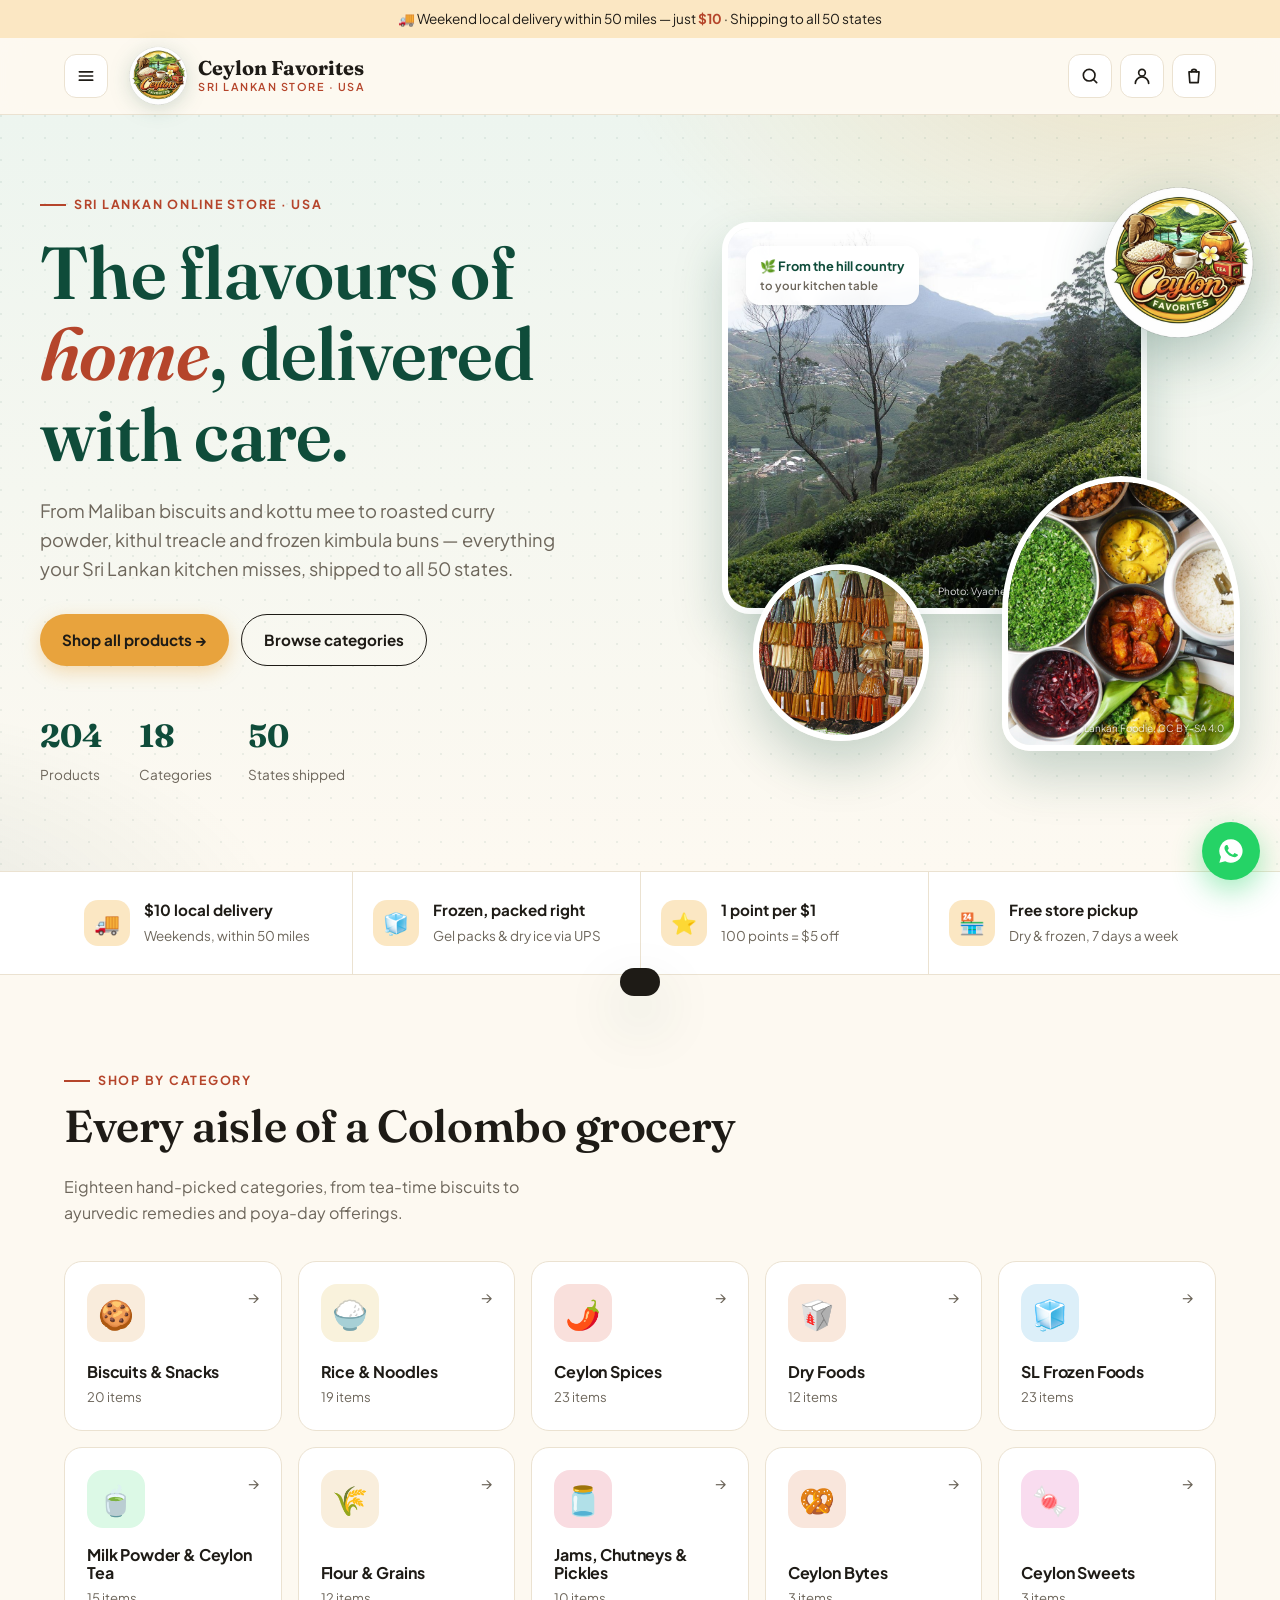
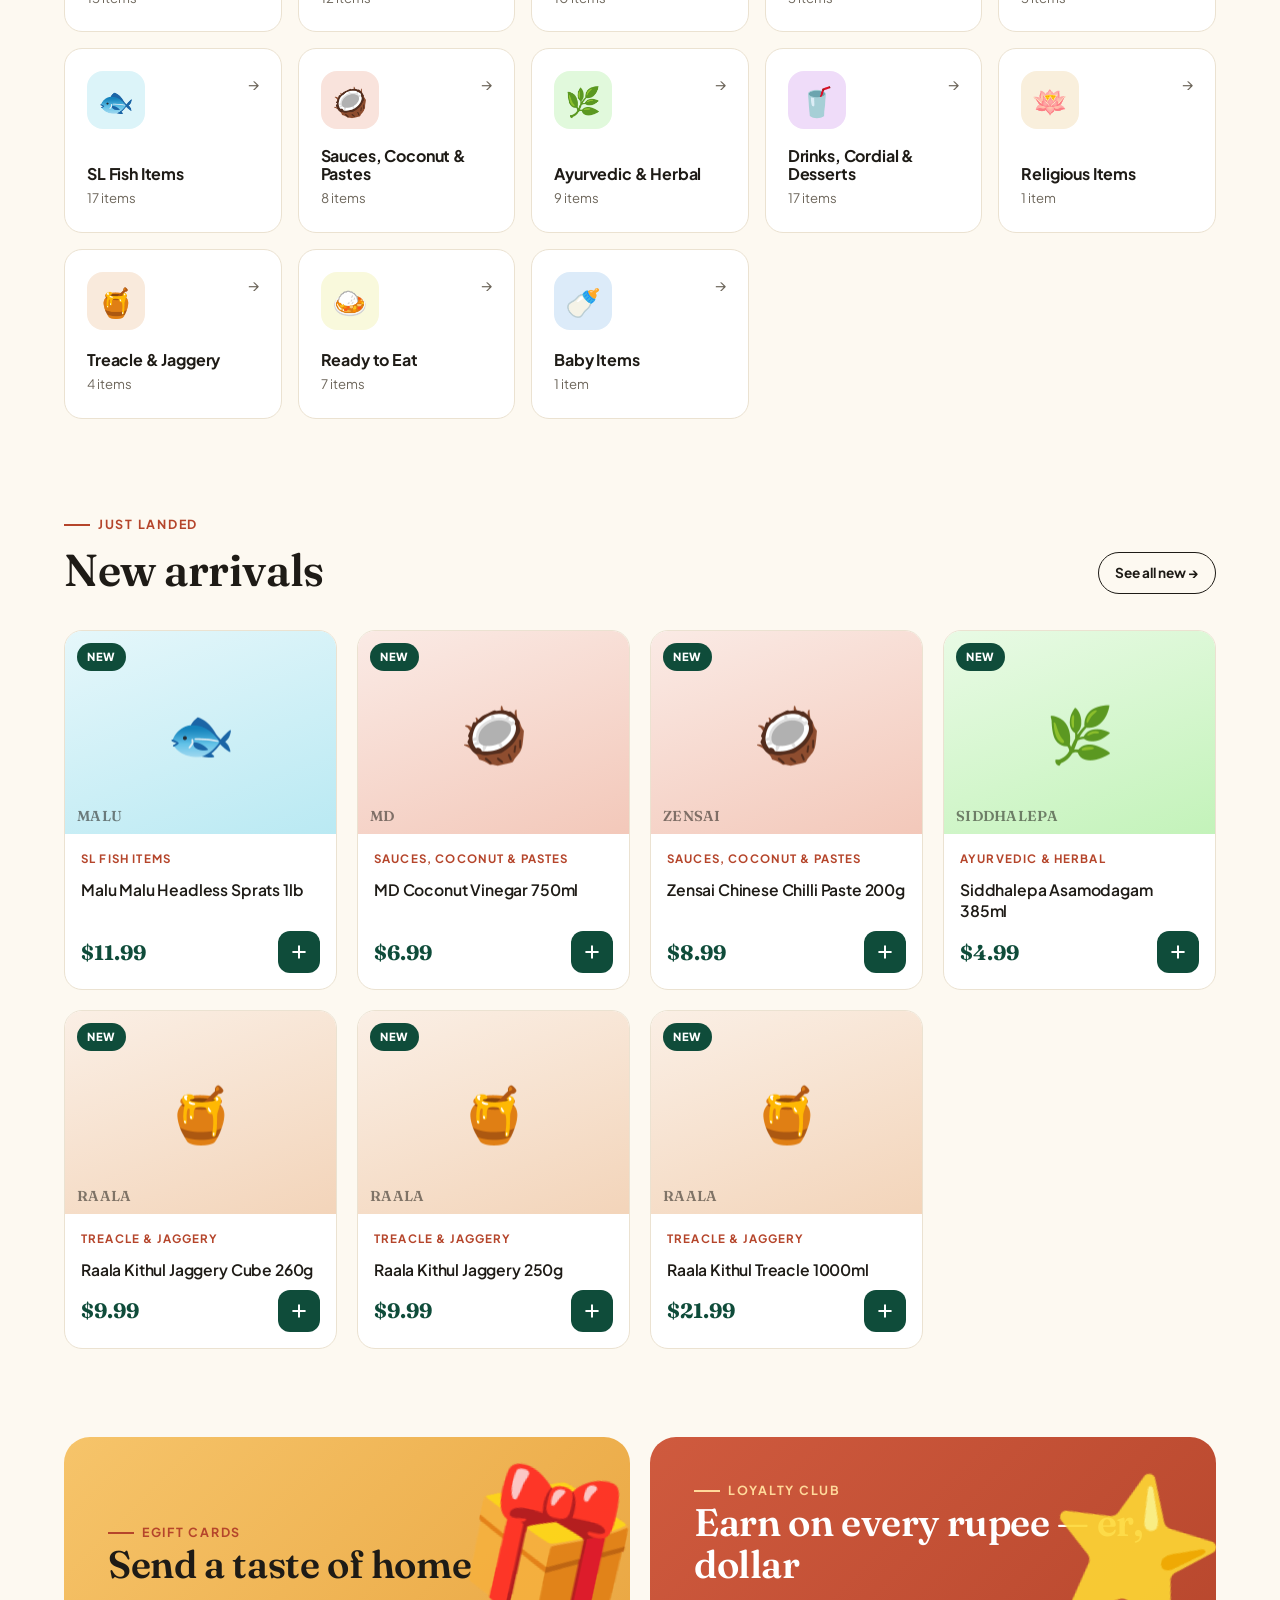
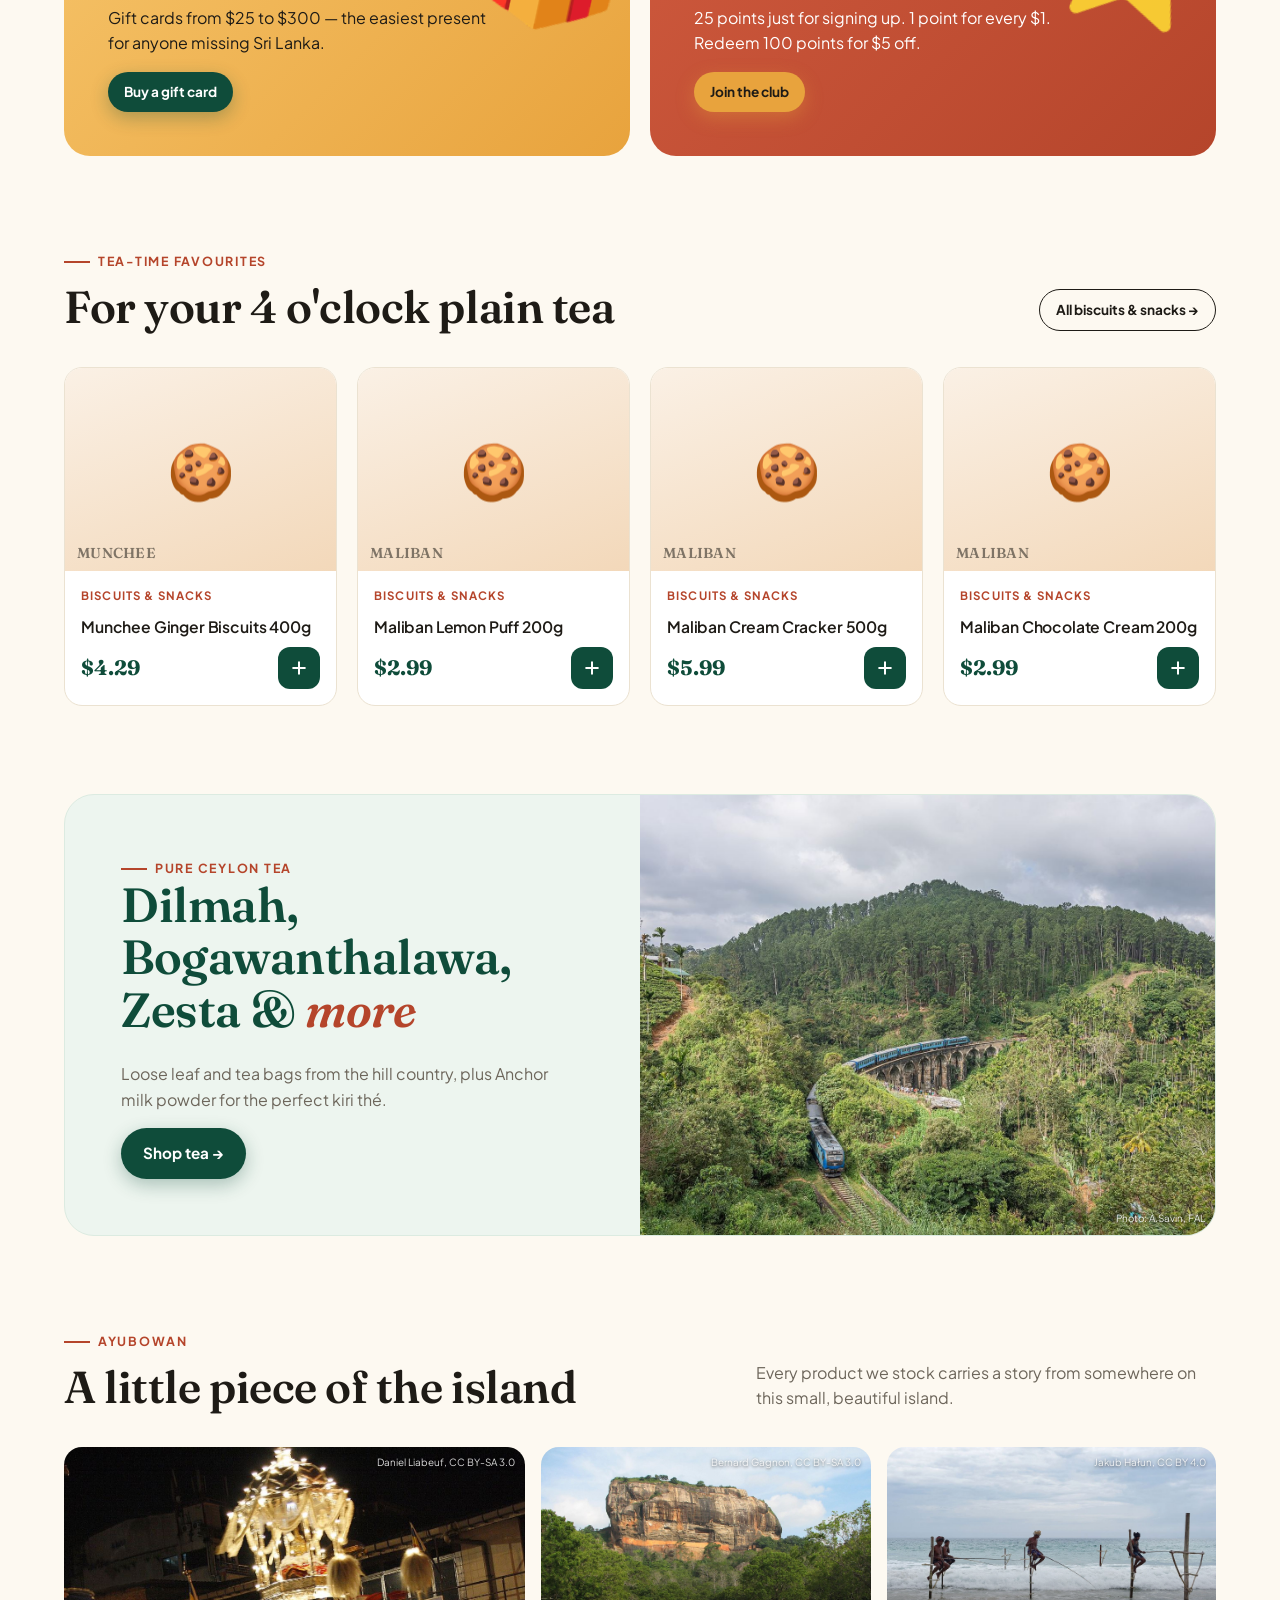
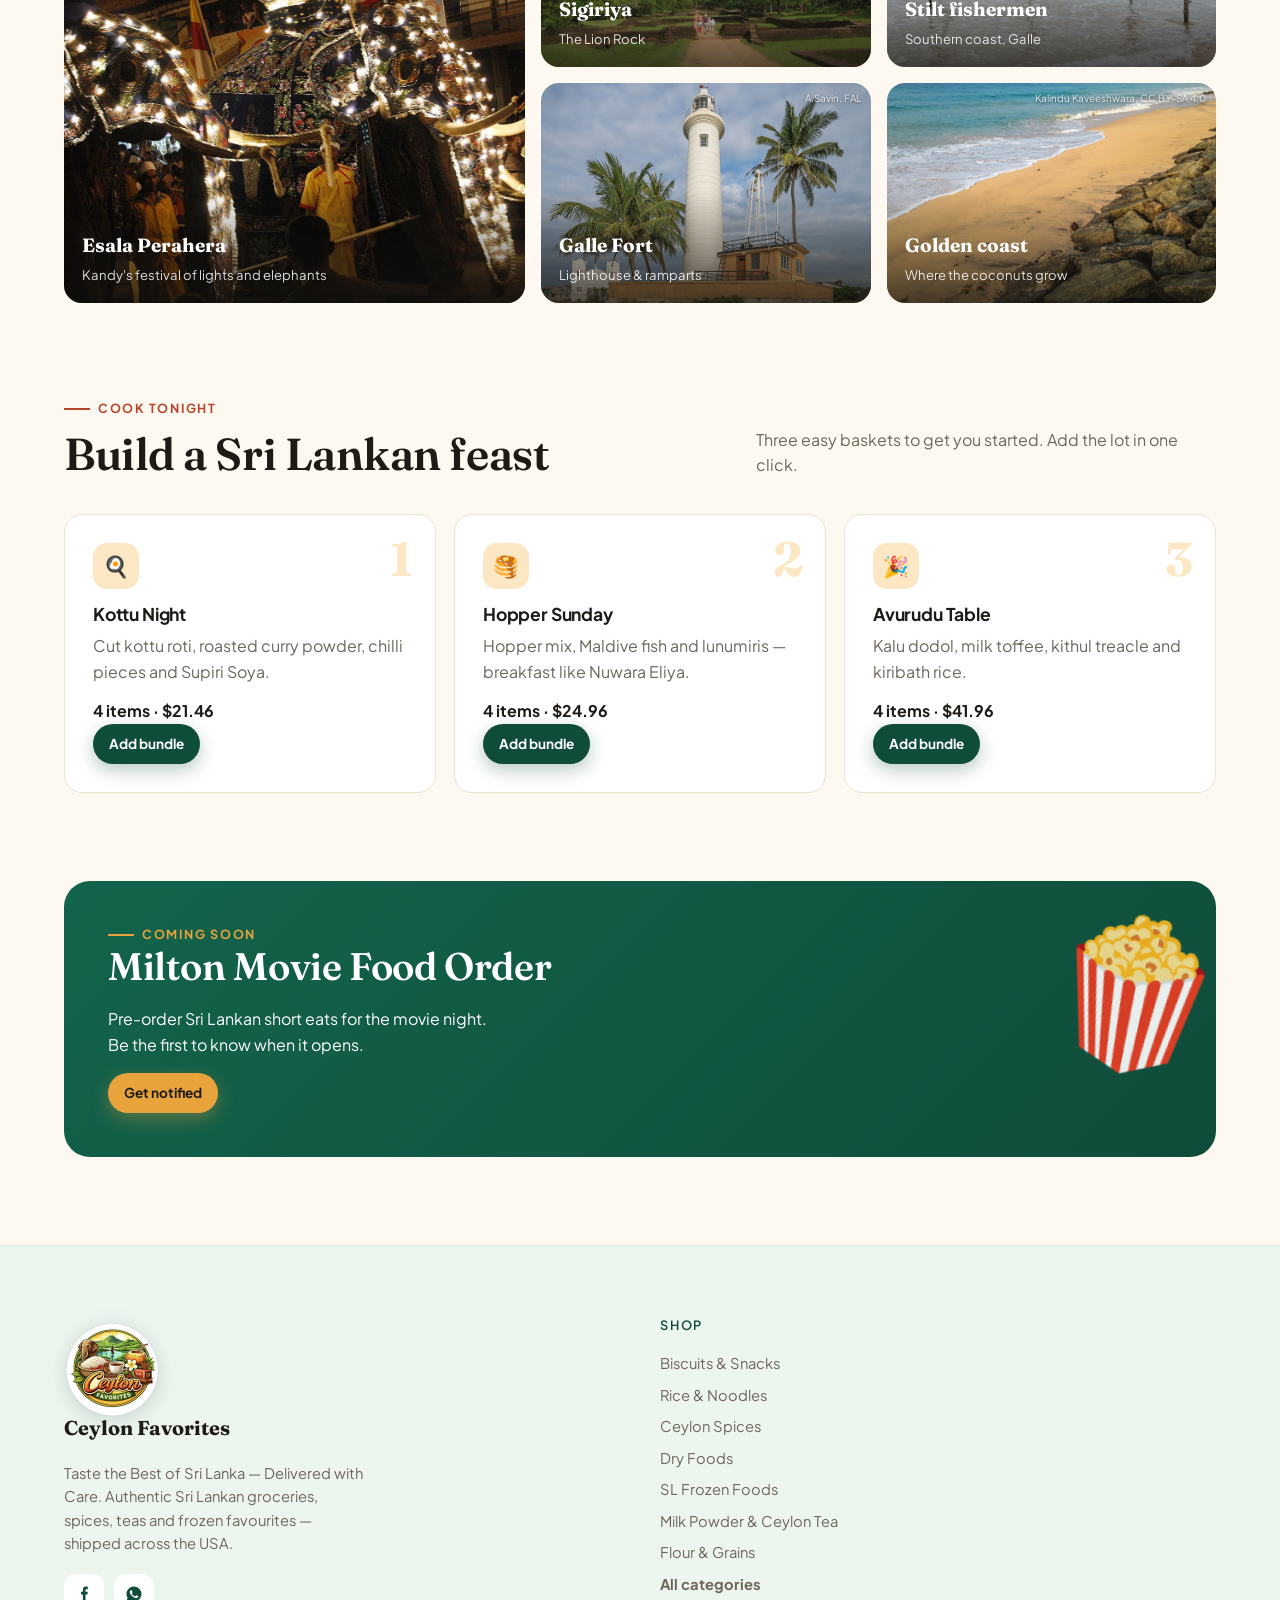
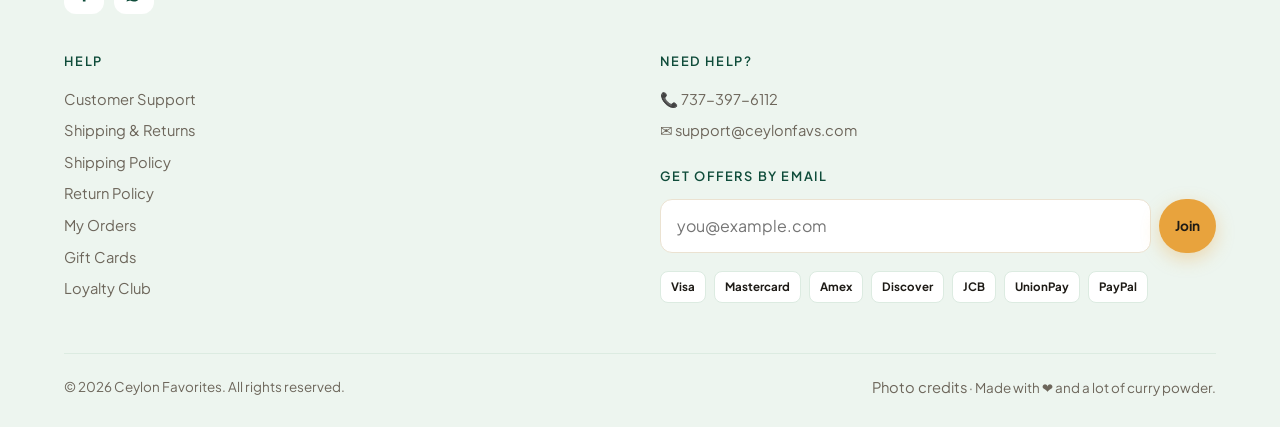
<file: index.html>
<!doctype html>
<html lang="en">
<head>
  <meta charset="utf-8">
  <meta name="viewport" content="width=device-width, initial-scale=1">
  <title>Ceylon Favorites — Sri Lankan Online Store USA</title>
  <meta name="description" content="Authentic Sri Lankan groceries, spices, teas, snacks and frozen foods delivered across the USA.">
  <link rel="preconnect" href="https://fonts.googleapis.com">
  <link rel="preconnect" href="https://fonts.gstatic.com" crossorigin>
  <link href="https://fonts.googleapis.com/css2?family=Fraunces:ital,opsz,wght@0,9..144,500;0,9..144,600;0,9..144,700;1,9..144,600&family=Plus+Jakarta+Sans:wght@400;500;600;700;800&display=swap" rel="stylesheet">
  <link rel="stylesheet" href="assets/css/style.css">
  <link rel="icon" type="image/png" href="assets/img/favicon.png">
  <link rel="apple-touch-icon" href="assets/img/logo-192.png">
</head>
<body data-page="home">

<main>
  <!-- Hero -->
  <section class="hero">
    <div class="wrap hero-grid">
      <div>
        <span class="eyebrow">Sri Lankan Online Store · USA</span>
        <h1>The flavours of <em>home</em>, delivered with care.</h1>
        <p class="lead">From Maliban biscuits and kottu mee to roasted curry powder, kithul treacle and frozen kimbula buns — everything your Sri Lankan kitchen misses, shipped to all 50 states.</p>
        <div class="hero-cta">
          <a class="btn btn-gold" href="category.html">Shop all products →</a>
          <a class="btn btn-ghost" href="#categories">Browse categories</a>
        </div>
        <div class="hero-stats">
          <div><b id="statProducts">180+</b><span>Products</span></div>
          <div><b>18</b><span>Categories</span></div>
          <div><b>50</b><span>States shipped</span></div>
        </div>
      </div>
      <div class="collage">
        <figure class="c1"><img src="assets/img/tea-plantation.jpg" alt="Tea plantations in the hills of Nuwara Eliya, Sri Lanka"><span class="credit">Photo: Vyacheslav Argenberg, CC BY 4.0</span></figure>
        <figure class="c2"><img src="assets/img/rice-and-curry.jpg" alt="Sri Lankan rice and curry with several curries and sambols"><span class="credit">Lankan Foodie, CC BY-SA 4.0</span></figure>
        <figure class="c3"><img src="assets/img/spices.jpg" alt="Spice stall in Kandy market"></figure>
        <img class="hero-badge" src="assets/img/logo.png" alt="Ceylon Favorites logo">
        <div class="tagline">🌿 From the hill country<small>to your kitchen table</small></div>
      </div>
</div>
    </div>
  </section>

  <!-- Perks -->
  <section class="perks">
    <div class="wrap perks-row">
      <div class="perk"><div class="perk-ico">🚚</div><div><b>$10 local delivery</b><span>Weekends, within 50 miles</span></div></div>
      <div class="perk"><div class="perk-ico">🧊</div><div><b>Frozen, packed right</b><span>Gel packs &amp; dry ice via UPS</span></div></div>
      <div class="perk"><div class="perk-ico">⭐</div><div><b>1 point per $1</b><span>100 points = $5 off</span></div></div>
      <div class="perk"><div class="perk-ico">🏪</div><div><b>Free store pickup</b><span>Dry &amp; frozen, 7 days a week</span></div></div>
    </div>
  </section>

  <!-- Categories -->
  <section class="block" id="categories">
    <div class="wrap">
      <div class="section-head">
        <div><span class="eyebrow dark">Shop by category</span><h2>Every aisle of a Colombo grocery</h2></div>
        <p>Eighteen hand-picked categories, from tea-time biscuits to ayurvedic remedies and poya-day offerings.</p>
      </div>
      <div class="cat-grid" id="catGrid"></div>
    </div>
  </section>

  <!-- New arrivals -->
  <section class="block" style="padding-top:0">
    <div class="wrap">
      <div class="section-head">
        <div><span class="eyebrow dark">Just landed</span><h2>New arrivals</h2></div>
        <a class="btn btn-ghost btn-sm" href="category.html?sort=new">See all new →</a>
      </div>
      <div class="prod-grid" id="newGrid"></div>
    </div>
  </section>

  <!-- Promos -->
  <section class="block" style="padding-top:0">
    <div class="wrap split">
      <a class="promo gold reveal" href="gift-card.html">
        <span class="big-emo">🎁</span>
        <span class="eyebrow dark">eGift Cards</span>
        <h3>Send a taste of home</h3>
        <p>Gift cards from $25 to $300 — the easiest present for anyone missing Sri Lanka.</p>
        <span class="btn btn-primary btn-sm" style="align-self:flex-start">Buy a gift card</span>
      </a>
      <a class="promo red reveal" href="loyalty.html">
        <span class="big-emo">⭐</span>
        <span class="eyebrow" style="color:#ffd99a">Loyalty Club</span>
        <h3>Earn on every rupee — er, dollar</h3>
        <p>25 points just for signing up. 1 point for every $1. Redeem 100 points for $5 off.</p>
        <span class="btn btn-gold btn-sm" style="align-self:flex-start">Join the club</span>
      </a>
    </div>
  </section>

  <!-- Tea-time favourites -->
  <section class="block" style="padding-top:0">
    <div class="wrap">
      <div class="section-head">
        <div><span class="eyebrow dark">Tea-time favourites</span><h2>For your 4 o'clock plain tea</h2></div>
        <a class="btn btn-ghost btn-sm" href="category.html?c=biscuits-and-snacks">All biscuits &amp; snacks →</a>
      </div>
      <div class="prod-grid" id="teaGrid"></div>
    </div>
  </section>

  <!-- Tea band -->
  <section class="block" style="padding-top:0">
    <div class="wrap">
      <div class="tea-band reveal">
        <div class="tea-copy">
          <span class="eyebrow">Pure Ceylon Tea</span>
          <h2>Dilmah, Bogawanthalawa, Zesta &amp; <em>more</em></h2>
          <p style="max-width:460px;color:var(--muted)">Loose leaf and tea bags from the hill country, plus Anchor milk powder for the perfect kiri thé.</p>
          <a class="btn btn-primary" href="category.html?c=milk-powder-ceylon-tea">Shop tea →</a>
        </div>
        <div class="tea-photo"><img src="assets/img/nine-arch-bridge.jpg" alt="Train crossing the Nine Arch Bridge near Ella through tea country" loading="lazy"><span class="photo-credit">Photo: A.Savin, FAL</span></div>
      </div>
    </div>
  </section>

  <!-- From the island -->
  <section class="block" style="padding-top:0">
    <div class="wrap">
      <div class="section-head">
        <div><span class="eyebrow dark">Ayubowan</span><h2>A little piece of the island</h2></div>
        <p>Every product we stock carries a story from somewhere on this small, beautiful island.</p>
      </div>
      <div class="island">
        <figure class="reveal"><img src="assets/img/perahera.jpg" alt="Decorated elephants at the Kandy Esala Perahera" loading="lazy"><span class="credit">Daniel Liabeuf, CC BY-SA 3.0</span><figcaption><b>Esala Perahera</b><span>Kandy's festival of lights and elephants</span></figcaption></figure>
        <figure class="reveal"><img src="assets/img/sigiriya.jpg" alt="Sigiriya rock fortress" loading="lazy"><span class="credit">Bernard Gagnon, CC BY-SA 3.0</span><figcaption><b>Sigiriya</b><span>The Lion Rock</span></figcaption></figure>
        <figure class="reveal"><img src="assets/img/stilt-fishing.jpg" alt="Stilt fishermen near Galle" loading="lazy"><span class="credit">Jakub Hałun, CC BY 4.0</span><figcaption><b>Stilt fishermen</b><span>Southern coast, Galle</span></figcaption></figure>
        <figure class="reveal"><img src="assets/img/galle-lighthouse.jpg" alt="Galle Fort lighthouse among coconut palms" loading="lazy"><span class="credit">A.Savin, FAL</span><figcaption><b>Galle Fort</b><span>Lighthouse &amp; ramparts</span></figcaption></figure>
        <figure class="reveal"><img src="assets/img/galle-beach.jpg" alt="Golden sand beach in Galle" loading="lazy"><span class="credit">Kalindu Kaveeshwara, CC BY-SA 4.0</span><figcaption><b>Golden coast</b><span>Where the coconuts grow</span></figcaption></figure>
      </div>
    </div>
  </section>

  <!-- Cook tonight -->
  <section class="block" style="padding-top:0">
    <div class="wrap">
      <div class="section-head">
        <div><span class="eyebrow dark">Cook tonight</span><h2>Build a Sri Lankan feast</h2></div>
        <p>Three easy baskets to get you started. Add the lot in one click.</p>
      </div>
      <div class="steps" id="bundles"></div>
    </div>
  </section>

  <!-- Coming soon -->
  <section class="block" style="padding-top:0">
    <div class="wrap">
      <a class="promo green reveal" href="movie-food-order.html" style="min-height:240px">
        <span class="big-emo">🍿</span>
        <span class="eyebrow">Coming soon</span>
        <h3>Milton Movie Food Order</h3>
        <p>Pre-order Sri Lankan short eats for the movie night. Be the first to know when it opens.</p>
        <span class="btn btn-gold btn-sm" style="align-self:flex-start">Get notified</span>
      </a>
    </div>
  </section>
</main>

<script src="assets/js/data.js"></script>
<script src="assets/js/main.js"></script>
<script>
  (function () {
    const { D, products, productCard, tint, esc, catLink, addToCart, toast, observeReveals, money, byId } = window.CF;
    document.getElementById("statProducts").textContent = products.length;

    document.getElementById("catGrid").innerHTML = D.categories.map((c) => `
      <a class="cat-card reveal" href="${catLink(c)}">
        <span class="arrow">→</span>
        <span class="emo" style="background:${tint(c.hue)}">${c.icon}</span>
        <div><h3>${esc(c.name)}</h3><small>${c.products.length} item${c.products.length > 1 ? "s" : ""}</small></div>
      </a>`).join("");

    document.getElementById("newGrid").innerHTML = products.filter((p) => p.isNew).slice(0, 8).map((p) => productCard(p, true)).join("");

    const tea = ["Maliban Lemon Puff 200g", "Munchee Ginger Biscuits 400g", "Maliban Cream Cracker 500g", "Maliban Chocolate Cream 200g"];
    document.getElementById("teaGrid").innerHTML = products.filter((p) => tea.includes(p.name)).map((p) => productCard(p, true)).join("");

    const find = (n) => products.find((p) => p.name === n);
    const bundles = [
      { icon: "🍳", title: "Kottu Night", text: "Cut kottu roti, roasted curry powder, chilli pieces and Supiri Soya.", items: ["Fab Cut Kottu Roti 1kg", "Wijaya Roasted Curry Powder 250g", "Wijaya Chilli Pieces 250g", "Delmege Supiri Soya 90g Chicken"] },
      { icon: "🥞", title: "Hopper Sunday", text: "Hopper mix, Maldive fish and lunumiris — breakfast like Nuwara Eliya.", items: ["Wijaya Hopper Mixture 400g", "MD Lunumiris 380g", "MD Maldive Fish Chips 200g Packet", "Yara Grated Coconut 400g"] },
      { icon: "🎉", title: "Avurudu Table", text: "Kalu dodol, milk toffee, kithul treacle and kiribath rice.", items: ["Mikee Kalu Dodol 500g", "Mikee Milk Toffee 200g", "AMK Kithul Treacle 725ml", "White Raw Rice (Kiribath) 4lb"] }
    ];
    document.getElementById("bundles").innerHTML = bundles.map((b, i) => {
      const items = b.items.map(find).filter(Boolean);
      const total = items.reduce((s, p) => s + p.price, 0);
      return `<div class="step reveal">
        <div class="perk-ico">${b.icon}</div>
        <h3>${b.title}</h3>
        <p>${b.text}</p>
        <p style="margin-top:14px;color:var(--ink)"><b>${items.length} items · ${money(total)}</b></p>
        <button class="btn btn-primary btn-sm" data-bundle="${i}">Add bundle</button>
      </div>`;
    }).join("");
    document.getElementById("bundles").addEventListener("click", (e) => {
      const b = e.target.closest("[data-bundle]");
      if (!b) return;
      bundles[b.dataset.bundle].items.map(find).filter(Boolean).forEach((p) => addToCart(p.id));
      toast(`🧺 ${bundles[b.dataset.bundle].title} bundle added`);
    });

    observeReveals();
  })();
</script>
</body>
</html>
</file>
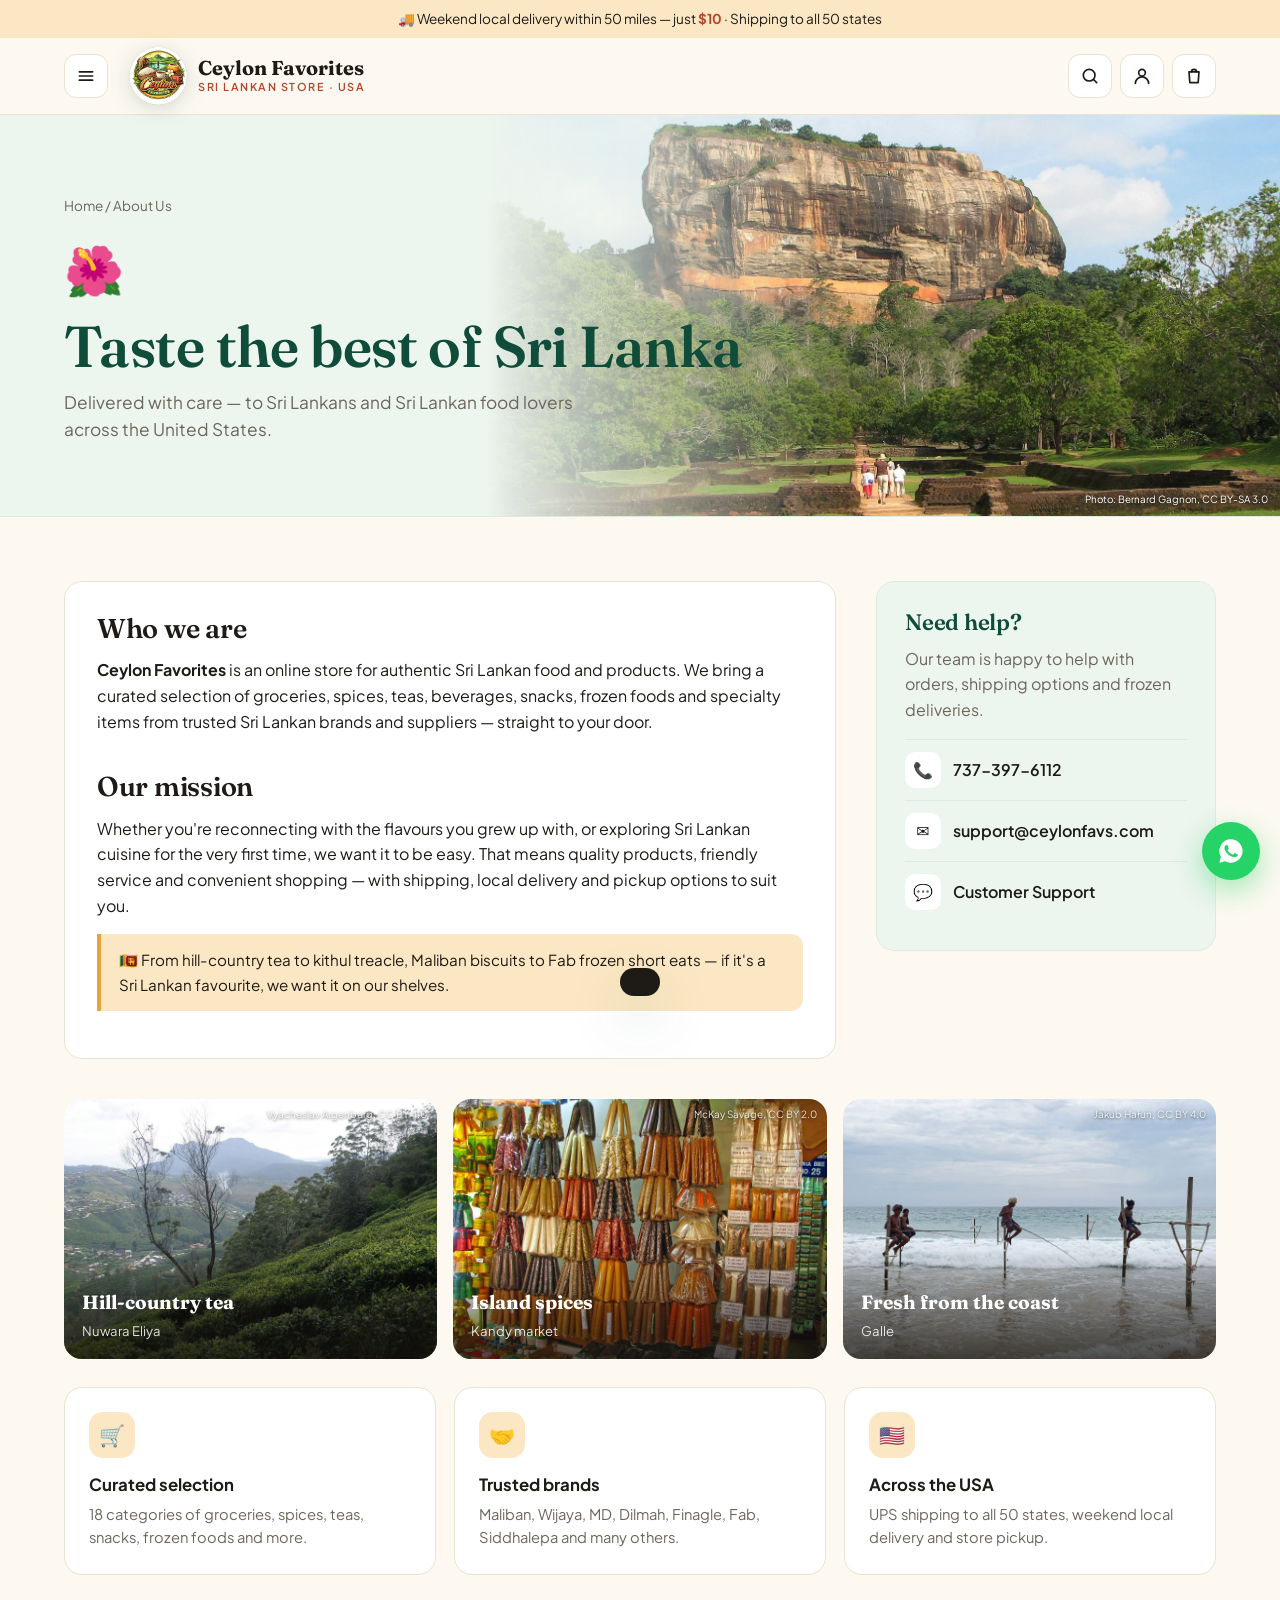
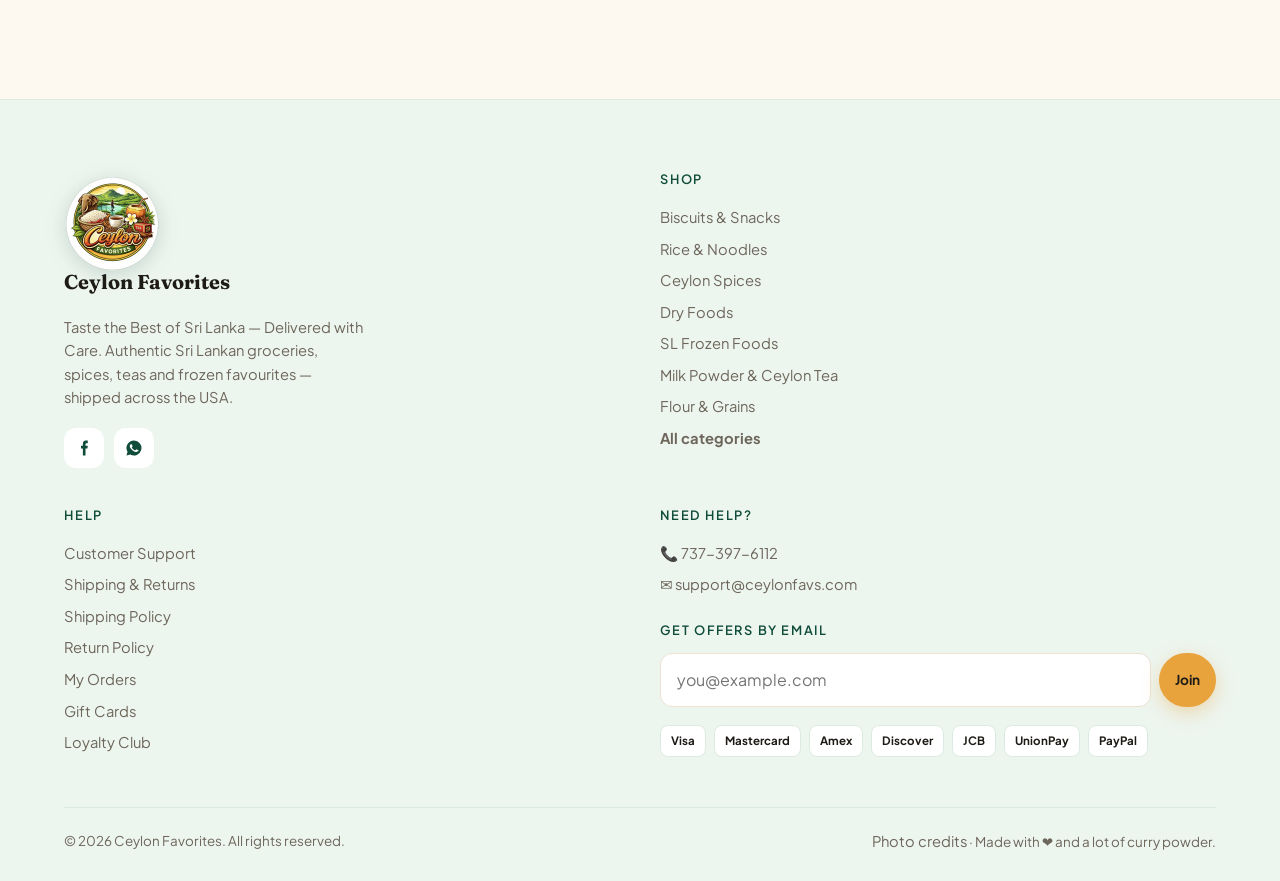
<file: about.html>
<!doctype html>
<html lang="en">
<head>
  <meta charset="utf-8">
  <meta name="viewport" content="width=device-width, initial-scale=1">
  <title>About Us — Ceylon Favorites</title>
  <link rel="preconnect" href="https://fonts.googleapis.com">
  <link rel="preconnect" href="https://fonts.gstatic.com" crossorigin>
  <link href="https://fonts.googleapis.com/css2?family=Fraunces:ital,opsz,wght@0,9..144,500;0,9..144,600;0,9..144,700;1,9..144,600&family=Plus+Jakarta+Sans:wght@400;500;600;700;800&display=swap" rel="stylesheet">
  <link rel="stylesheet" href="assets/css/style.css">
  <link rel="icon" type="image/png" href="assets/img/favicon.png">
  <link rel="apple-touch-icon" href="assets/img/logo-192.png">
</head>
<body data-page="about">
<main>
<section class="page-hero has-photo"><div class="hero-photo" style="background-image:url(assets/img/sigiriya.jpg)"></div><span class="photo-credit" style="color:#fff;font-size:.62rem;text-shadow:0 1px 3px rgba(0,0,0,.6)">Photo: Bernard Gagnon, CC BY-SA 3.0</span><div class="wrap">
  <div class="crumbs"><a href="index.html">Home</a> / About Us</div>
  <div class="hero-emo">🌺</div>
  <h1>Taste the best of Sri Lanka</h1>
  <p>Delivered with care — to Sri Lankans and Sri Lankan food lovers across the United States.</p>
</div></section>
<section class="content"><div class="wrap">
  <div class="content-grid">
    <div>
      <div class="card prose reveal">
        <h2>Who we are</h2>
        <p><b>Ceylon Favorites</b> is an online store for authentic Sri Lankan food and products. We bring a curated selection of groceries, spices, teas, beverages, snacks, frozen foods and specialty items from trusted Sri Lankan brands and suppliers — straight to your door.</p>
        <h2>Our mission</h2>
        <p>Whether you're reconnecting with the flavours you grew up with, or exploring Sri Lankan cuisine for the very first time, we want it to be easy. That means quality products, friendly service and convenient shopping — with shipping, local delivery and pickup options to suit you.</p>
        <p class="note">🇱🇰 From hill-country tea to kithul treacle, Maliban biscuits to Fab frozen short eats — if it's a Sri Lankan favourite, we want it on our shelves.</p>
      </div>
    </div>
    <aside class="aside-card">
  <h3>Need help?</h3>
  <p style="color:rgba(255,255,255,.75)">Our team is happy to help with orders, shipping options and frozen deliveries.</p>
  <a class="line" href="tel:+17373976112"><span class="ico">📞</span>737-397-6112</a>
  <a class="line" href="mailto:support@ceylonfavs.com"><span class="ico">✉️</span>support@ceylonfavs.com</a>
  <a class="line" href="customer-support.html"><span class="ico">💬</span>Customer Support</a>
</aside>
  </div>
  <div class="island trio" style="margin-top:40px">
    <figure class="reveal"><img src="assets/img/tea-plantation.jpg" alt="Tea plantations near Nuwara Eliya" loading="lazy"><span class="credit">Vyacheslav Argenberg, CC BY 4.0</span><figcaption><b>Hill-country tea</b><span>Nuwara Eliya</span></figcaption></figure>
    <figure class="reveal"><img src="assets/img/spices.jpg" alt="Spice shop in Kandy market" loading="lazy"><span class="credit">McKay Savage, CC BY 2.0</span><figcaption><b>Island spices</b><span>Kandy market</span></figcaption></figure>
    <figure class="reveal"><img src="assets/img/stilt-fishing.jpg" alt="Stilt fishermen near Galle" loading="lazy"><span class="credit">Jakub Hałun, CC BY 4.0</span><figcaption><b>Fresh from the coast</b><span>Galle</span></figcaption></figure>
  </div>
  <div class="info-grid" style="margin-top:28px">
    <div class="info reveal"><div class="perk-ico">🛒</div><b>Curated selection</b><p>18 categories of groceries, spices, teas, snacks, frozen foods and more.</p></div>
    <div class="info reveal"><div class="perk-ico">🤝</div><b>Trusted brands</b><p>Maliban, Wijaya, MD, Dilmah, Finagle, Fab, Siddhalepa and many others.</p></div>
    <div class="info reveal"><div class="perk-ico">🇺🇸</div><b>Across the USA</b><p>UPS shipping to all 50 states, weekend local delivery and store pickup.</p></div>
  </div>
</div></section>
</main>
<script src="assets/js/data.js"></script>
<script src="assets/js/main.js"></script>

</body>
</html>
</file>
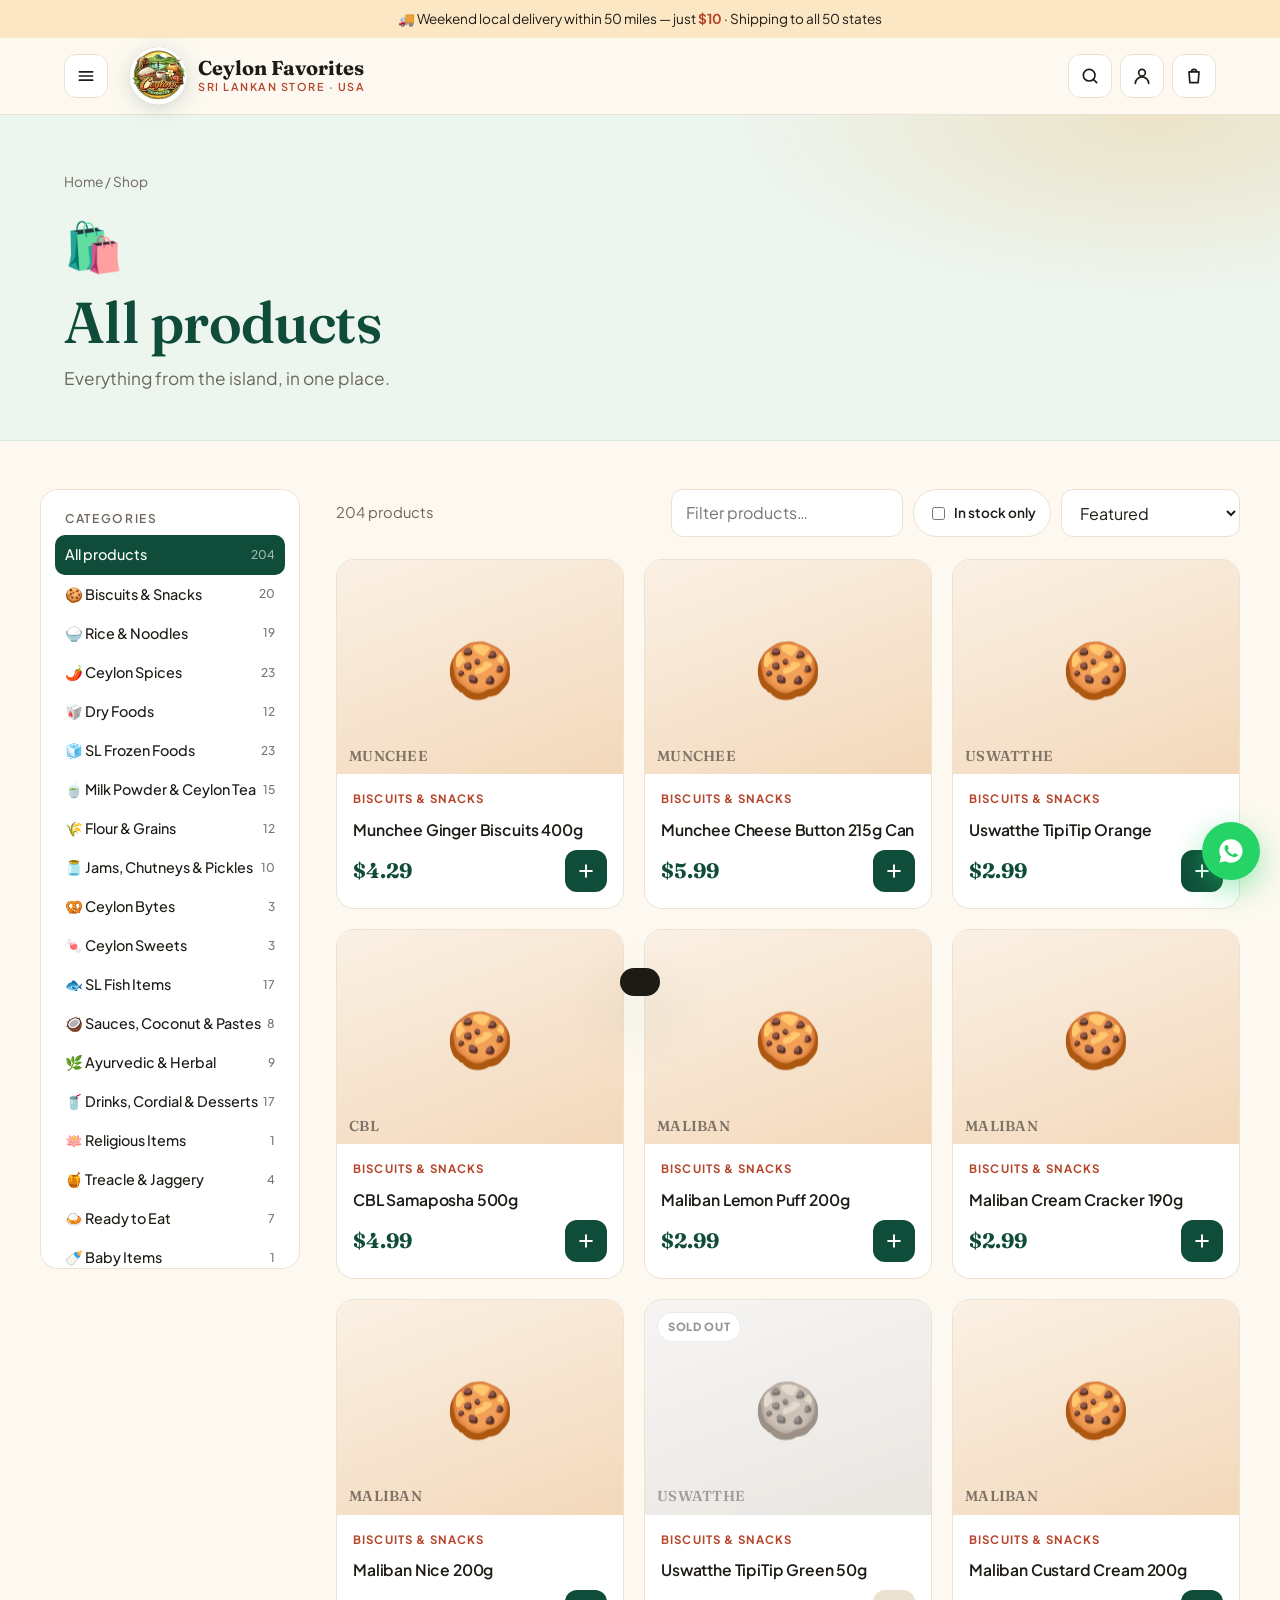
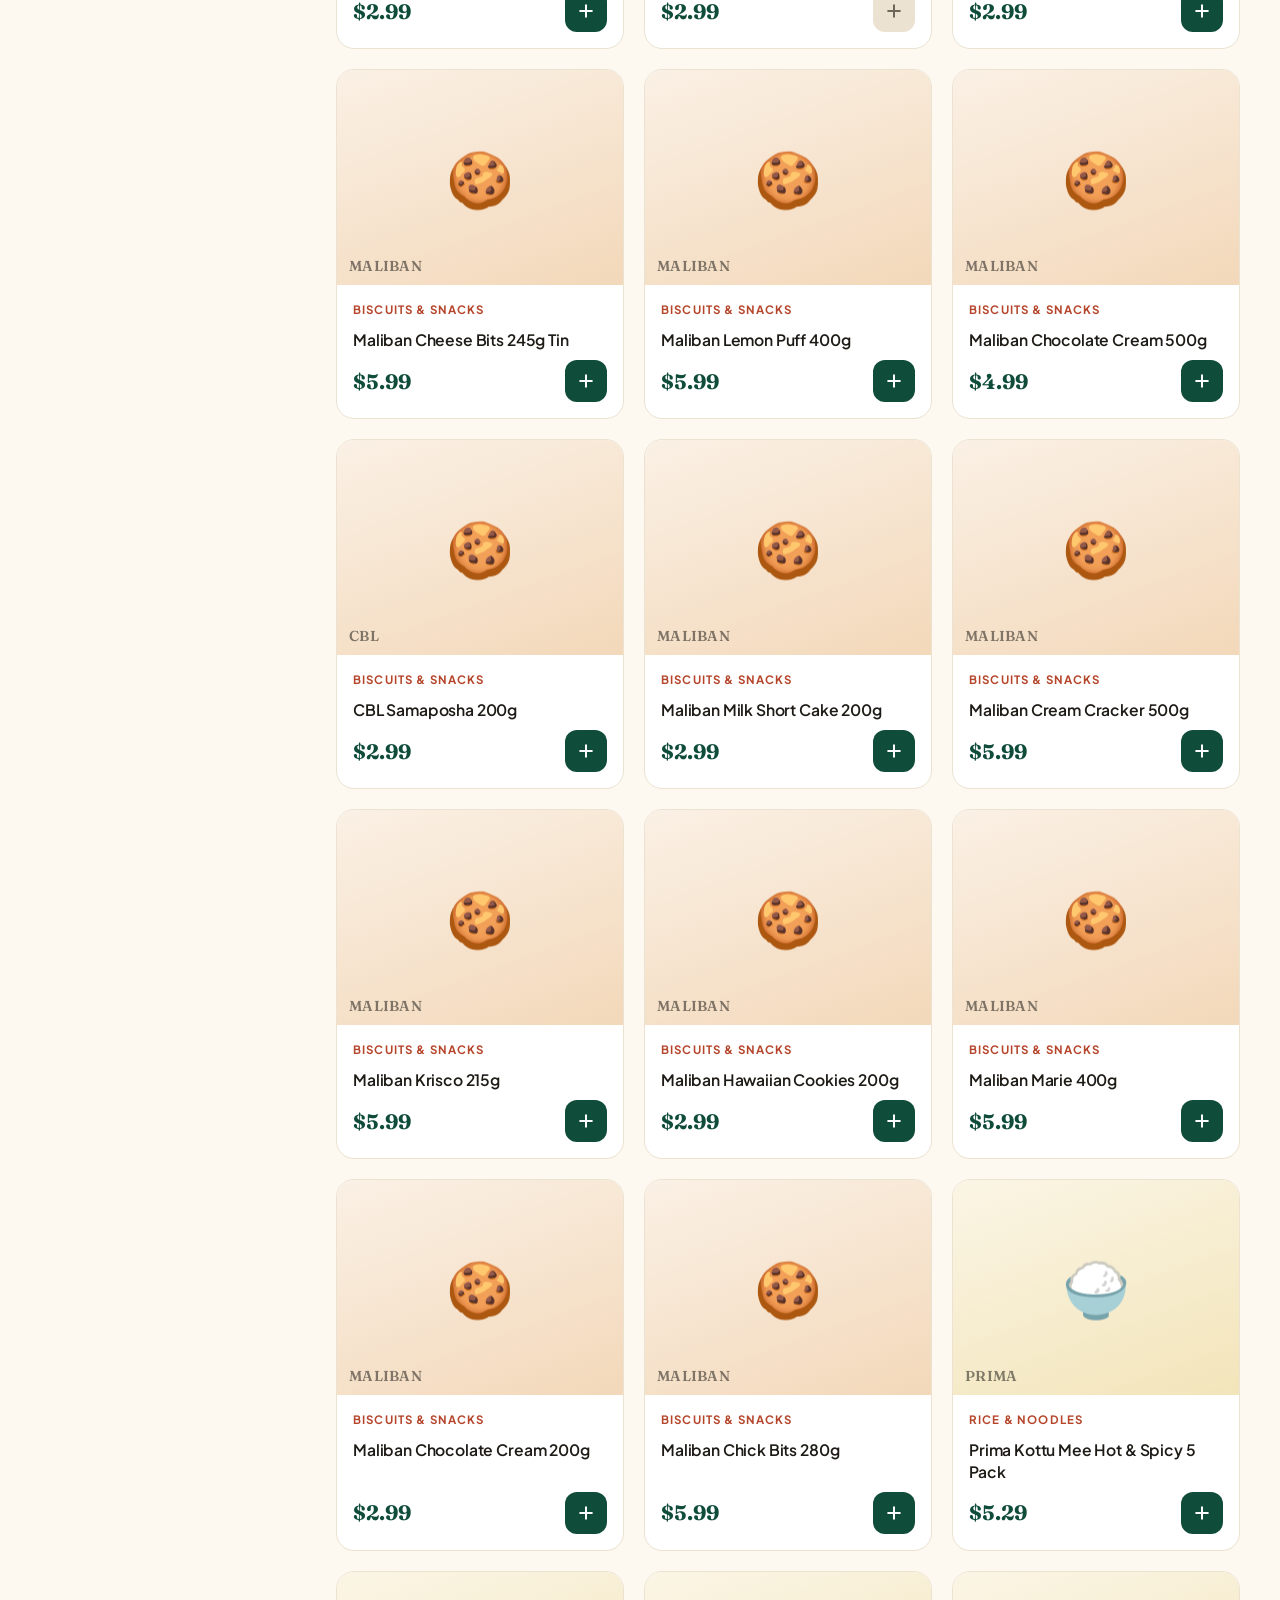
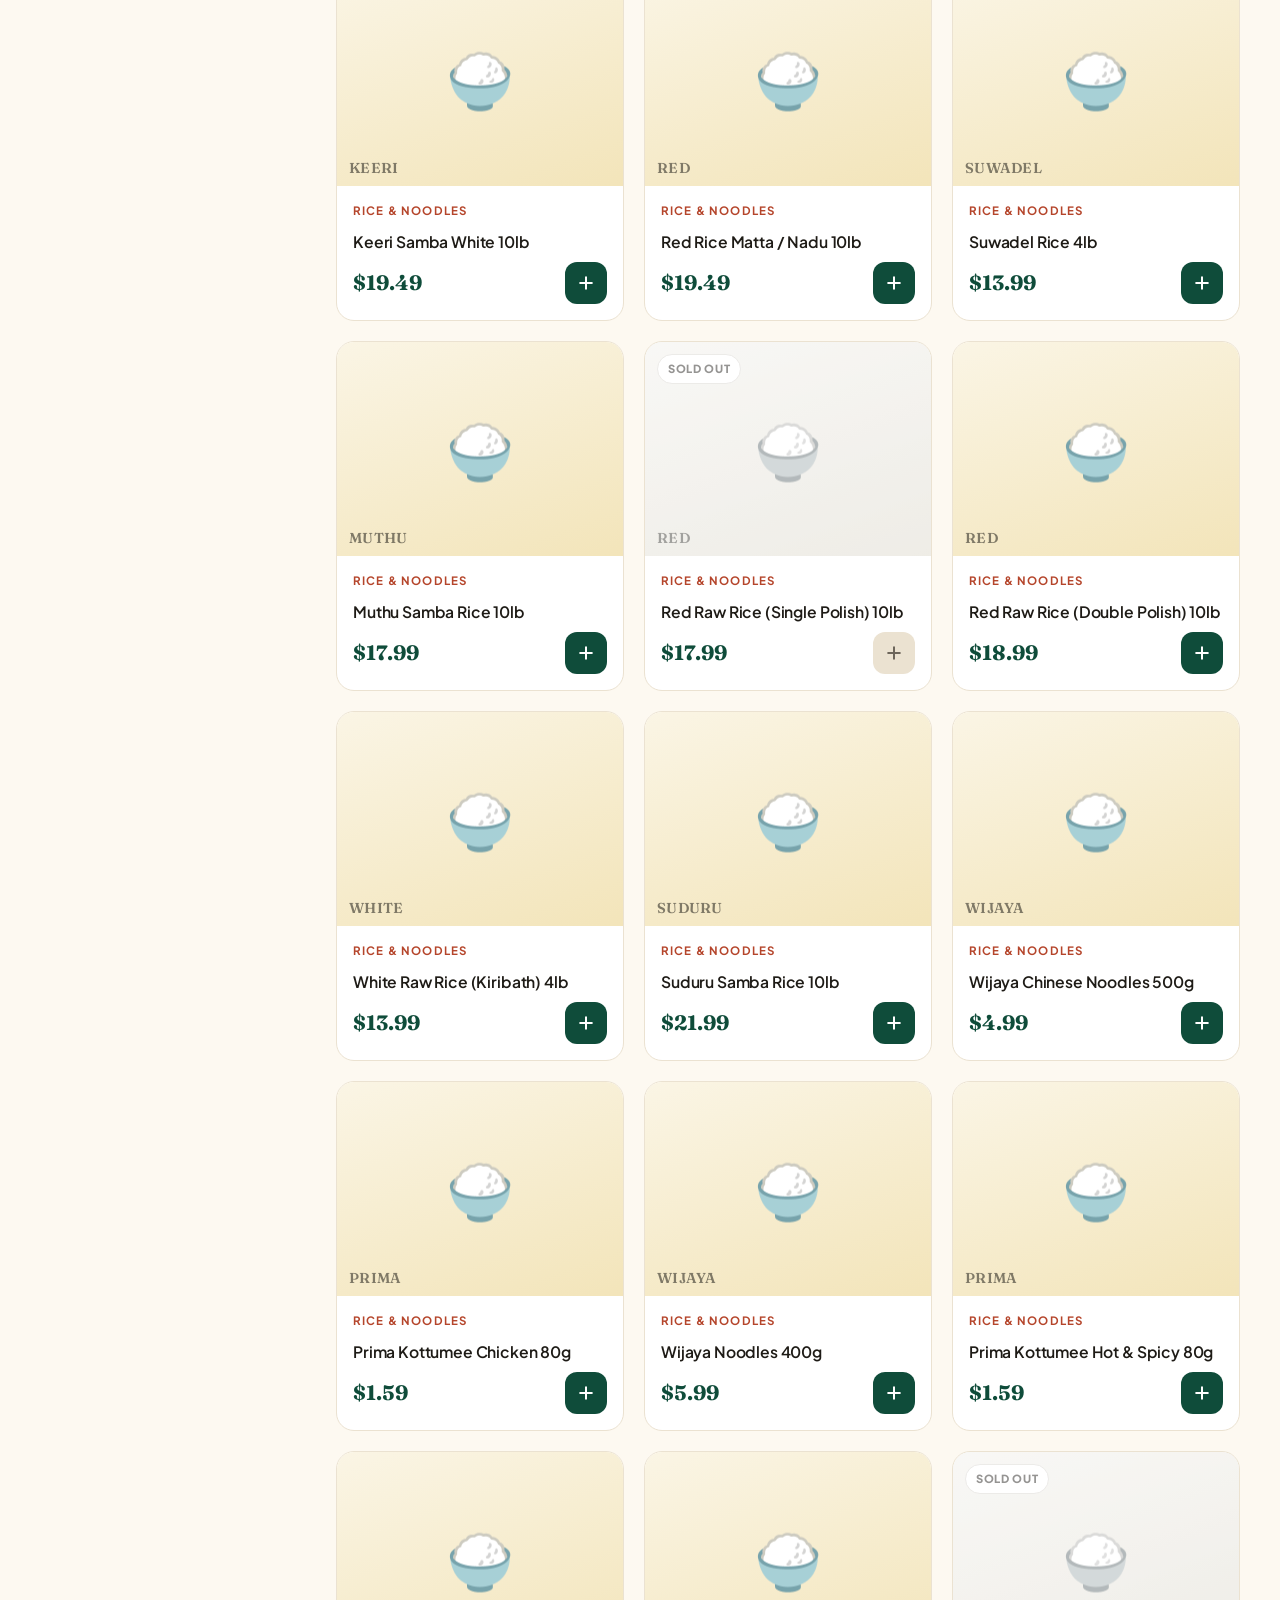
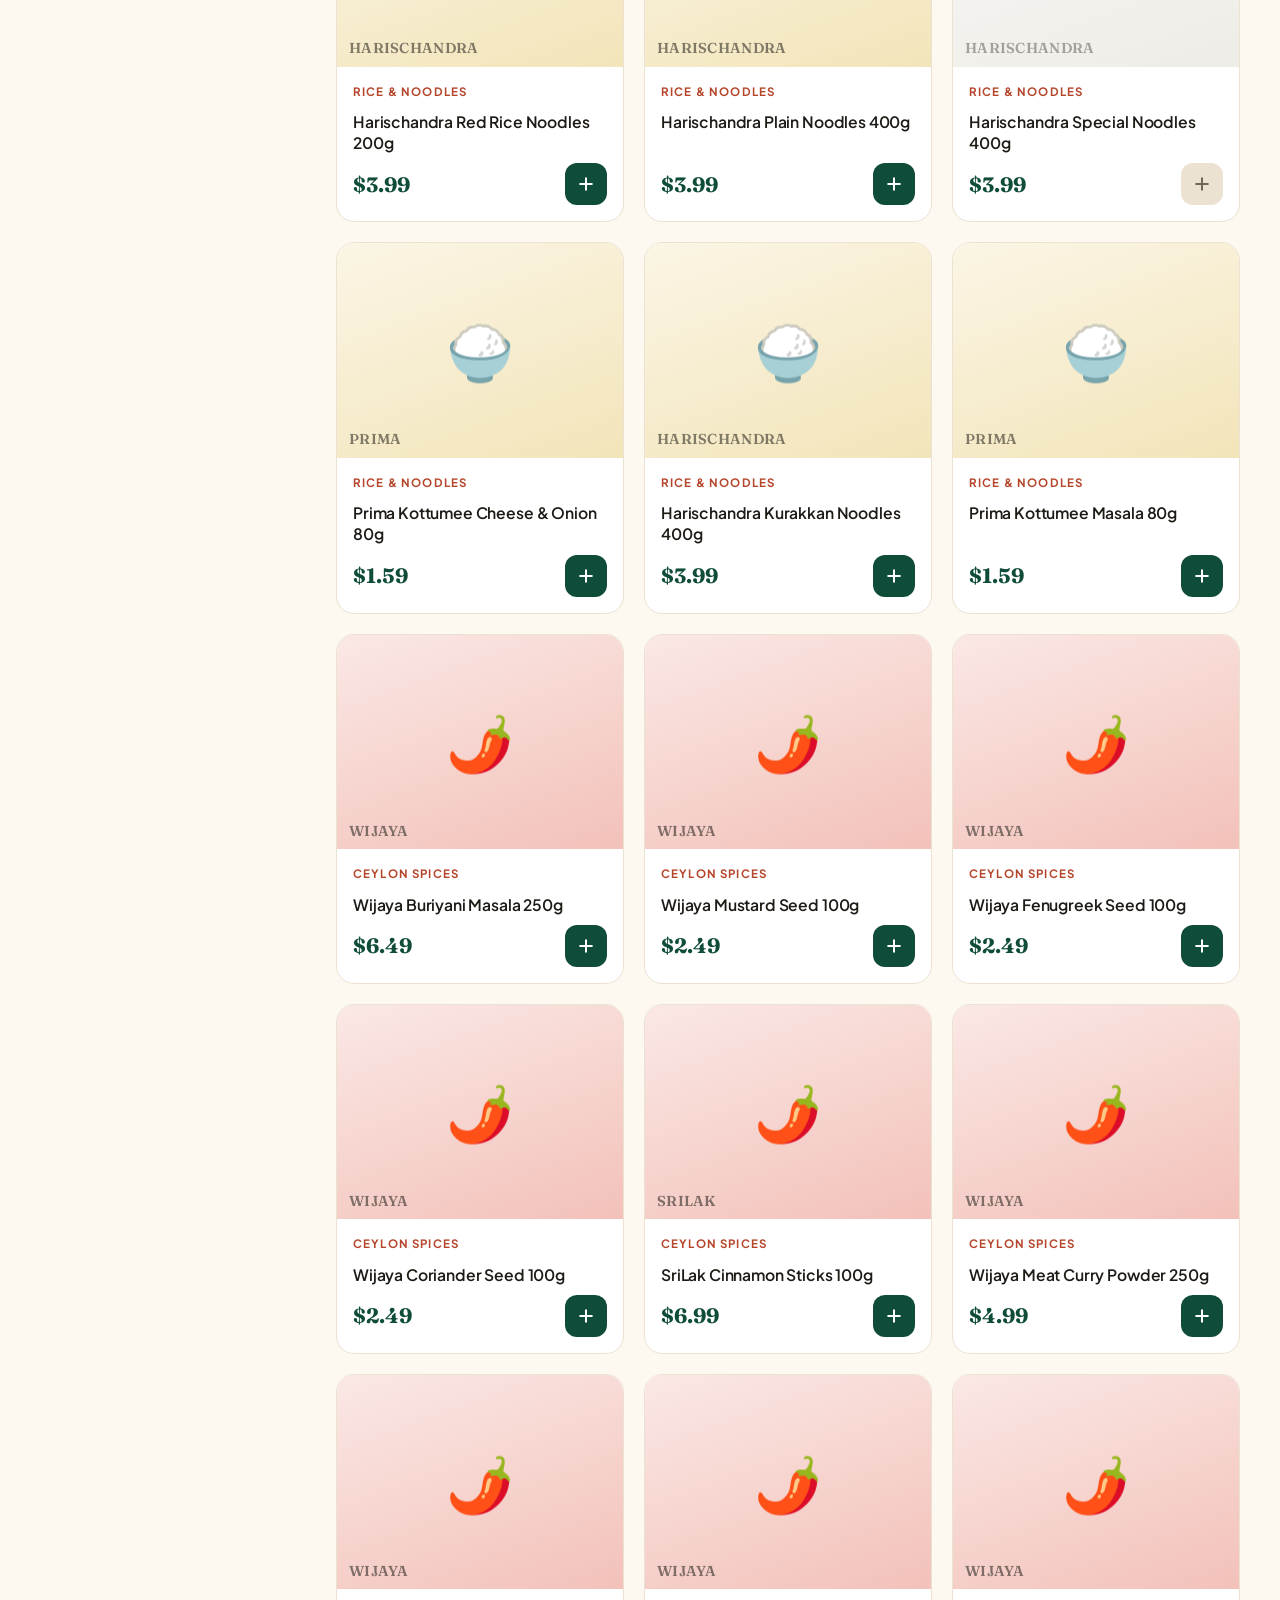
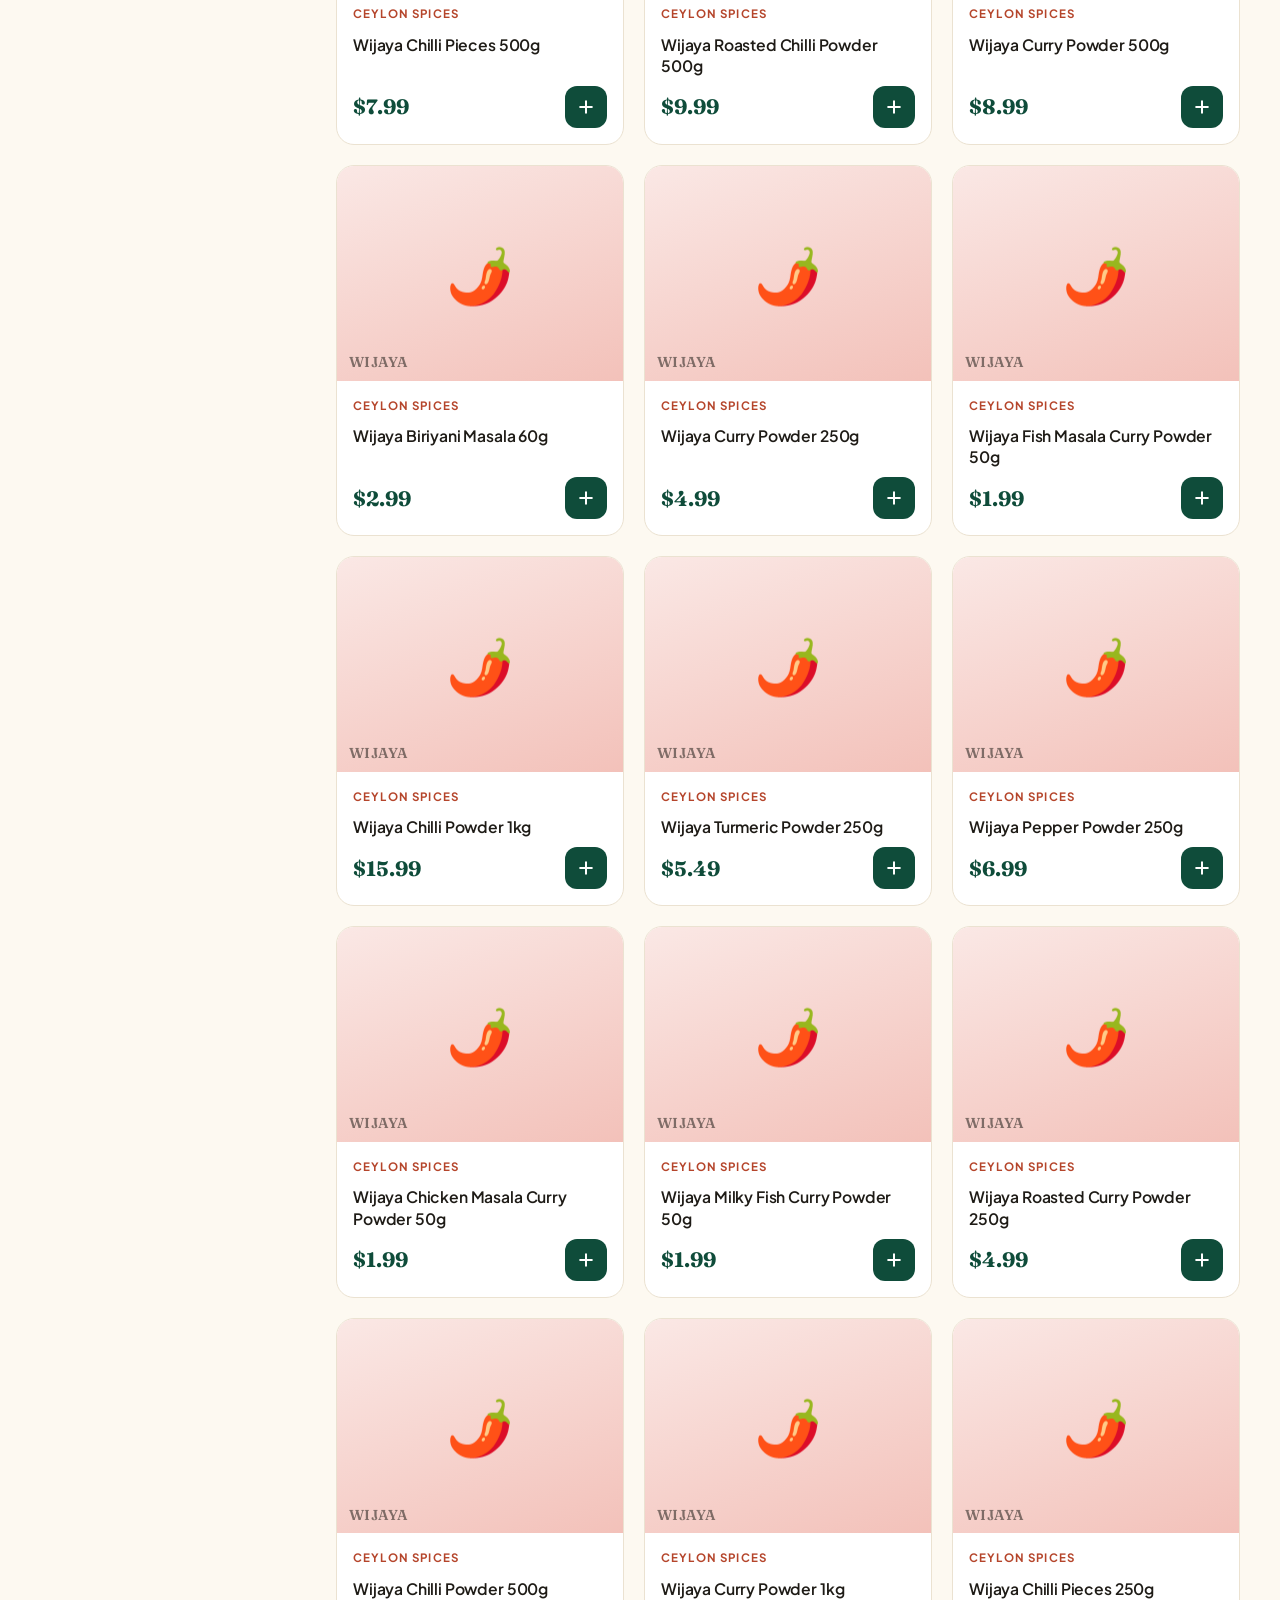
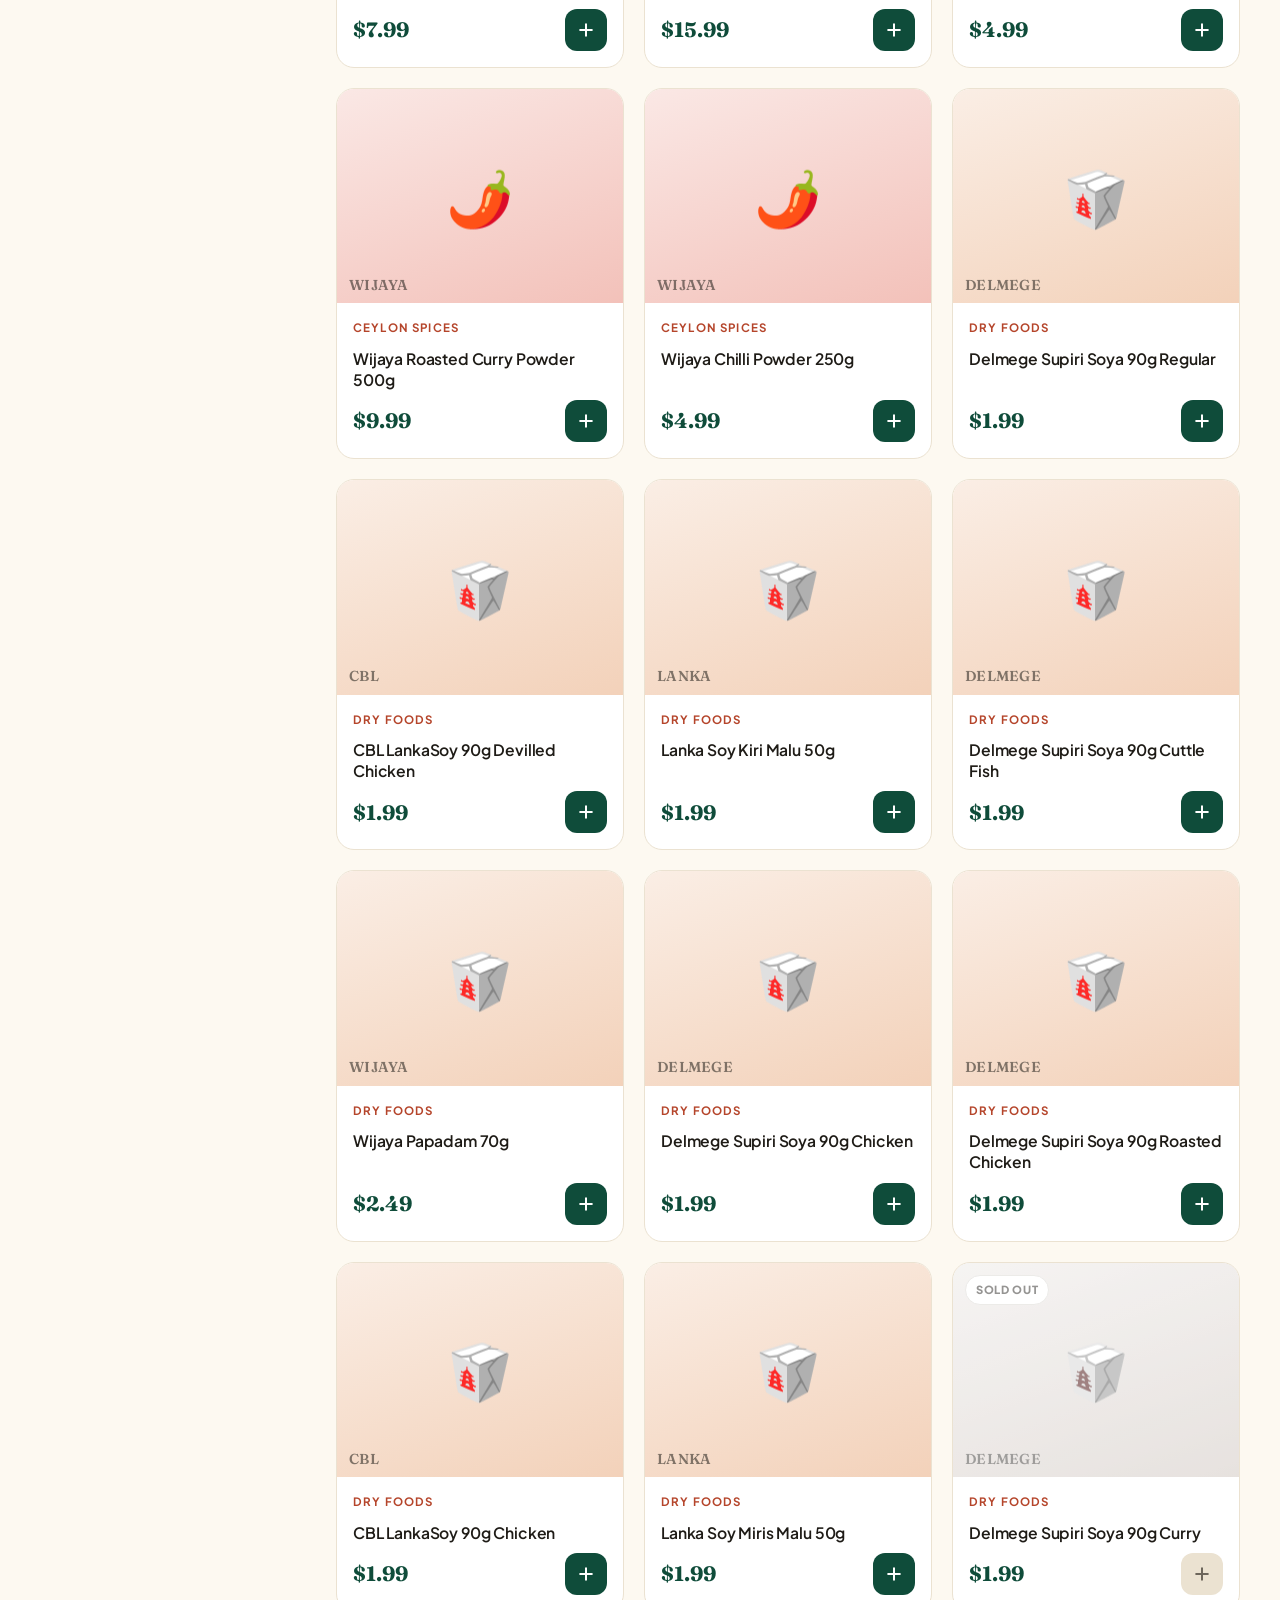
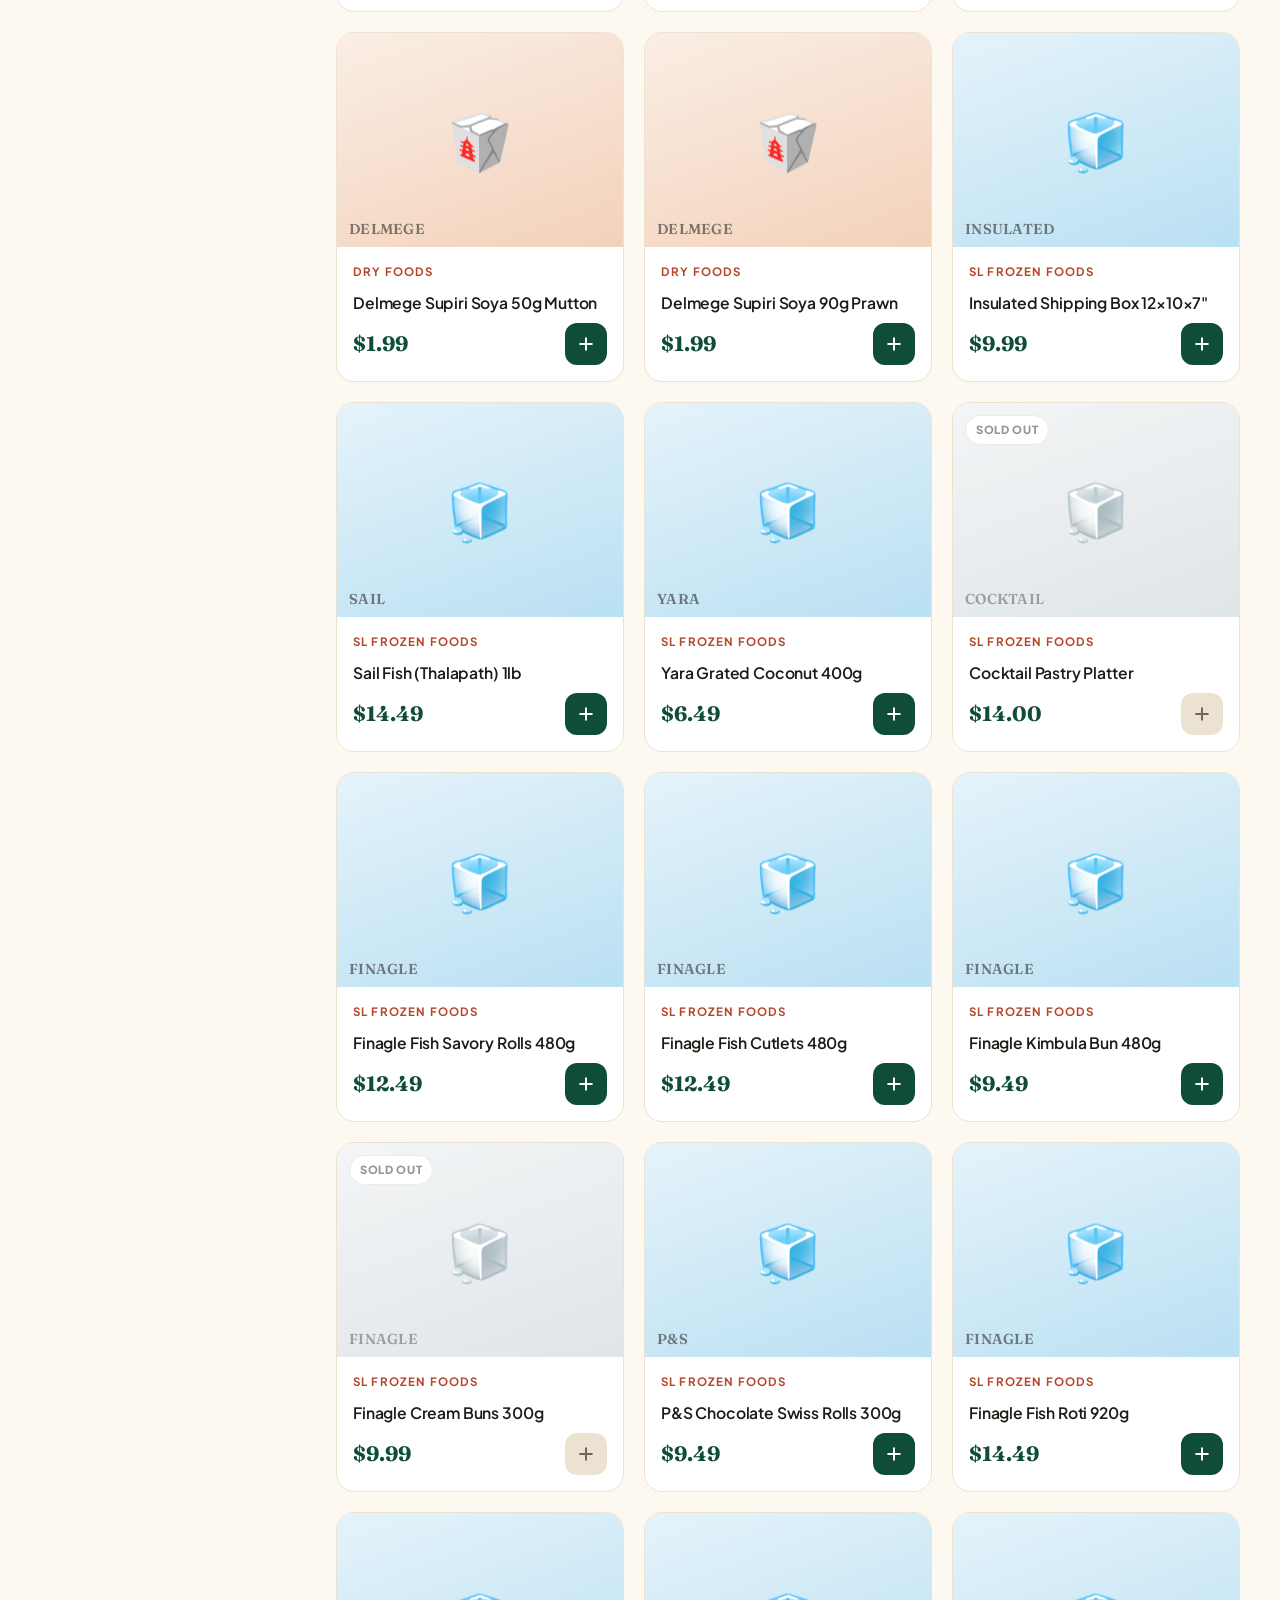
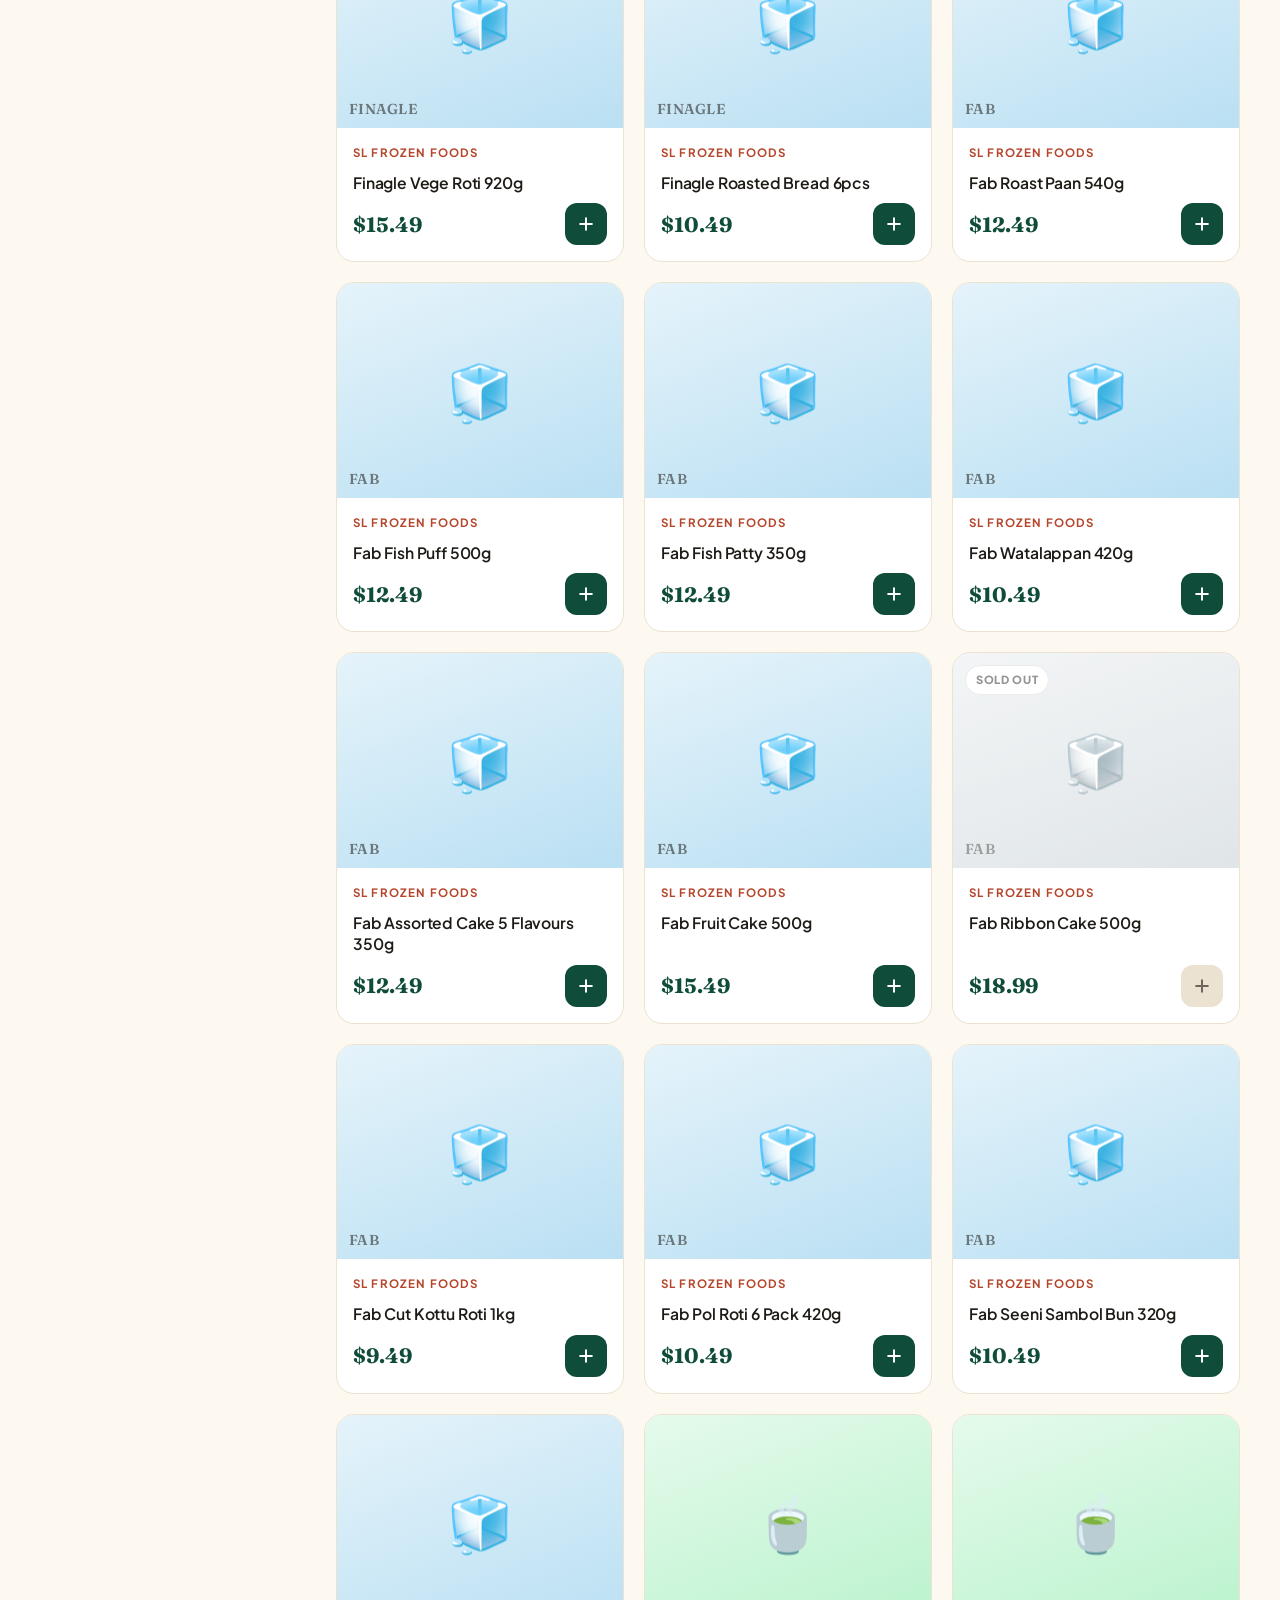
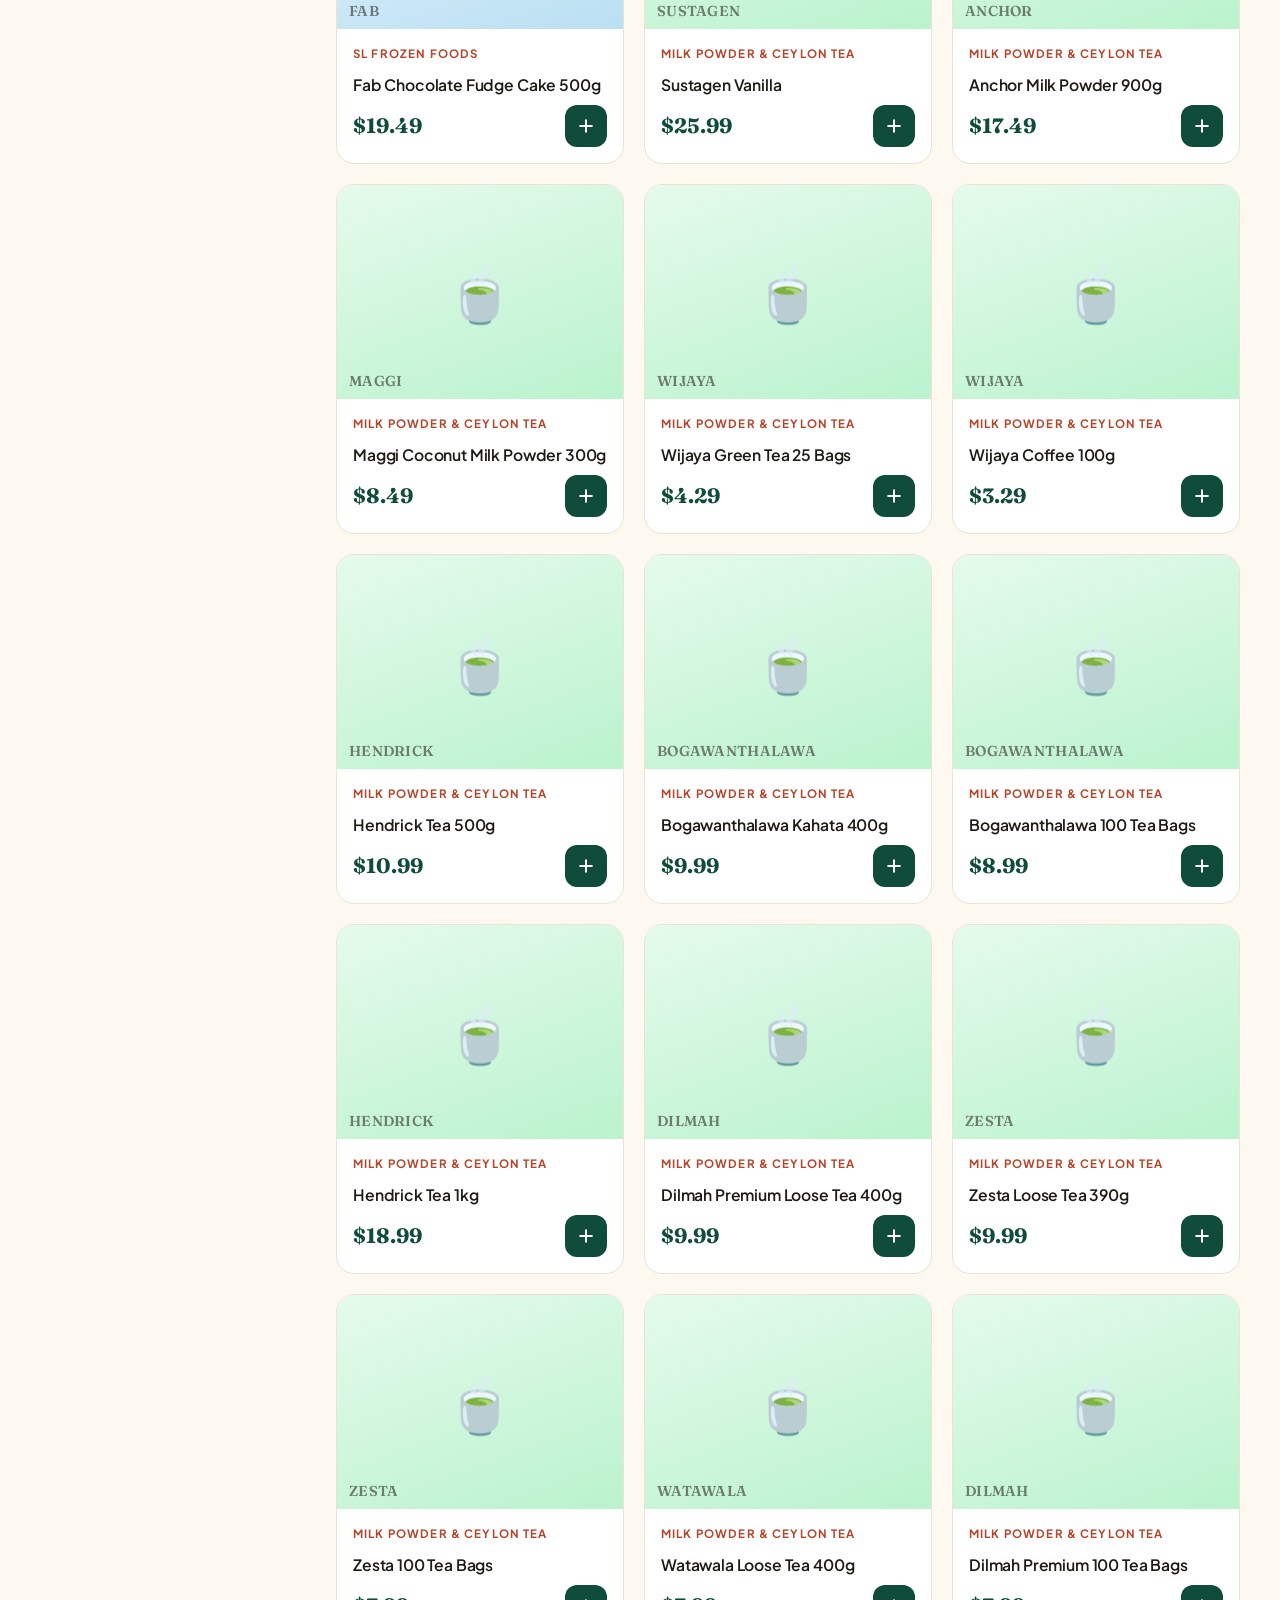
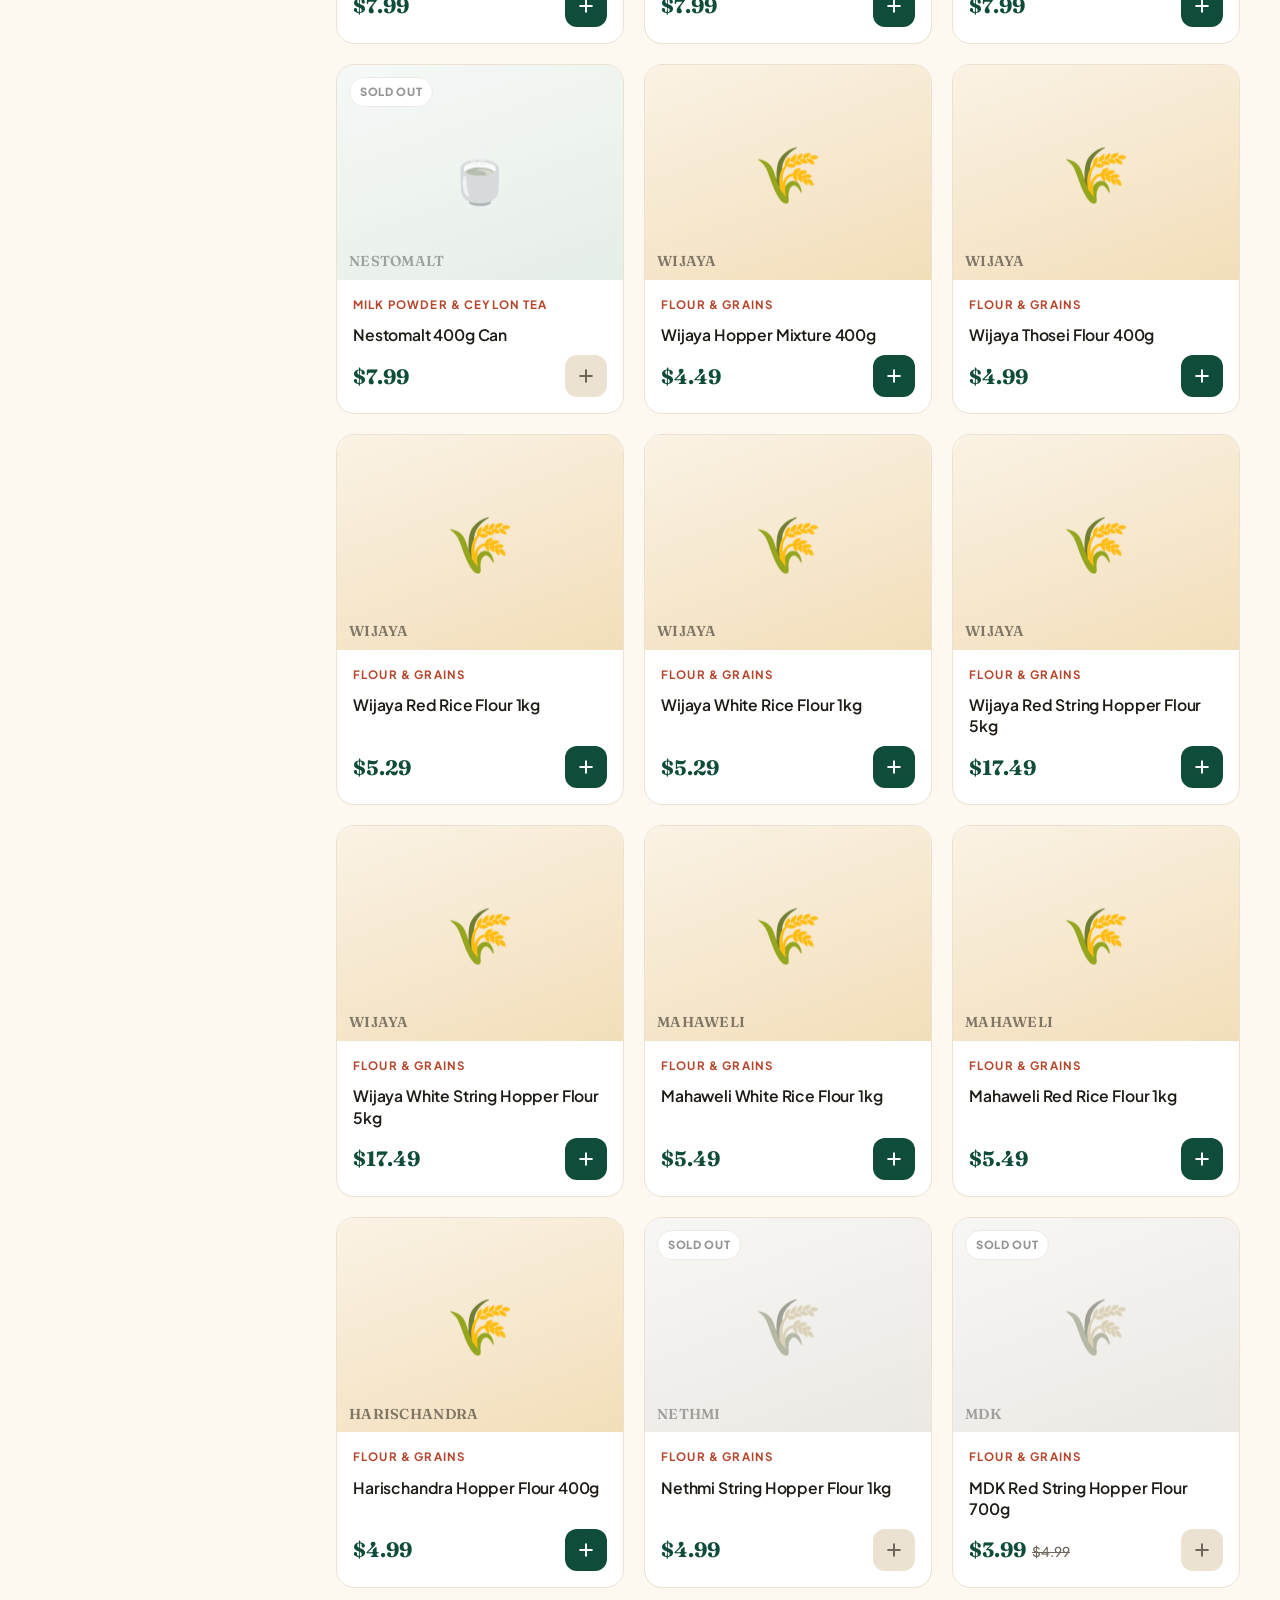
<file: category.html>
<!doctype html>
<html lang="en">
<head>
  <meta charset="utf-8">
  <meta name="viewport" content="width=device-width, initial-scale=1">
  <title>Shop — Ceylon Favorites</title>
  <link rel="preconnect" href="https://fonts.googleapis.com">
  <link rel="preconnect" href="https://fonts.gstatic.com" crossorigin>
  <link href="https://fonts.googleapis.com/css2?family=Fraunces:ital,opsz,wght@0,9..144,500;0,9..144,600;0,9..144,700;1,9..144,600&family=Plus+Jakarta+Sans:wght@400;500;600;700;800&display=swap" rel="stylesheet">
  <link rel="stylesheet" href="assets/css/style.css">
  <link rel="icon" type="image/png" href="assets/img/favicon.png">
  <link rel="apple-touch-icon" href="assets/img/logo-192.png">
</head>
<body data-page="category">

<main>
  <section class="page-hero" id="catHero">
    <div class="wrap">
      <div class="crumbs"><a href="index.html">Home</a> / <span id="crumb">Shop</span></div>
      <div class="hero-emo" id="heroEmo">🛍️</div>
      <h1 id="heroTitle">All products</h1>
      <p id="heroBlurb">Everything from the island, in one place.</p>
    </div>
  </section>

  <div class="wrap shop-layout">
    <aside class="side" id="side" aria-label="Categories"></aside>
    <div>
      <div class="toolbar">
        <span class="count" id="count"></span>
        <div class="controls">
          <input class="input" type="search" id="q" placeholder="Filter products…" aria-label="Filter products">
          <label class="chip"><input type="checkbox" id="inStock"> In stock only</label>
          <select class="input" id="sort" aria-label="Sort">
            <option value="featured">Featured</option>
            <option value="new">New arrivals first</option>
            <option value="low">Price: low to high</option>
            <option value="high">Price: high to low</option>
            <option value="az">Name: A–Z</option>
          </select>
        </div>
      </div>
      <div class="prod-grid" id="grid"></div>
    </div>
  </div>
</main>

<script src="assets/js/data.js"></script>
<script src="assets/js/main.js"></script>
<script>
  (function () {
    const { D, products, productCard, esc, tint, observeReveals } = window.CF;
    const params = new URLSearchParams(location.search);
    const slug = params.get("c");
    const cat = D.categories.find((c) => c.slug === slug);
    const qEl = document.getElementById("q"), sortEl = document.getElementById("sort"), stockEl = document.getElementById("inStock");
    qEl.value = params.get("q") || "";
    if (params.get("sort")) sortEl.value = params.get("sort");

    if (cat) {
      document.title = cat.name + " — Ceylon Favorites";
      document.getElementById("crumb").innerHTML = `<a href="category.html">Shop</a> / ${esc(cat.name)}`;
      document.getElementById("heroEmo").textContent = cat.icon;
      document.getElementById("heroTitle").textContent = cat.name;
      document.getElementById("heroBlurb").textContent = cat.blurb;
      const hero = document.getElementById("catHero");
      if (cat.photo) {
        hero.classList.add("has-photo");
        hero.insertAdjacentHTML("afterbegin", `<div class="hero-photo" style="background-image:url(assets/img/${cat.photo})"></div>`);
        hero.insertAdjacentHTML("beforeend", `<span class="photo-credit" style="color:#fff;font-size:.62rem;text-shadow:0 1px 3px rgba(0,0,0,.6)">Photo: ${esc(cat.credit)}</span>`);
      } else {
        hero.style.background = `radial-gradient(600px 260px at 90% 0%, hsl(${cat.hue} 75% 70% / .35), transparent 70%), var(--mint)`;
      }
    } else if (qEl.value) {
      document.getElementById("heroTitle").textContent = `Results for “${qEl.value}”`;
      document.getElementById("heroBlurb").textContent = "Searching across every category.";
    }

    document.getElementById("side").innerHTML = `<h4>Categories</h4>
      <a href="category.html" class="${cat ? "" : "active"}">All products <span class="n">${products.length}</span></a>` +
      D.categories.map((c) => `<a href="category.html?c=${c.slug}" class="${c === cat ? "active" : ""}">${c.icon} ${esc(c.name)} <span class="n">${c.products.length}</span></a>`).join("");
    const activeLink = document.querySelector(".side a.active");
    if (activeLink && window.innerWidth < 900) activeLink.scrollIntoView({ inline: "center", block: "nearest" });

    function render() {
      const q = qEl.value.trim().toLowerCase();
      let list = products.filter((p) => (!cat || p.cat === cat) && (!q || (p.name + " " + p.cat.name).toLowerCase().includes(q)) && (!stockEl.checked || !p.oos));
      const s = sortEl.value;
      if (s === "low") list.sort((a, b) => a.price - b.price);
      if (s === "high") list.sort((a, b) => b.price - a.price);
      if (s === "az") list.sort((a, b) => a.name.localeCompare(b.name));
      if (s === "new") list.sort((a, b) => b.isNew - a.isNew);
      document.getElementById("count").textContent = `${list.length} product${list.length === 1 ? "" : "s"}`;
      document.getElementById("grid").innerHTML = list.length
        ? list.map((p) => productCard(p, !cat)).join("")
        : `<div class="empty" style="grid-column:1/-1"><div class="big">🔍</div><p>No products match “${esc(qEl.value)}”.<br>Try “curry”, “tea” or “Maliban”.</p></div>`;
      observeReveals();
    }
    [qEl, sortEl, stockEl].forEach((el) => el.addEventListener("input", render));
    render();
  })();
</script>
</body>
</html>
</file>
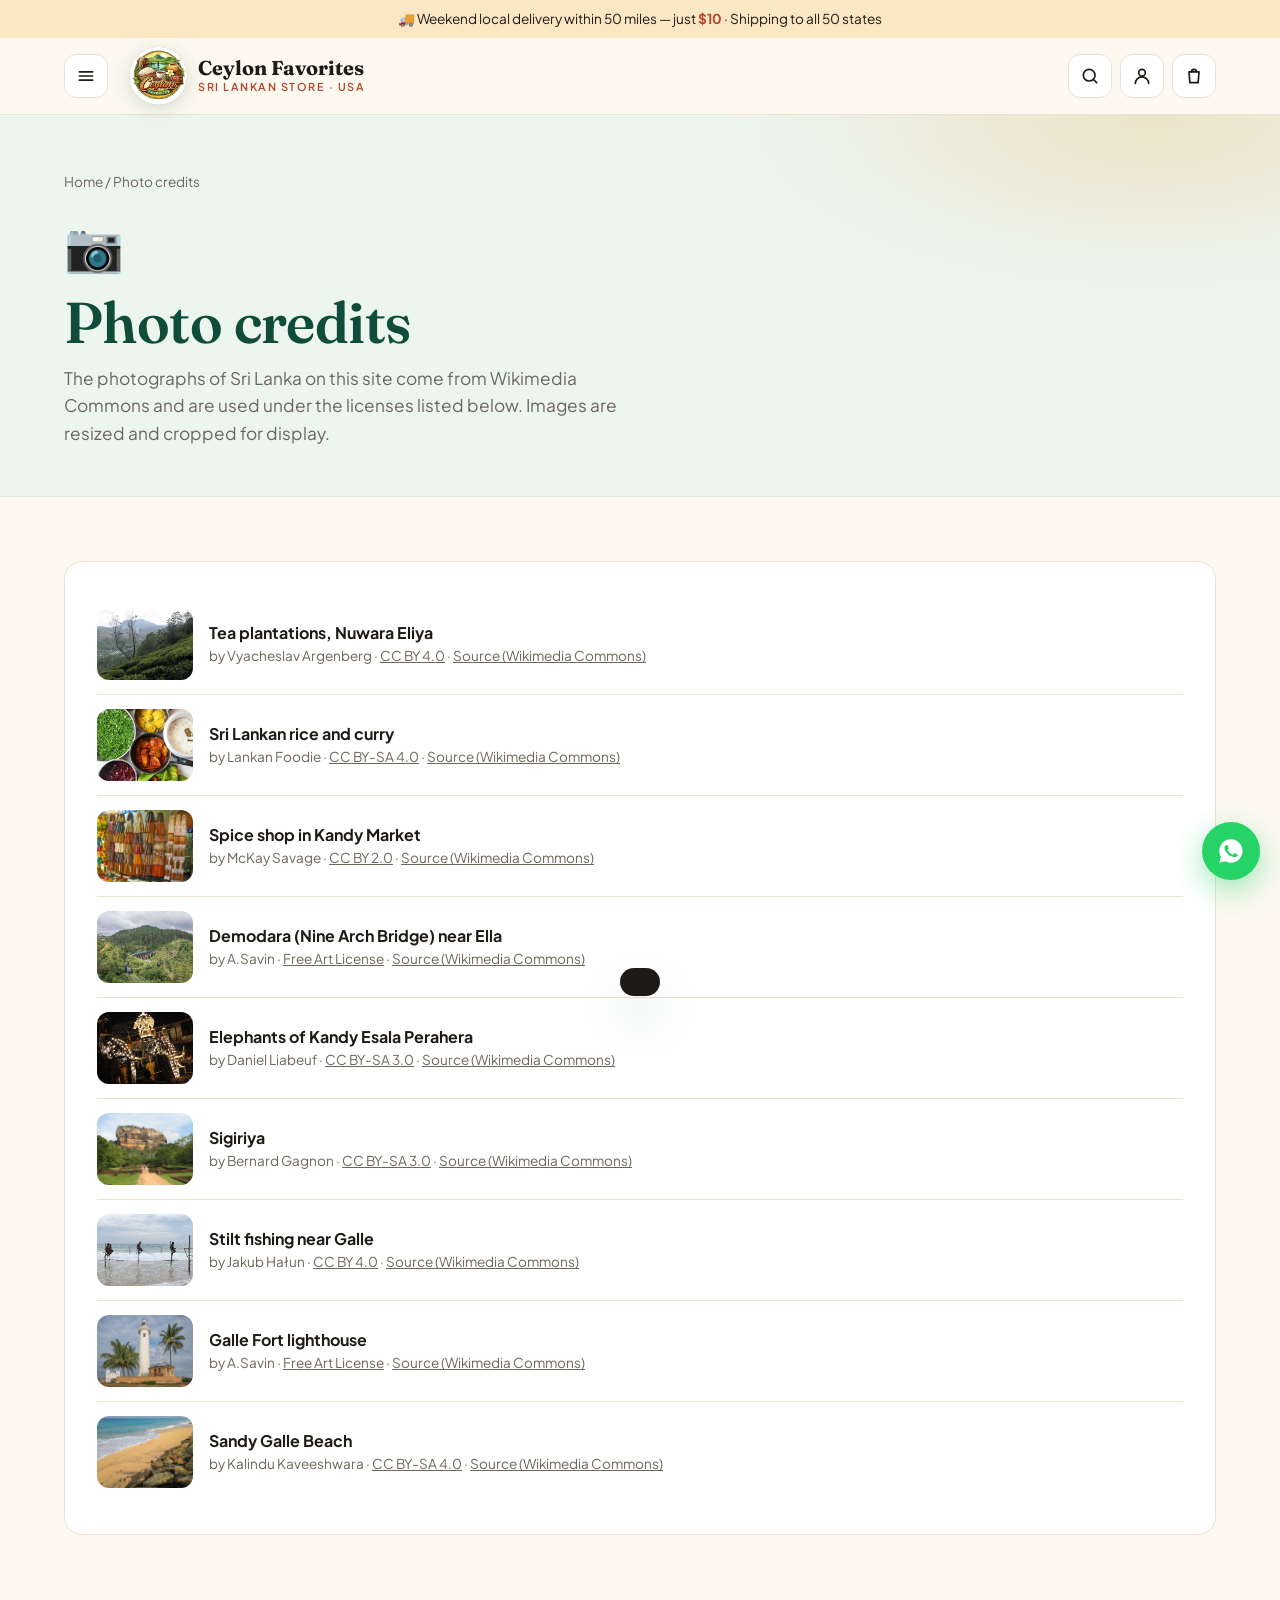
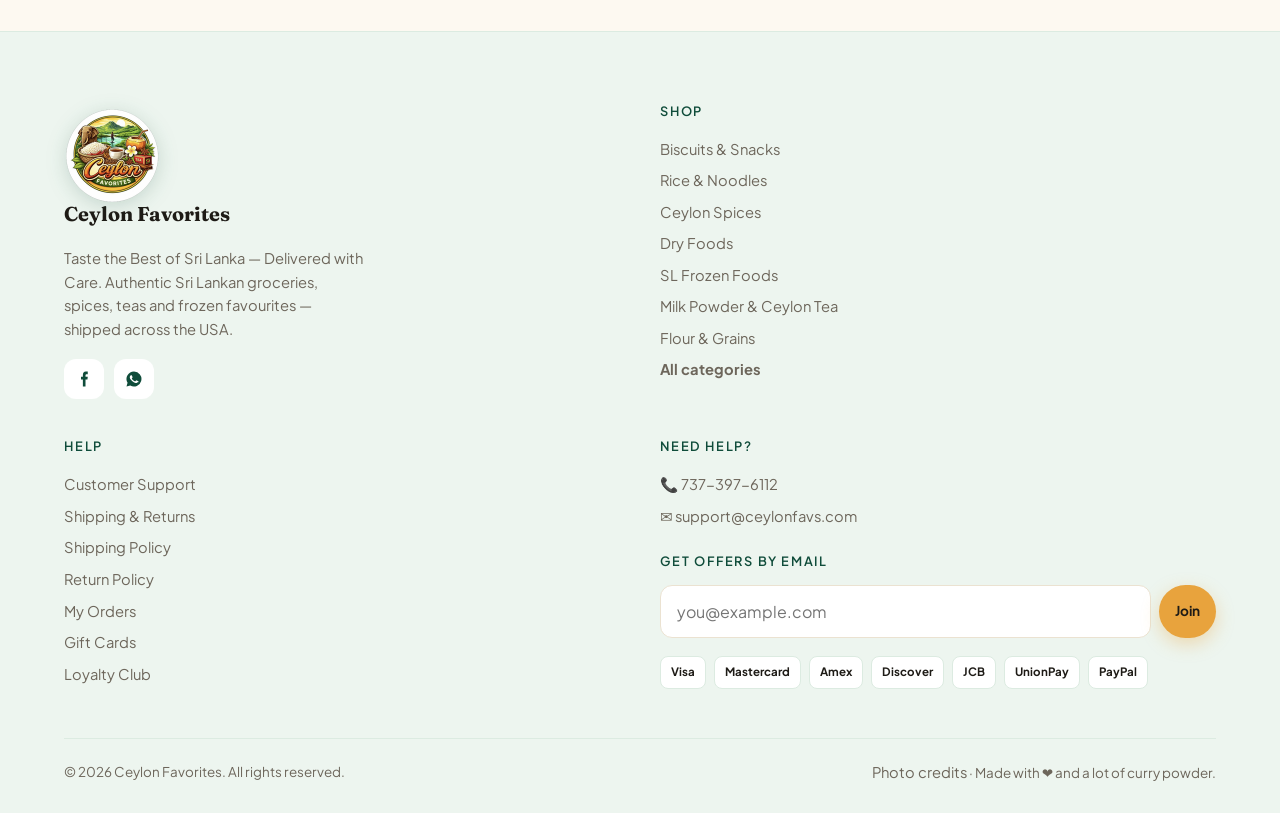
<file: credits.html>
<!doctype html>
<html lang="en">
<head>
  <meta charset="utf-8">
  <meta name="viewport" content="width=device-width, initial-scale=1">
  <title>Photo Credits — Ceylon Favorites</title>
  <link rel="preconnect" href="https://fonts.googleapis.com">
  <link rel="preconnect" href="https://fonts.gstatic.com" crossorigin>
  <link href="https://fonts.googleapis.com/css2?family=Fraunces:ital,opsz,wght@0,9..144,500;0,9..144,600;0,9..144,700;1,9..144,600&family=Plus+Jakarta+Sans:wght@400;500;600;700;800&display=swap" rel="stylesheet">
  <link rel="stylesheet" href="assets/css/style.css">
  <link rel="icon" type="image/png" href="assets/img/favicon.png">
  <link rel="apple-touch-icon" href="assets/img/logo-192.png">
</head>
<body data-page="credits">
<main>
<section class="page-hero"><div class="wrap">
  <div class="crumbs"><a href="index.html">Home</a> / Photo credits</div>
  <div class="hero-emo">📷</div>
  <h1>Photo credits</h1>
  <p>The photographs of Sri Lanka on this site come from Wikimedia Commons and are used under the licenses listed below. Images are resized and cropped for display.</p>
</div></section>
<section class="content"><div class="wrap">
  <div class="card reveal">
      <div class="order-row" style="grid-template-columns:96px 1fr">
        <img src="assets/img/tea-plantation.jpg" alt="" loading="lazy" style="width:96px;height:72px;object-fit:cover;border-radius:12px">
        <div><b>Tea plantations, Nuwara Eliya</b><div class="meta">by Vyacheslav Argenberg · <a href="https://creativecommons.org/licenses/by/4.0" target="_blank" rel="noopener"><u>CC BY 4.0</u></a> · <a href="https://commons.wikimedia.org/wiki/File:Sri_Lanka,_Tea_plantations,_Nuwara_Eliya.jpg" target="_blank" rel="noopener"><u>Source (Wikimedia Commons)</u></a></div></div>
      </div>
      <div class="order-row" style="grid-template-columns:96px 1fr">
        <img src="assets/img/rice-and-curry.jpg" alt="" loading="lazy" style="width:96px;height:72px;object-fit:cover;border-radius:12px">
        <div><b>Sri Lankan rice and curry</b><div class="meta">by Lankan Foodie · <a href="https://creativecommons.org/licenses/by-sa/4.0" target="_blank" rel="noopener"><u>CC BY-SA 4.0</u></a> · <a href="https://commons.wikimedia.org/wiki/File:Sri_Lankan_Rice_and_Curry.jpg" target="_blank" rel="noopener"><u>Source (Wikimedia Commons)</u></a></div></div>
      </div>
      <div class="order-row" style="grid-template-columns:96px 1fr">
        <img src="assets/img/spices.jpg" alt="" loading="lazy" style="width:96px;height:72px;object-fit:cover;border-radius:12px">
        <div><b>Spice shop in Kandy Market</b><div class="meta">by McKay Savage · <a href="https://creativecommons.org/licenses/by/2.0" target="_blank" rel="noopener"><u>CC BY 2.0</u></a> · <a href="https://commons.wikimedia.org/wiki/File:Spice_shop_in_Kandy_Market,_Sri_Lanka.jpg" target="_blank" rel="noopener"><u>Source (Wikimedia Commons)</u></a></div></div>
      </div>
      <div class="order-row" style="grid-template-columns:96px 1fr">
        <img src="assets/img/nine-arch-bridge.jpg" alt="" loading="lazy" style="width:96px;height:72px;object-fit:cover;border-radius:12px">
        <div><b>Demodara (Nine Arch Bridge) near Ella</b><div class="meta">by A.Savin · <a href="http://artlibre.org/licence/lal/en" target="_blank" rel="noopener"><u>Free Art License</u></a> · <a href="https://commons.wikimedia.org/wiki/File:SL_Demodara_near_Ella_asv2020-01_img02.jpg" target="_blank" rel="noopener"><u>Source (Wikimedia Commons)</u></a></div></div>
      </div>
      <div class="order-row" style="grid-template-columns:96px 1fr">
        <img src="assets/img/perahera.jpg" alt="" loading="lazy" style="width:96px;height:72px;object-fit:cover;border-radius:12px">
        <div><b>Elephants of Kandy Esala Perahera</b><div class="meta">by Daniel Liabeuf · <a href="https://creativecommons.org/licenses/by-sa/3.0" target="_blank" rel="noopener"><u>CC BY-SA 3.0</u></a> · <a href="https://commons.wikimedia.org/wiki/File:Elephants_of_Kandy_Esala_Perahera.jpg" target="_blank" rel="noopener"><u>Source (Wikimedia Commons)</u></a></div></div>
      </div>
      <div class="order-row" style="grid-template-columns:96px 1fr">
        <img src="assets/img/sigiriya.jpg" alt="" loading="lazy" style="width:96px;height:72px;object-fit:cover;border-radius:12px">
        <div><b>Sigiriya</b><div class="meta">by Bernard Gagnon · <a href="https://creativecommons.org/licenses/by-sa/3.0" target="_blank" rel="noopener"><u>CC BY-SA 3.0</u></a> · <a href="https://commons.wikimedia.org/wiki/File:Sigiriya.jpg" target="_blank" rel="noopener"><u>Source (Wikimedia Commons)</u></a></div></div>
      </div>
      <div class="order-row" style="grid-template-columns:96px 1fr">
        <img src="assets/img/stilt-fishing.jpg" alt="" loading="lazy" style="width:96px;height:72px;object-fit:cover;border-radius:12px">
        <div><b>Stilt fishing near Galle</b><div class="meta">by Jakub Hałun · <a href="https://creativecommons.org/licenses/by/4.0" target="_blank" rel="noopener"><u>CC BY 4.0</u></a> · <a href="https://commons.wikimedia.org/wiki/File:Fishermen_practicing_traditional_stilt_fishing_near_Galle,_southern_Sri_Lanka,_20260207_1420_9468.jpg" target="_blank" rel="noopener"><u>Source (Wikimedia Commons)</u></a></div></div>
      </div>
      <div class="order-row" style="grid-template-columns:96px 1fr">
        <img src="assets/img/galle-lighthouse.jpg" alt="" loading="lazy" style="width:96px;height:72px;object-fit:cover;border-radius:12px">
        <div><b>Galle Fort lighthouse</b><div class="meta">by A.Savin · <a href="http://artlibre.org/licence/lal/en" target="_blank" rel="noopener"><u>Free Art License</u></a> · <a href="https://commons.wikimedia.org/wiki/File:SL_Galle_Fort_asv2020-01_img24.jpg" target="_blank" rel="noopener"><u>Source (Wikimedia Commons)</u></a></div></div>
      </div>
      <div class="order-row" style="grid-template-columns:96px 1fr">
        <img src="assets/img/galle-beach.jpg" alt="" loading="lazy" style="width:96px;height:72px;object-fit:cover;border-radius:12px">
        <div><b>Sandy Galle Beach</b><div class="meta">by Kalindu Kaveeshwara · <a href="https://creativecommons.org/licenses/by-sa/4.0" target="_blank" rel="noopener"><u>CC BY-SA 4.0</u></a> · <a href="https://commons.wikimedia.org/wiki/File:Sandy_Galle_Beach.jpg" target="_blank" rel="noopener"><u>Source (Wikimedia Commons)</u></a></div></div>
      </div>
  </div>
</div></section>
</main>
<script src="assets/js/data.js"></script>
<script src="assets/js/main.js"></script>
</body>
</html>
</file>
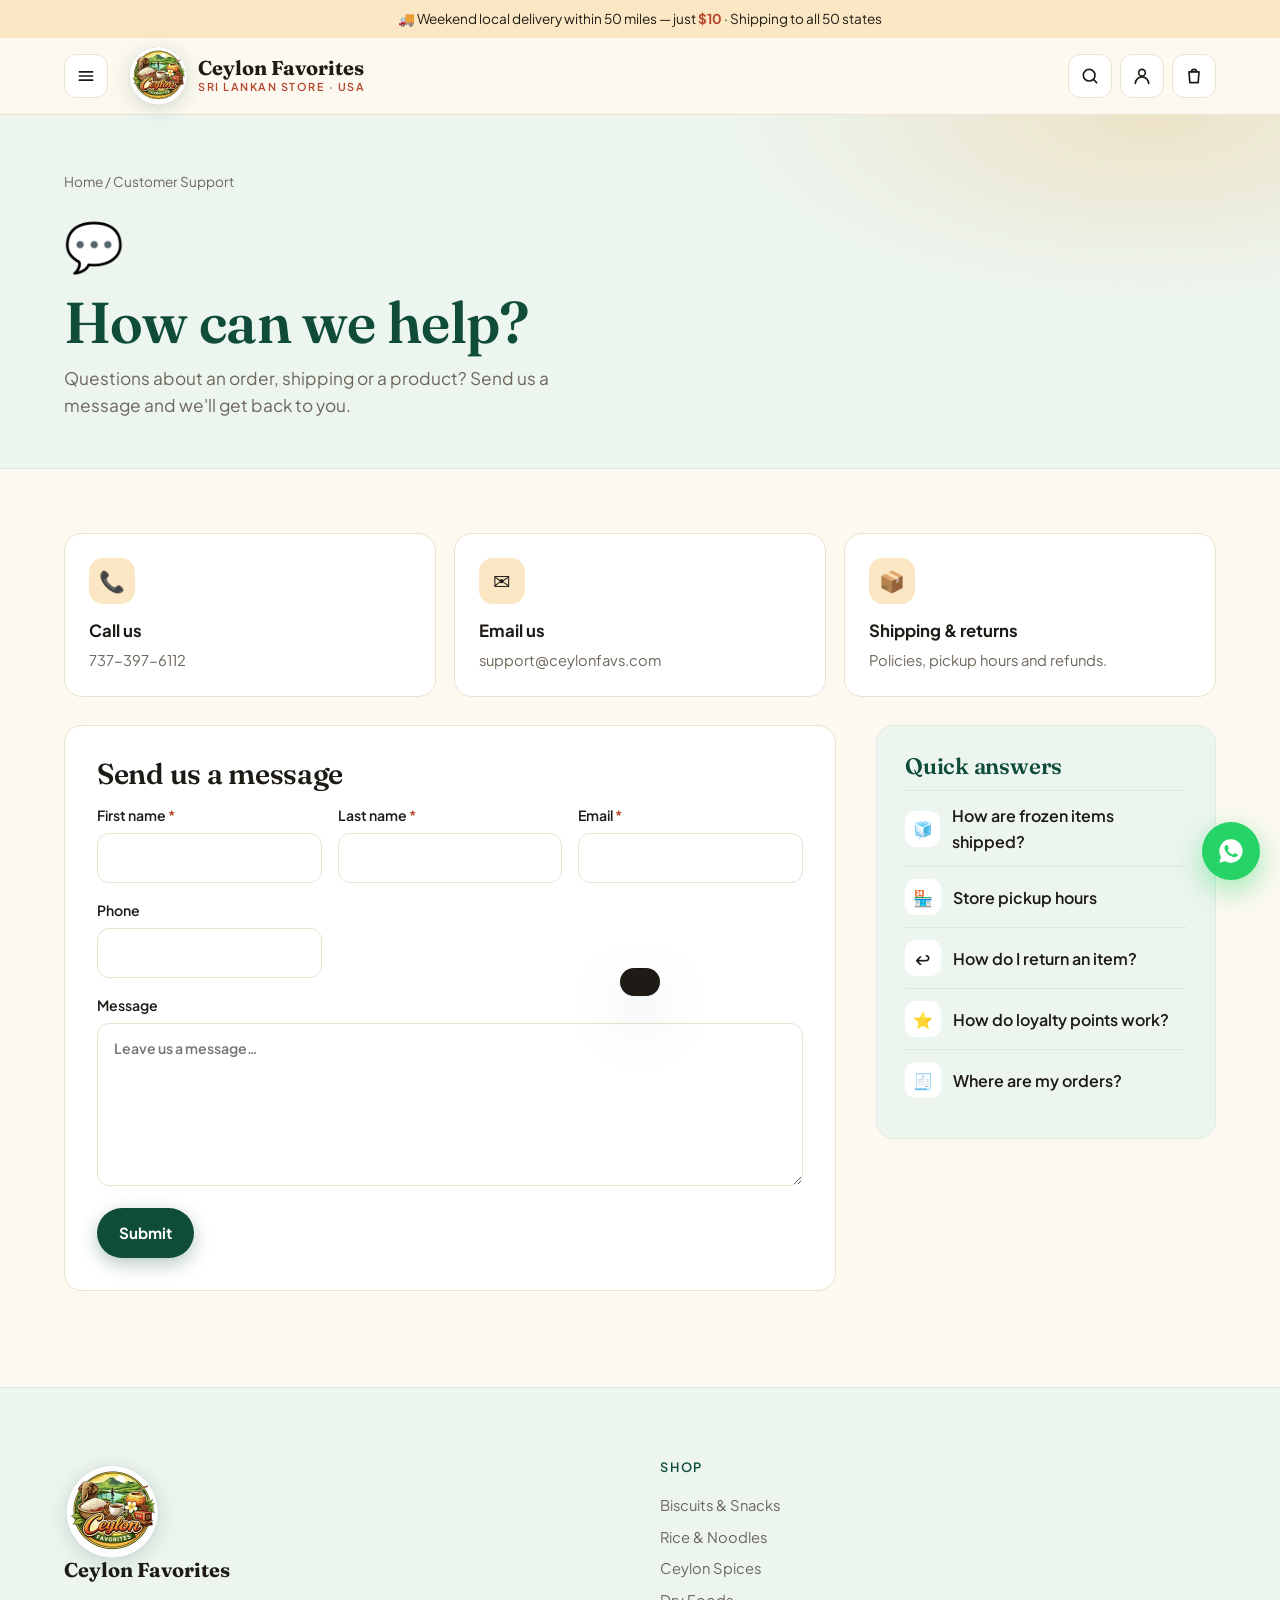
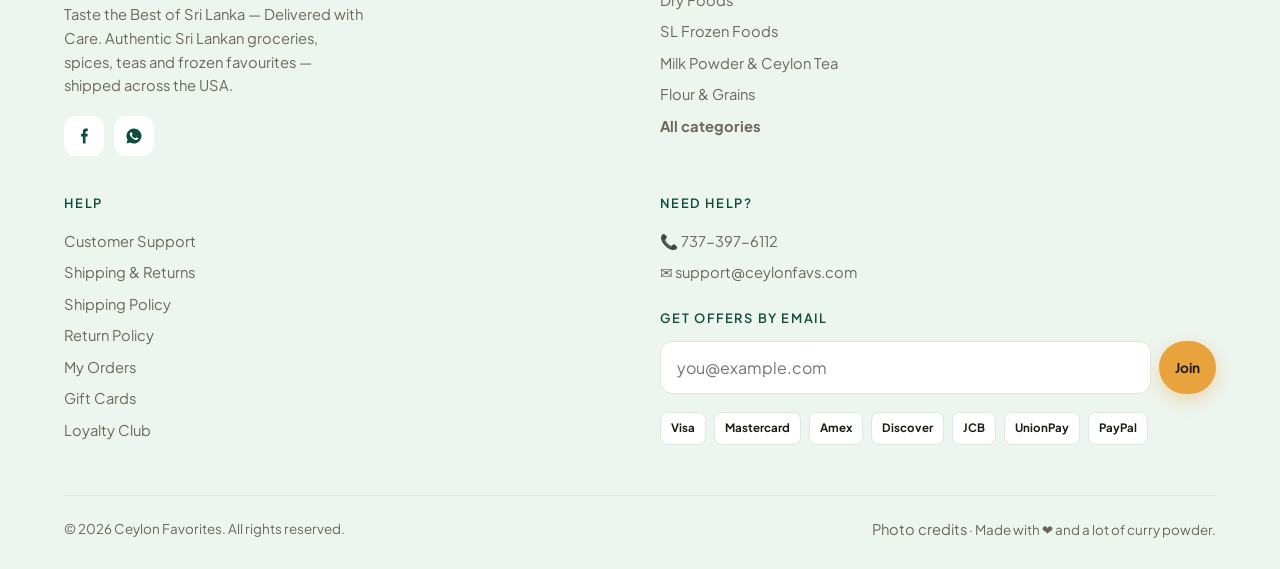
<file: customer-support.html>
<!doctype html>
<html lang="en">
<head>
  <meta charset="utf-8">
  <meta name="viewport" content="width=device-width, initial-scale=1">
  <title>Customer Support — Ceylon Favorites</title>
  <link rel="preconnect" href="https://fonts.googleapis.com">
  <link rel="preconnect" href="https://fonts.gstatic.com" crossorigin>
  <link href="https://fonts.googleapis.com/css2?family=Fraunces:ital,opsz,wght@0,9..144,500;0,9..144,600;0,9..144,700;1,9..144,600&family=Plus+Jakarta+Sans:wght@400;500;600;700;800&display=swap" rel="stylesheet">
  <link rel="stylesheet" href="assets/css/style.css">
  <link rel="icon" type="image/png" href="assets/img/favicon.png">
  <link rel="apple-touch-icon" href="assets/img/logo-192.png">
</head>
<body data-page="support">
<main>
<section class="page-hero"><div class="wrap">
  <div class="crumbs"><a href="index.html">Home</a> / Customer Support</div>
  <div class="hero-emo">💬</div>
  <h1>How can we help?</h1>
  <p>Questions about an order, shipping or a product? Send us a message and we'll get back to you.</p>
</div></section>
<section class="content"><div class="wrap">
  <div class="info-grid">
    <a class="info reveal" href="tel:+17373976112"><div class="perk-ico">📞</div><b>Call us</b><p>737-397-6112</p></a>
    <a class="info reveal" href="mailto:support@ceylonfavs.com"><div class="perk-ico">✉️</div><b>Email us</b><p>support@ceylonfavs.com</p></a>
    <a class="info reveal" href="shipping-returns.html"><div class="perk-ico">📦</div><b>Shipping &amp; returns</b><p>Policies, pickup hours and refunds.</p></a>
  </div>
  <div class="content-grid">
    <form class="card reveal" id="contact">
      <h2 style="font-size:1.8rem">Send us a message</h2>
      <div style="display:grid;grid-template-columns:repeat(auto-fit,minmax(200px,1fr));gap:0 16px">
        <label class="field"><span>First name <em>*</em></span><input class="input" required name="first"></label>
        <label class="field"><span>Last name <em>*</em></span><input class="input" required name="last"></label>
        <label class="field"><span>Email <em>*</em></span><input class="input" type="email" required name="email"></label>
        <label class="field"><span>Phone</span><input class="input" type="tel" name="phone"></label>
      </div>
      <label class="field"><span>Message</span><textarea class="input" rows="6" name="message" placeholder="Leave us a message…"></textarea></label>
      <button class="btn btn-primary" type="submit">Submit</button>
    </form>
    <aside class="aside-card">
      <h3>Quick answers</h3>
      <a class="line" href="shipping-policy.html"><span class="ico">🧊</span>How are frozen items shipped?</a>
      <a class="line" href="shipping-policy.html"><span class="ico">🏪</span>Store pickup hours</a>
      <a class="line" href="return-policy.html"><span class="ico">↩️</span>How do I return an item?</a>
      <a class="line" href="loyalty.html"><span class="ico">⭐</span>How do loyalty points work?</a>
      <a class="line" href="my-orders.html"><span class="ico">🧾</span>Where are my orders?</a>
    </aside>
  </div>
</div></section>
</main>
<script src="assets/js/data.js"></script>
<script src="assets/js/main.js"></script>
<script>
document.getElementById("contact").addEventListener("submit", (e) => {
  e.preventDefault();
  const f = e.target, name = f.first.value;
  const body = `Name: ${f.first.value} ${f.last.value}\nEmail: ${f.email.value}\nPhone: ${f.phone.value}\n\n${f.message.value}`;
  window.location.href = "mailto:support@ceylonfavs.com?subject=" + encodeURIComponent("Website enquiry from " + name) + "&body=" + encodeURIComponent(body);
  window.CF.toast("✉️ Opening your email app…");
});
</script>
</body>
</html>
</file>
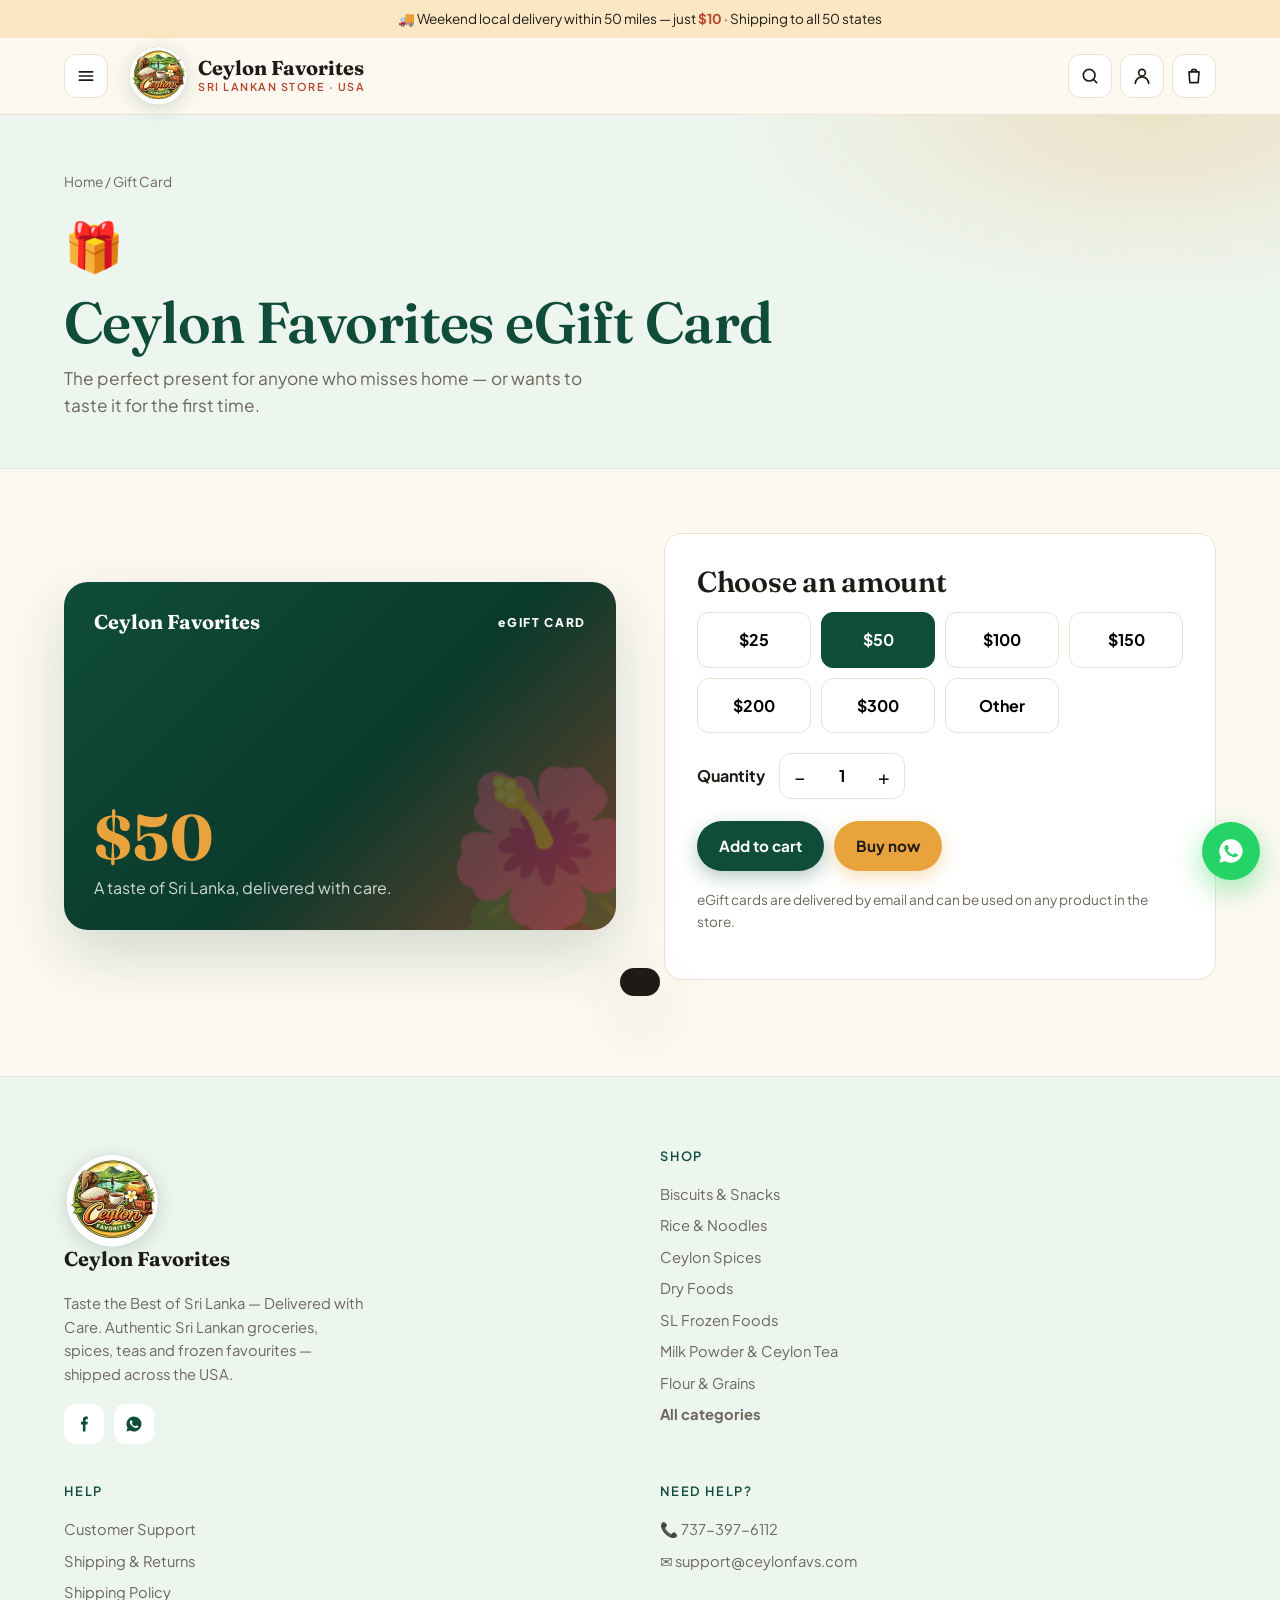
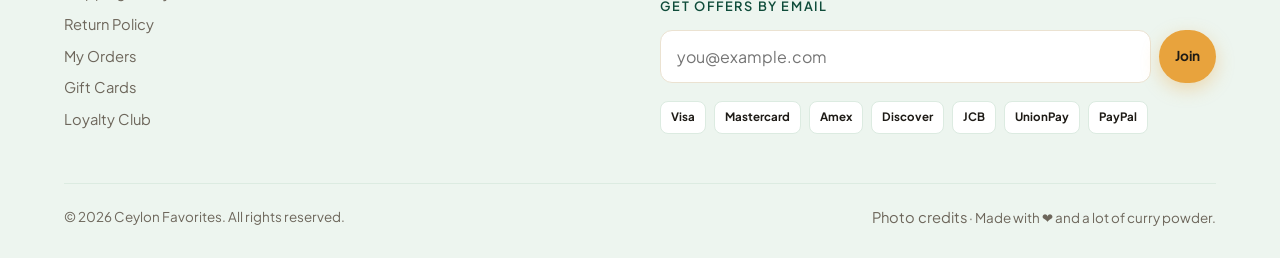
<file: gift-card.html>
<!doctype html>
<html lang="en">
<head>
  <meta charset="utf-8">
  <meta name="viewport" content="width=device-width, initial-scale=1">
  <title>Gift Card — Ceylon Favorites</title>
  <link rel="preconnect" href="https://fonts.googleapis.com">
  <link rel="preconnect" href="https://fonts.gstatic.com" crossorigin>
  <link href="https://fonts.googleapis.com/css2?family=Fraunces:ital,opsz,wght@0,9..144,500;0,9..144,600;0,9..144,700;1,9..144,600&family=Plus+Jakarta+Sans:wght@400;500;600;700;800&display=swap" rel="stylesheet">
  <link rel="stylesheet" href="assets/css/style.css">
  <link rel="icon" type="image/png" href="assets/img/favicon.png">
  <link rel="apple-touch-icon" href="assets/img/logo-192.png">
</head>
<body data-page="gift">
<main>
<section class="page-hero"><div class="wrap">
  <div class="crumbs"><a href="index.html">Home</a> / Gift Card</div>
  <div class="hero-emo">🎁</div>
  <h1>Ceylon Favorites eGift Card</h1>
  <p>The perfect present for anyone who misses home — or wants to taste it for the first time.</p>
</div></section>
<section class="content"><div class="wrap gc-layout">
  <div class="giftcard reveal" aria-hidden="true">
    <div style="display:flex;justify-content:space-between;align-items:center"><span class="logo-text" style="color:#fff">Ceylon Favorites</span><span style="font-weight:800;letter-spacing:.14em;font-size:.75rem">eGIFT CARD</span></div>
    <div><div class="amt" id="gcPreview">$50</div><div style="opacity:.8;margin-top:6px">A taste of Sri Lanka, delivered with care.</div></div>
  </div>
  <div class="card reveal">
    <h2 style="font-size:1.8rem">Choose an amount</h2>
    <div class="gc-amounts" id="gcAmounts"></div>
    <label class="field" id="otherWrap" hidden><span>Other amount (USD)</span><input class="input" type="number" min="5" max="1000" step="1" id="gcOther" placeholder="e.g. 75"></label>
    <div style="display:flex;gap:14px;align-items:center;flex-wrap:wrap;margin-bottom:22px">
      <b>Quantity</b>
      <div class="qty"><button type="button" id="gcDec" aria-label="Decrease">−</button><input id="gcQty" value="1" readonly aria-label="Quantity"><button type="button" id="gcInc" aria-label="Increase">+</button></div>
    </div>
    <div style="display:flex;gap:10px;flex-wrap:wrap">
      <button class="btn btn-primary" id="gcAdd">Add to cart</button>
      <button class="btn btn-gold" id="gcBuy">Buy now</button>
    </div>
    <p class="meta" style="margin-top:18px">eGift cards are delivered by email and can be used on any product in the store.</p>
  </div>
</div></section>
</main>
<script src="assets/js/data.js"></script>
<script src="assets/js/main.js"></script>
<script>
(function () {
  const { addToCart, giftKey } = window.CF;
  const amounts = [25, 50, 100, 150, 200, 300, "Other"];
  let amt = 50, qty = 1;
  const wrap = document.getElementById("gcAmounts"), other = document.getElementById("gcOther");
  wrap.innerHTML = amounts.map((a) => `<button type="button" data-amt="${a}" class="${a === amt ? "on" : ""}">${a === "Other" ? "Other" : "$" + a}</button>`).join("");
  function current() { return amt === "Other" ? Math.round(Number(other.value) || 0) : amt; }
  function sync() { const v = current(); document.getElementById("gcPreview").textContent = v ? "$" + v : "$—"; document.getElementById("gcQty").value = qty; }
  wrap.addEventListener("click", (e) => {
    const b = e.target.closest("[data-amt]"); if (!b) return;
    amt = b.dataset.amt === "Other" ? "Other" : Number(b.dataset.amt);
    wrap.querySelectorAll("button").forEach((x) => x.classList.toggle("on", x === b));
    document.getElementById("otherWrap").hidden = amt !== "Other";
    if (amt === "Other") other.focus();
    sync();
  });
  other.addEventListener("input", sync);
  document.getElementById("gcInc").onclick = () => { qty++; sync(); };
  document.getElementById("gcDec").onclick = () => { qty = Math.max(1, qty - 1); sync(); };
  function add() { const v = current(); if (v < 5) { other.focus(); return false; } addToCart(giftKey(v), qty); return true; }
  document.getElementById("gcAdd").onclick = add;
  document.getElementById("gcBuy").onclick = () => { if (add()) document.querySelector("[data-open-cart]").click(); };
  sync();
})();
</script>
</body>
</html>
</file>
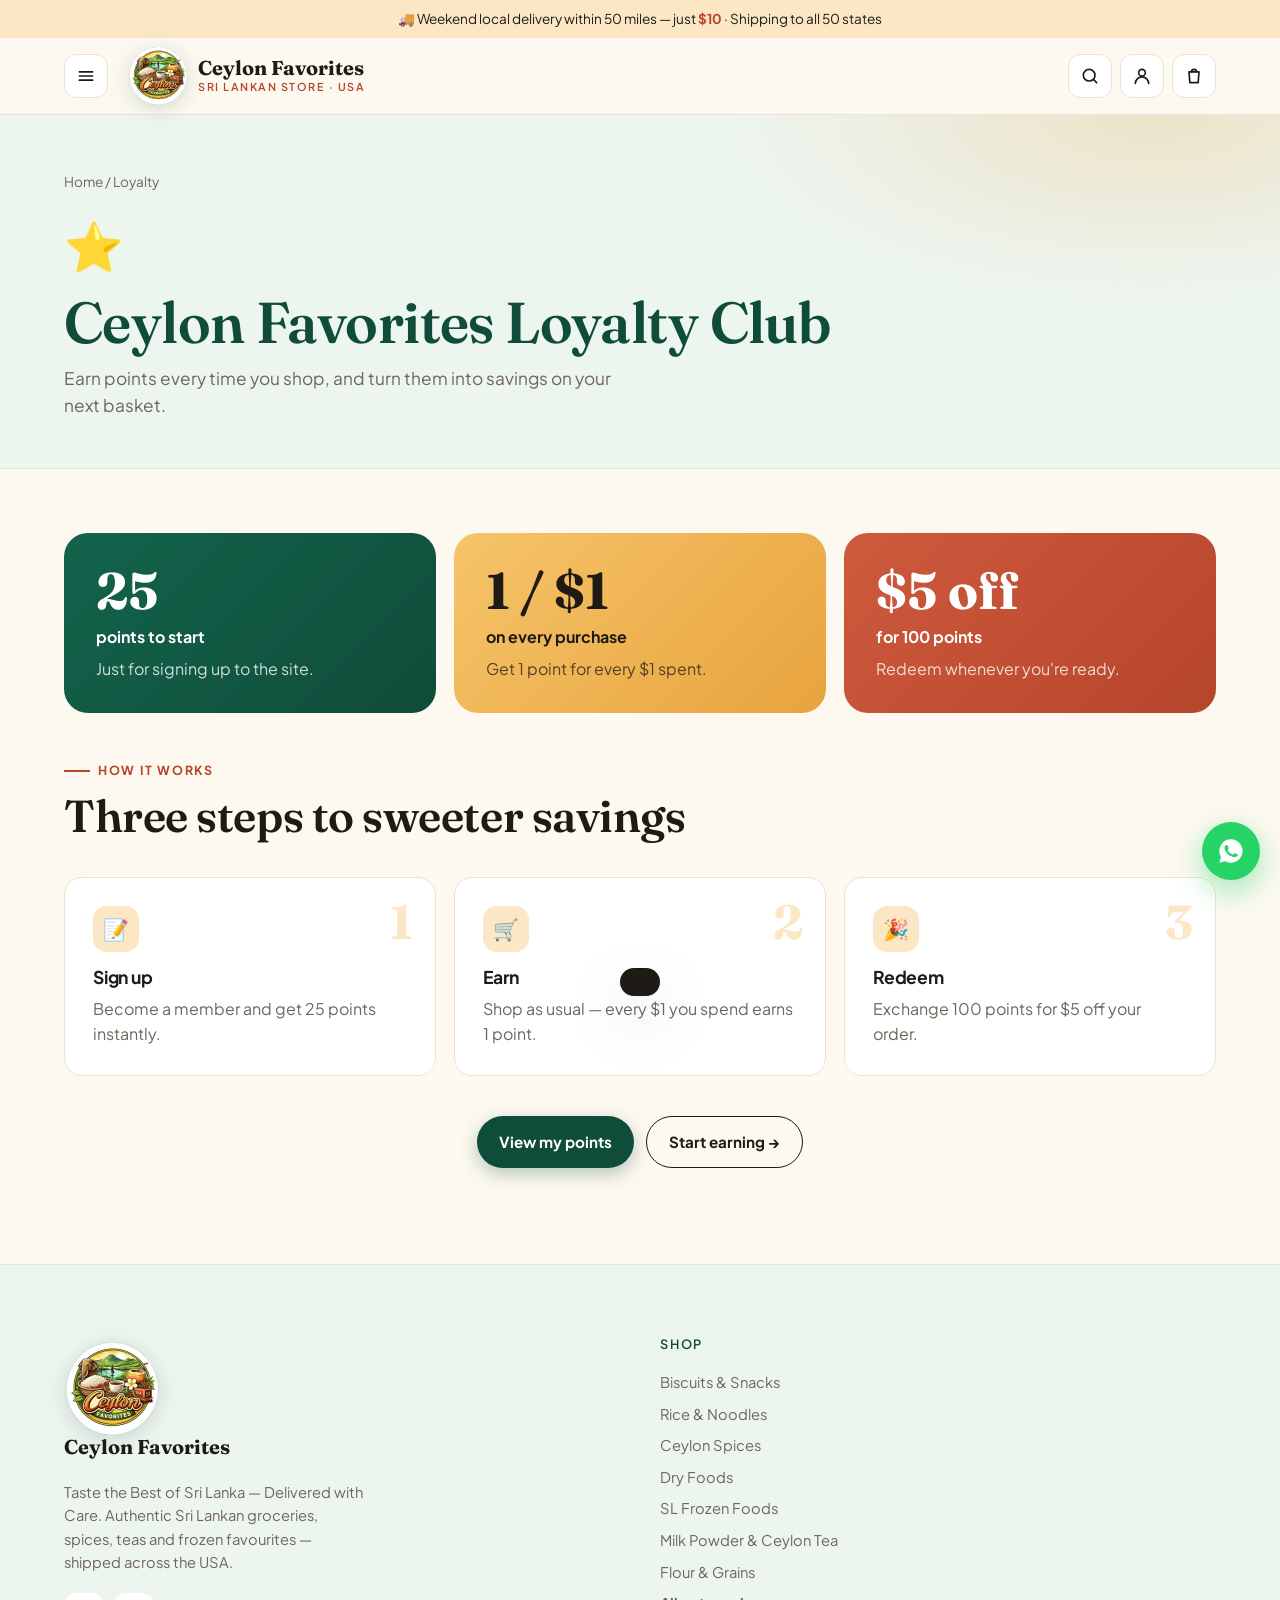
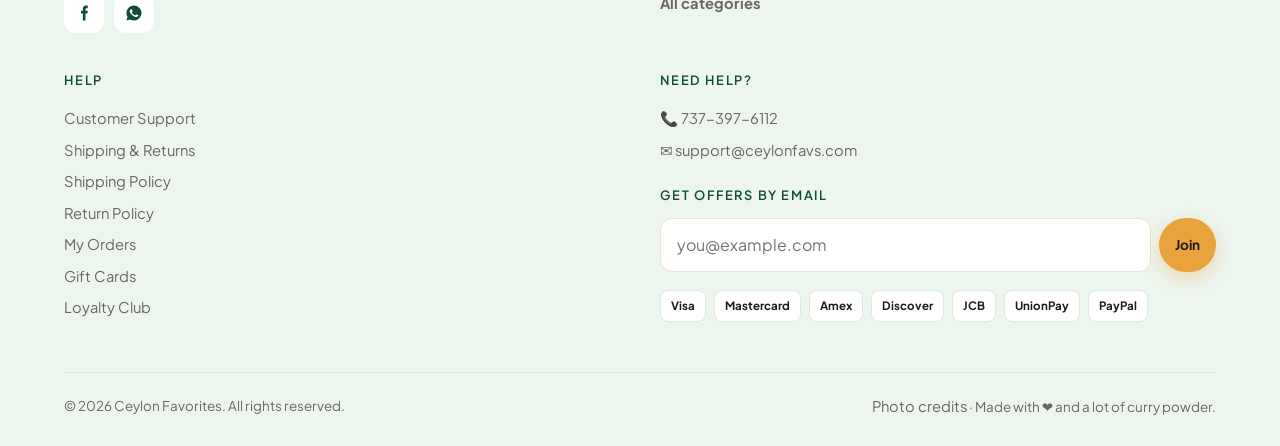
<file: loyalty.html>
<!doctype html>
<html lang="en">
<head>
  <meta charset="utf-8">
  <meta name="viewport" content="width=device-width, initial-scale=1">
  <title>Loyalty — Ceylon Favorites</title>
  <link rel="preconnect" href="https://fonts.googleapis.com">
  <link rel="preconnect" href="https://fonts.gstatic.com" crossorigin>
  <link href="https://fonts.googleapis.com/css2?family=Fraunces:ital,opsz,wght@0,9..144,500;0,9..144,600;0,9..144,700;1,9..144,600&family=Plus+Jakarta+Sans:wght@400;500;600;700;800&display=swap" rel="stylesheet">
  <link rel="stylesheet" href="assets/css/style.css">
  <link rel="icon" type="image/png" href="assets/img/favicon.png">
  <link rel="apple-touch-icon" href="assets/img/logo-192.png">
</head>
<body data-page="loyalty">
<main>
<section class="page-hero"><div class="wrap">
  <div class="crumbs"><a href="index.html">Home</a> / Loyalty</div>
  <div class="hero-emo">⭐</div>
  <h1>Ceylon Favorites Loyalty Club</h1>
  <p>Earn points every time you shop, and turn them into savings on your next basket.</p>
</div></section>
<section class="content"><div class="wrap">
  <div class="points-hero" style="margin-bottom:40px">
    <div class="points-card reveal" style="background:linear-gradient(135deg,var(--leaf-2),var(--leaf))"><div class="stat">25</div><b>points to start</b><p style="opacity:.8;margin:6px 0 0">Just for signing up to the site.</p></div>
    <div class="points-card reveal" style="background:linear-gradient(135deg,#f6c46a,var(--saffron));color:var(--ink)"><div class="stat">1 / $1</div><b>on every purchase</b><p style="opacity:.75;margin:6px 0 0">Get 1 point for every $1 spent.</p></div>
    <div class="points-card reveal" style="background:linear-gradient(135deg,#cf5a3e,var(--cinnamon))"><div class="stat">$5 off</div><b>for 100 points</b><p style="opacity:.8;margin:6px 0 0">Redeem whenever you're ready.</p></div>
  </div>
  <div class="section-head"><div><span class="eyebrow dark">How it works</span><h2>Three steps to sweeter savings</h2></div></div>
  <div class="steps">
    <div class="step reveal"><div class="perk-ico">📝</div><h3>Sign up</h3><p>Become a member and get 25 points instantly.</p></div>
    <div class="step reveal"><div class="perk-ico">🛒</div><h3>Earn</h3><p>Shop as usual — every $1 you spend earns 1 point.</p></div>
    <div class="step reveal"><div class="perk-ico">🎉</div><h3>Redeem</h3><p>Exchange 100 points for $5 off your order.</p></div>
  </div>
  <div style="text-align:center;margin-top:40px;display:flex;gap:12px;justify-content:center;flex-wrap:wrap">
    <a class="btn btn-primary" href="my-rewards.html">View my points</a>
    <a class="btn btn-ghost" href="category.html">Start earning →</a>
  </div>
</div></section>
</main>
<script src="assets/js/data.js"></script>
<script src="assets/js/main.js"></script>

</body>
</html>
</file>
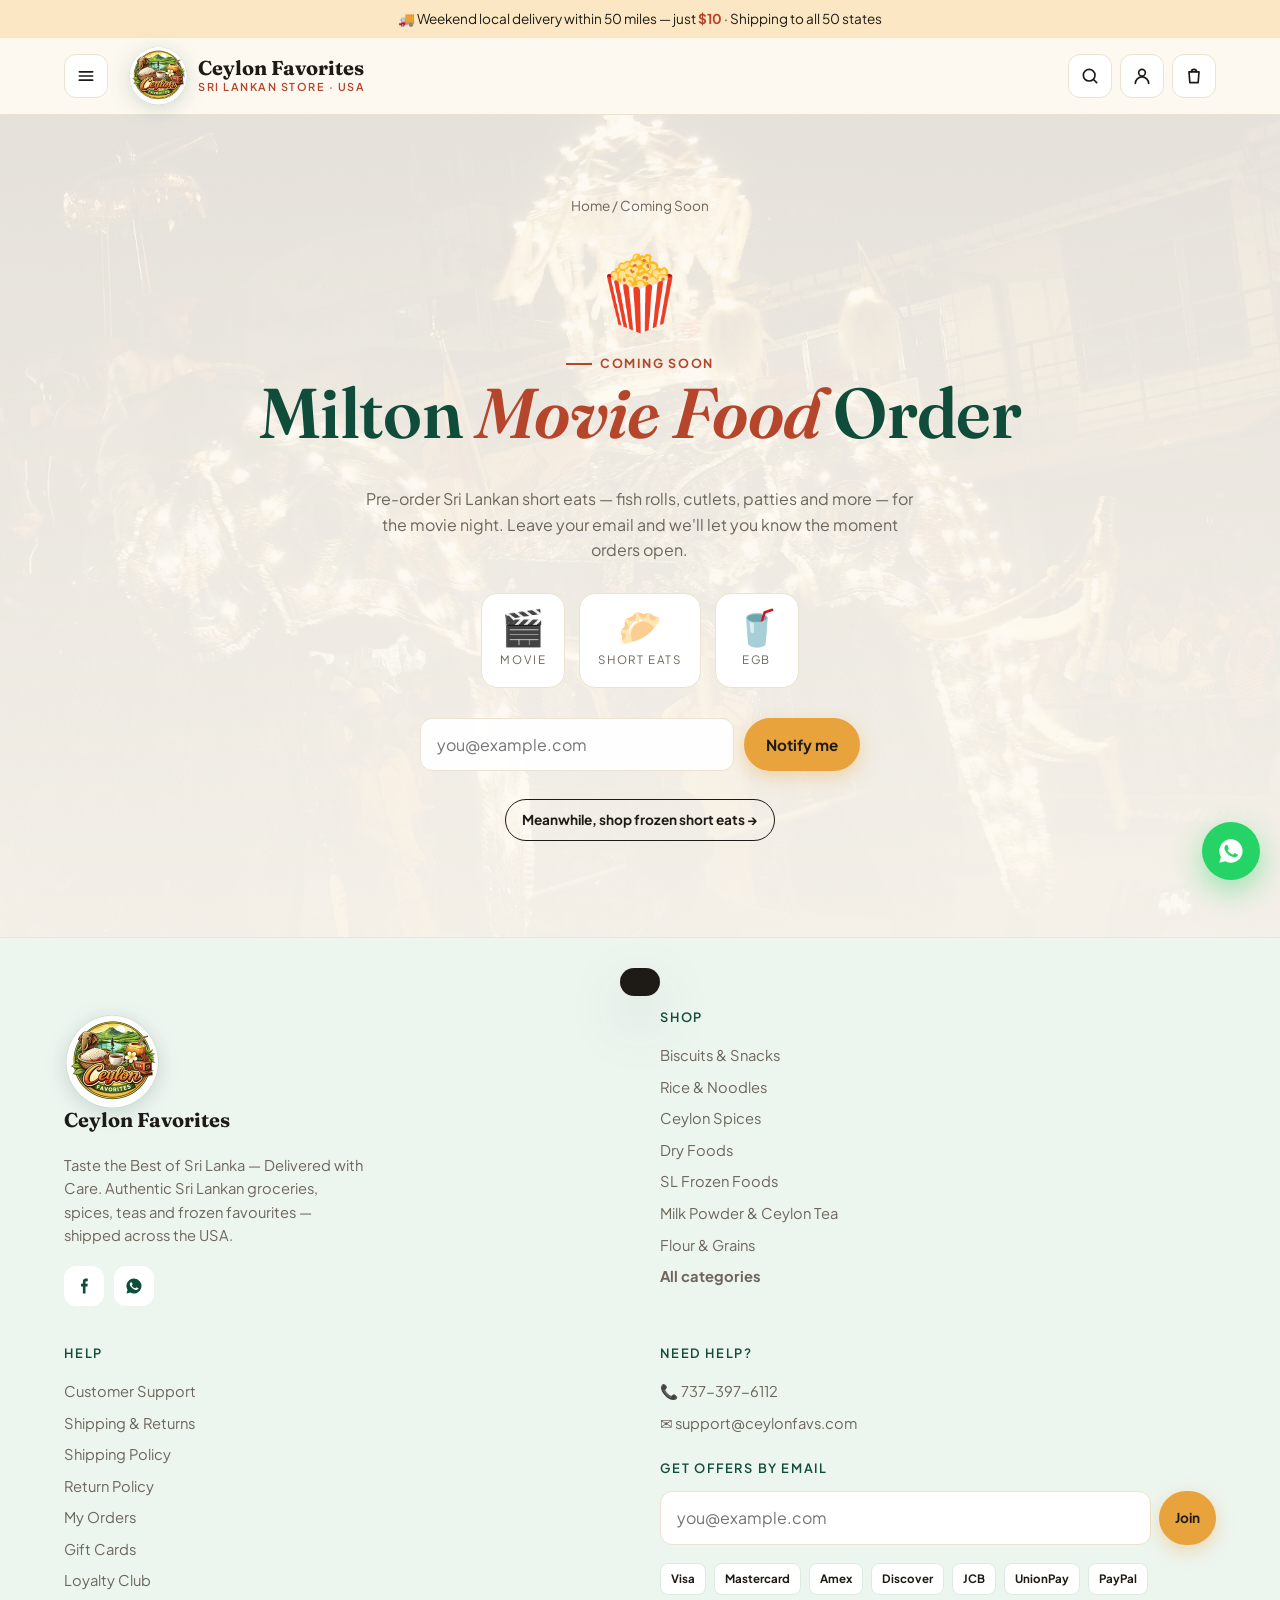
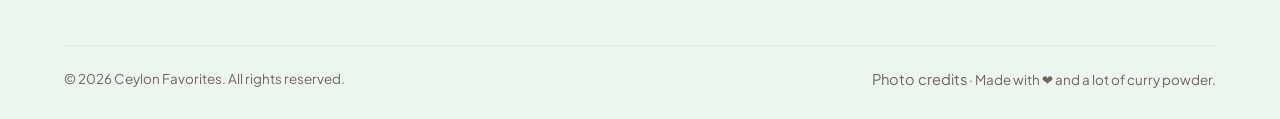
<file: movie-food-order.html>
<!doctype html>
<html lang="en">
<head>
  <meta charset="utf-8">
  <meta name="viewport" content="width=device-width, initial-scale=1">
  <title>Milton Movie Food Order — Ceylon Favorites</title>
  <link rel="preconnect" href="https://fonts.googleapis.com">
  <link rel="preconnect" href="https://fonts.gstatic.com" crossorigin>
  <link href="https://fonts.googleapis.com/css2?family=Fraunces:ital,opsz,wght@0,9..144,500;0,9..144,600;0,9..144,700;1,9..144,600&family=Plus+Jakarta+Sans:wght@400;500;600;700;800&display=swap" rel="stylesheet">
  <link rel="stylesheet" href="assets/css/style.css">
  <link rel="icon" type="image/png" href="assets/img/favicon.png">
  <link rel="apple-touch-icon" href="assets/img/logo-192.png">
</head>
<body data-page="soon">
<main>

<section class="soon"><div>
  <div class="crumbs"><a href="index.html">Home</a> / Coming Soon</div>
  <div class="popcorn">🍿</div>
  <span class="eyebrow">Coming soon</span>
  <h1>Milton <em>Movie Food</em> Order</h1>
  <p style="max-width:560px;margin:0 auto;color:var(--muted)">Pre-order Sri Lankan short eats — fish rolls, cutlets, patties and more — for the movie night. Leave your email and we'll let you know the moment orders open.</p>
  <div class="countdown" aria-hidden="true">
    <div><b>🎬</b><span>Movie</span></div>
    <div><b>🥟</b><span>Short eats</span></div>
    <div><b>🥤</b><span>EGB</span></div>
  </div>
  <form class="notify" data-newsletter>
    <input class="input" type="email" required placeholder="you@example.com" aria-label="Email">
    <button class="btn btn-gold" type="submit">Notify me</button>
  </form>
  <p style="margin-top:28px"><a class="btn btn-ghost btn-sm" href="category.html?c=sl-frozen-foods">Meanwhile, shop frozen short eats →</a></p>
</div></section>
</main>
<script src="assets/js/data.js"></script>
<script src="assets/js/main.js"></script>

</body>
</html>
</file>
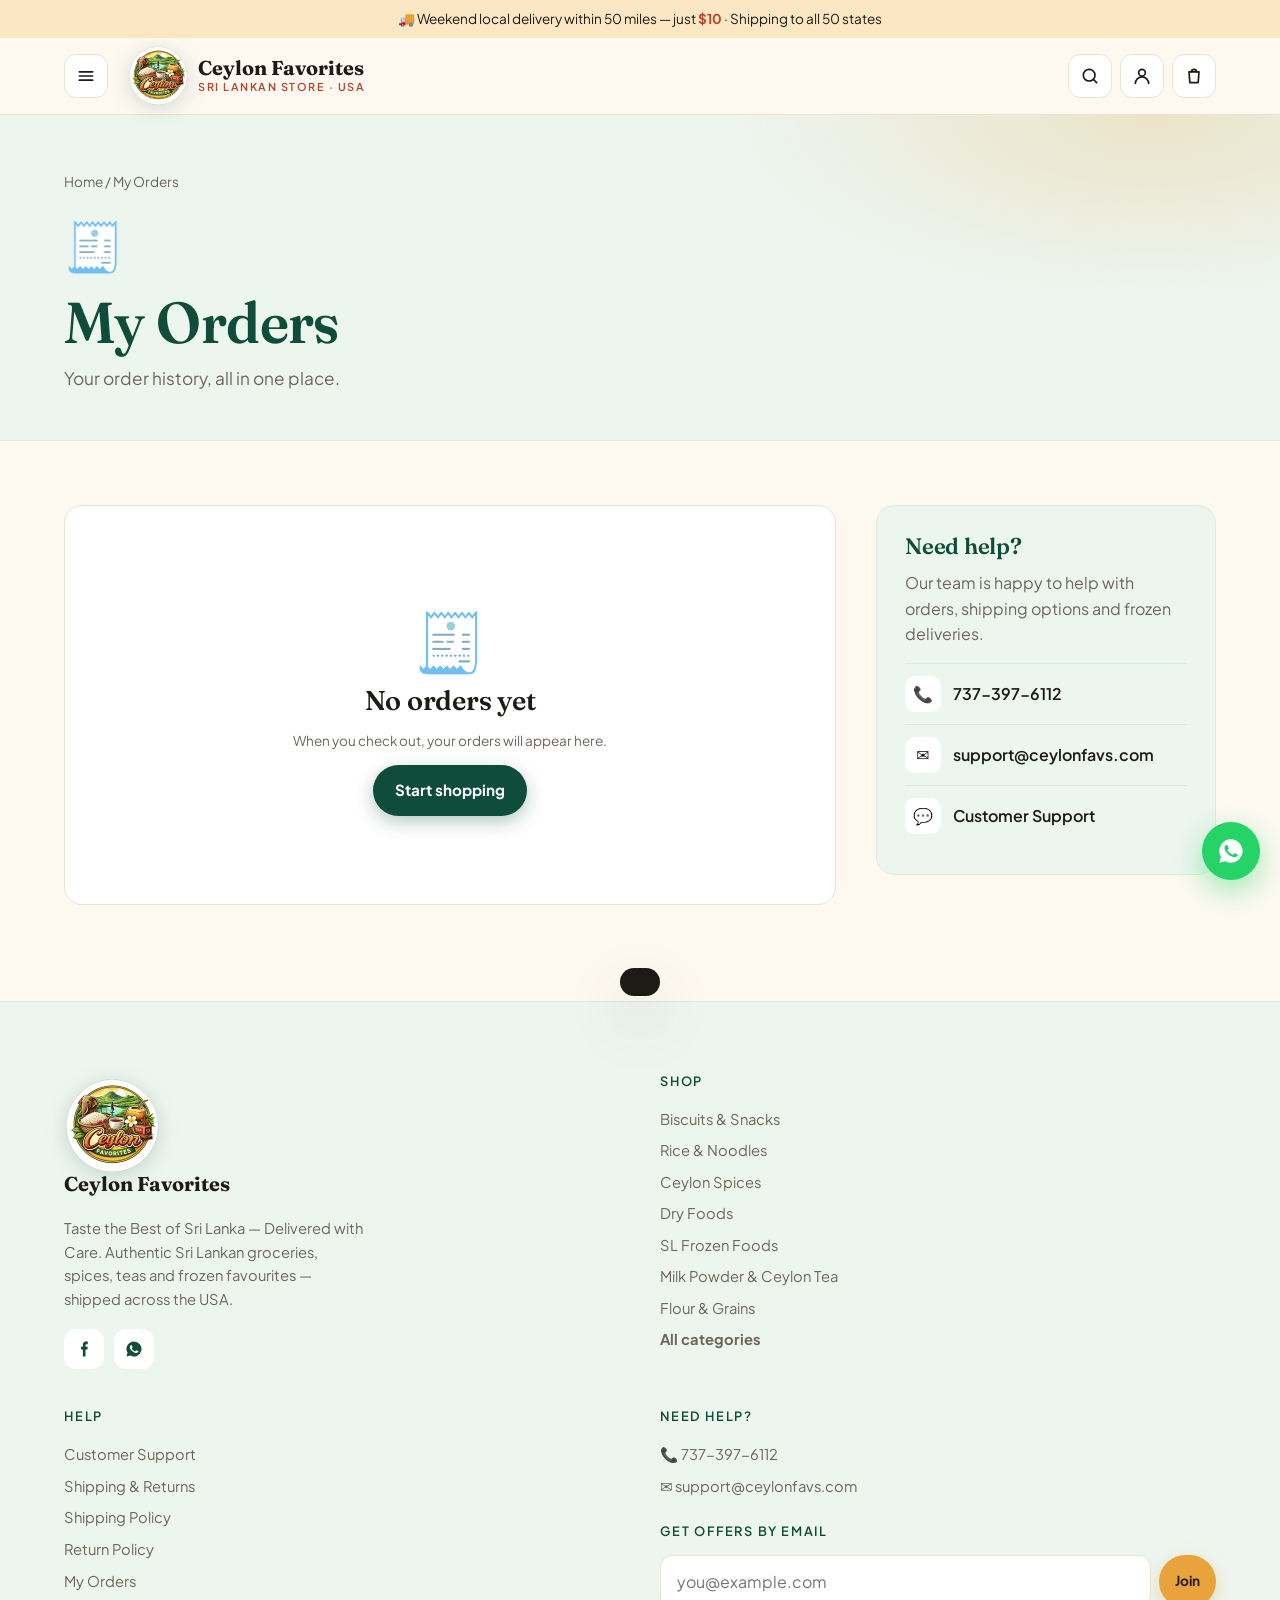
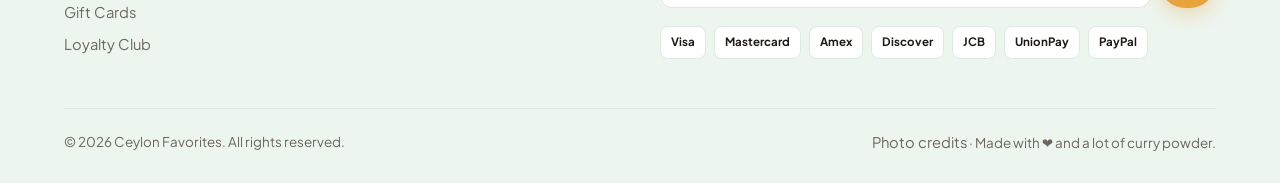
<file: my-orders.html>
<!doctype html>
<html lang="en">
<head>
  <meta charset="utf-8">
  <meta name="viewport" content="width=device-width, initial-scale=1">
  <title>My Orders — Ceylon Favorites</title>
  <link rel="preconnect" href="https://fonts.googleapis.com">
  <link rel="preconnect" href="https://fonts.gstatic.com" crossorigin>
  <link href="https://fonts.googleapis.com/css2?family=Fraunces:ital,opsz,wght@0,9..144,500;0,9..144,600;0,9..144,700;1,9..144,600&family=Plus+Jakarta+Sans:wght@400;500;600;700;800&display=swap" rel="stylesheet">
  <link rel="stylesheet" href="assets/css/style.css">
  <link rel="icon" type="image/png" href="assets/img/favicon.png">
  <link rel="apple-touch-icon" href="assets/img/logo-192.png">
</head>
<body data-page="orders">
<main>
<section class="page-hero"><div class="wrap">
  <div class="crumbs"><a href="index.html">Home</a> / My Orders</div>
  <div class="hero-emo">🧾</div>
  <h1>My Orders</h1>
  <p>Your order history, all in one place.</p>
</div></section>
<section class="content"><div class="wrap content-grid">
  <div class="card reveal" id="orders"></div>
  <aside class="aside-card">
  <h3>Need help?</h3>
  <p style="color:rgba(255,255,255,.75)">Our team is happy to help with orders, shipping options and frozen deliveries.</p>
  <a class="line" href="tel:+17373976112"><span class="ico">📞</span>737-397-6112</a>
  <a class="line" href="mailto:support@ceylonfavs.com"><span class="ico">✉️</span>support@ceylonfavs.com</a>
  <a class="line" href="customer-support.html"><span class="ico">💬</span>Customer Support</a>
</aside>
</div></section>
</main>
<script src="assets/js/data.js"></script>
<script src="assets/js/main.js"></script>
<script>
(function () {
  const { store, money, esc } = window.CF;
  function render() {
    const orders = store.get("cf_orders", []);
    const el = document.getElementById("orders");
    if (!orders.length) {
      el.innerHTML = '<div class="orders-empty"><div class="big">🧾</div><h2 style="font-size:1.7rem">No orders yet</h2><p class="meta">When you check out, your orders will appear here.</p><a class="btn btn-primary" href="category.html">Start shopping</a></div>';
      return;
    }
    el.innerHTML = '<h2 style="font-size:1.6rem">Order history</h2>' + orders.map((o) => `
      <details class="order-row" style="display:block">
        <summary style="display:grid;grid-template-columns:1fr auto auto;gap:16px;align-items:center;cursor:pointer;list-style:none">
          <div><b>#${o.no}</b><div class="meta">${new Date(o.date).toLocaleString()} · ${o.items.reduce((s, i) => s + i.qty, 0)} items</div></div>
          <span class="pill new" style="position:static">Confirmed</span>
          <b>${money(o.total)}</b>
        </summary>
        <ul style="margin:12px 0 0;padding-left:1.2em;color:var(--muted);font-size:.92rem">${o.items.map((i) => `<li>${i.qty} × ${esc(i.name)} — ${money(i.qty * i.price)}</li>`).join("")}</ul>
      </details>`).join("");
  }
  document.addEventListener("cf:orders", render);
  render();
})();
</script>
</body>
</html>
</file>
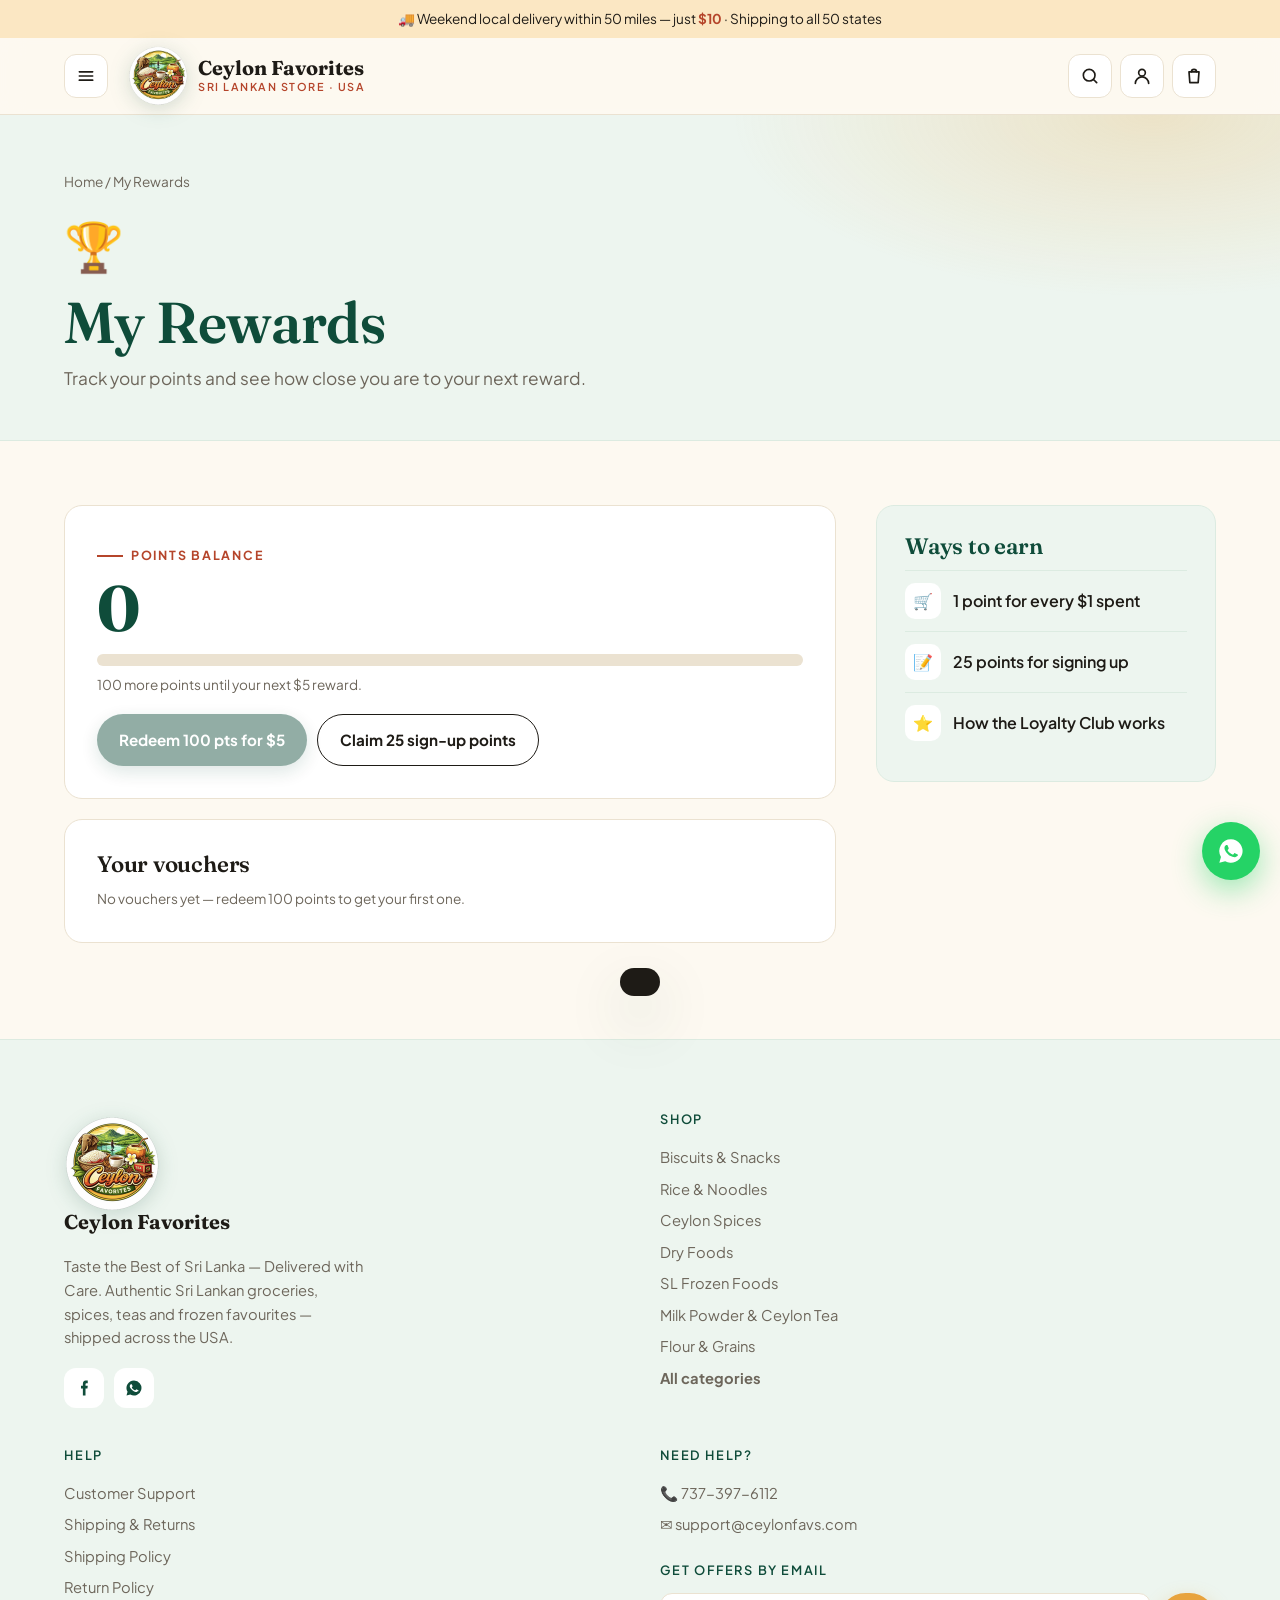
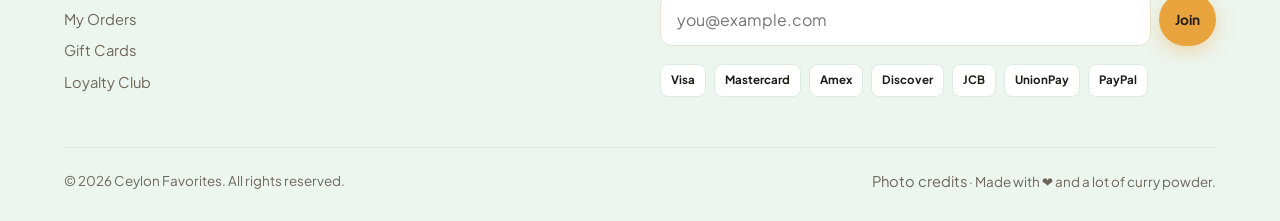
<file: my-rewards.html>
<!doctype html>
<html lang="en">
<head>
  <meta charset="utf-8">
  <meta name="viewport" content="width=device-width, initial-scale=1">
  <title>My Rewards — Ceylon Favorites</title>
  <link rel="preconnect" href="https://fonts.googleapis.com">
  <link rel="preconnect" href="https://fonts.gstatic.com" crossorigin>
  <link href="https://fonts.googleapis.com/css2?family=Fraunces:ital,opsz,wght@0,9..144,500;0,9..144,600;0,9..144,700;1,9..144,600&family=Plus+Jakarta+Sans:wght@400;500;600;700;800&display=swap" rel="stylesheet">
  <link rel="stylesheet" href="assets/css/style.css">
  <link rel="icon" type="image/png" href="assets/img/favicon.png">
  <link rel="apple-touch-icon" href="assets/img/logo-192.png">
</head>
<body data-page="rewards">
<main>
<section class="page-hero"><div class="wrap">
  <div class="crumbs"><a href="index.html">Home</a> / My Rewards</div>
  <div class="hero-emo">🏆</div>
  <h1>My Rewards</h1>
  <p>Track your points and see how close you are to your next reward.</p>
</div></section>
<section class="content"><div class="wrap content-grid">
  <div>
    <div class="card reveal">
      <span class="eyebrow dark">Points balance</span>
      <div style="font-family:var(--display);font-size:4rem;font-weight:700;color:var(--leaf);line-height:1;margin:10px 0" id="pts">0</div>
      <div class="meter"><i id="meter" style="width:0"></i></div>
      <p class="meta" id="nextMsg"></p>
      <div style="display:flex;gap:10px;flex-wrap:wrap;margin-top:18px">
        <button class="btn btn-primary" id="redeem">Redeem 100 pts for $5</button>
        <button class="btn btn-ghost" id="join">Claim 25 sign-up points</button>
      </div>
    </div>
    <div class="card reveal">
      <h3 style="font-size:1.4rem">Your vouchers</h3>
      <div id="vouchers"></div>
    </div>
  </div>
  <aside class="aside-card">
    <h3>Ways to earn</h3>
    <a class="line" href="category.html"><span class="ico">🛒</span>1 point for every $1 spent</a>
    <a class="line" href="#" onclick="document.getElementById('join').click();return false;"><span class="ico">📝</span>25 points for signing up</a>
    <a class="line" href="loyalty.html"><span class="ico">⭐</span>How the Loyalty Club works</a>
  </aside>
</div></section>
</main>
<script src="assets/js/data.js"></script>
<script src="assets/js/main.js"></script>
<script>
(function () {
  const { store, toast } = window.CF;
  function render() {
    const p = store.get("cf_points", 0), v = store.get("cf_vouchers", []);
    document.getElementById("pts").textContent = p;
    const into = p % 100;
    document.getElementById("meter").style.width = (p >= 100 ? 100 : into) + "%";
    document.getElementById("nextMsg").textContent = p >= 100 ? "🎉 You have enough points for a $5 reward!" : `${100 - into} more points until your next $5 reward.`;
    document.getElementById("redeem").disabled = p < 100;
    document.getElementById("join").disabled = store.get("cf_joined", false);
    document.getElementById("vouchers").innerHTML = v.length
      ? v.map((x) => `<div class="order-row"><div><b>${x.code}</b><div class="meta">${new Date(x.date).toLocaleDateString()}</div></div><span></span><b style="color:var(--leaf)">$5.00 off</b></div>`).join("")
      : '<p class="meta" style="margin:0">No vouchers yet — redeem 100 points to get your first one.</p>';
  }
  document.getElementById("join").onclick = () => { store.set("cf_joined", true); store.set("cf_points", store.get("cf_points", 0) + 25); toast("⭐ 25 welcome points added"); render(); };
  document.getElementById("redeem").onclick = () => {
    const p = store.get("cf_points", 0); if (p < 100) return;
    store.set("cf_points", p - 100);
    const v = store.get("cf_vouchers", []); v.unshift({ code: "CEYLON5-" + Math.random().toString(36).slice(2, 7).toUpperCase(), date: Date.now() });
    store.set("cf_vouchers", v); toast("🎉 $5 voucher created"); render();
  };
  render();
})();
</script>
</body>
</html>
</file>
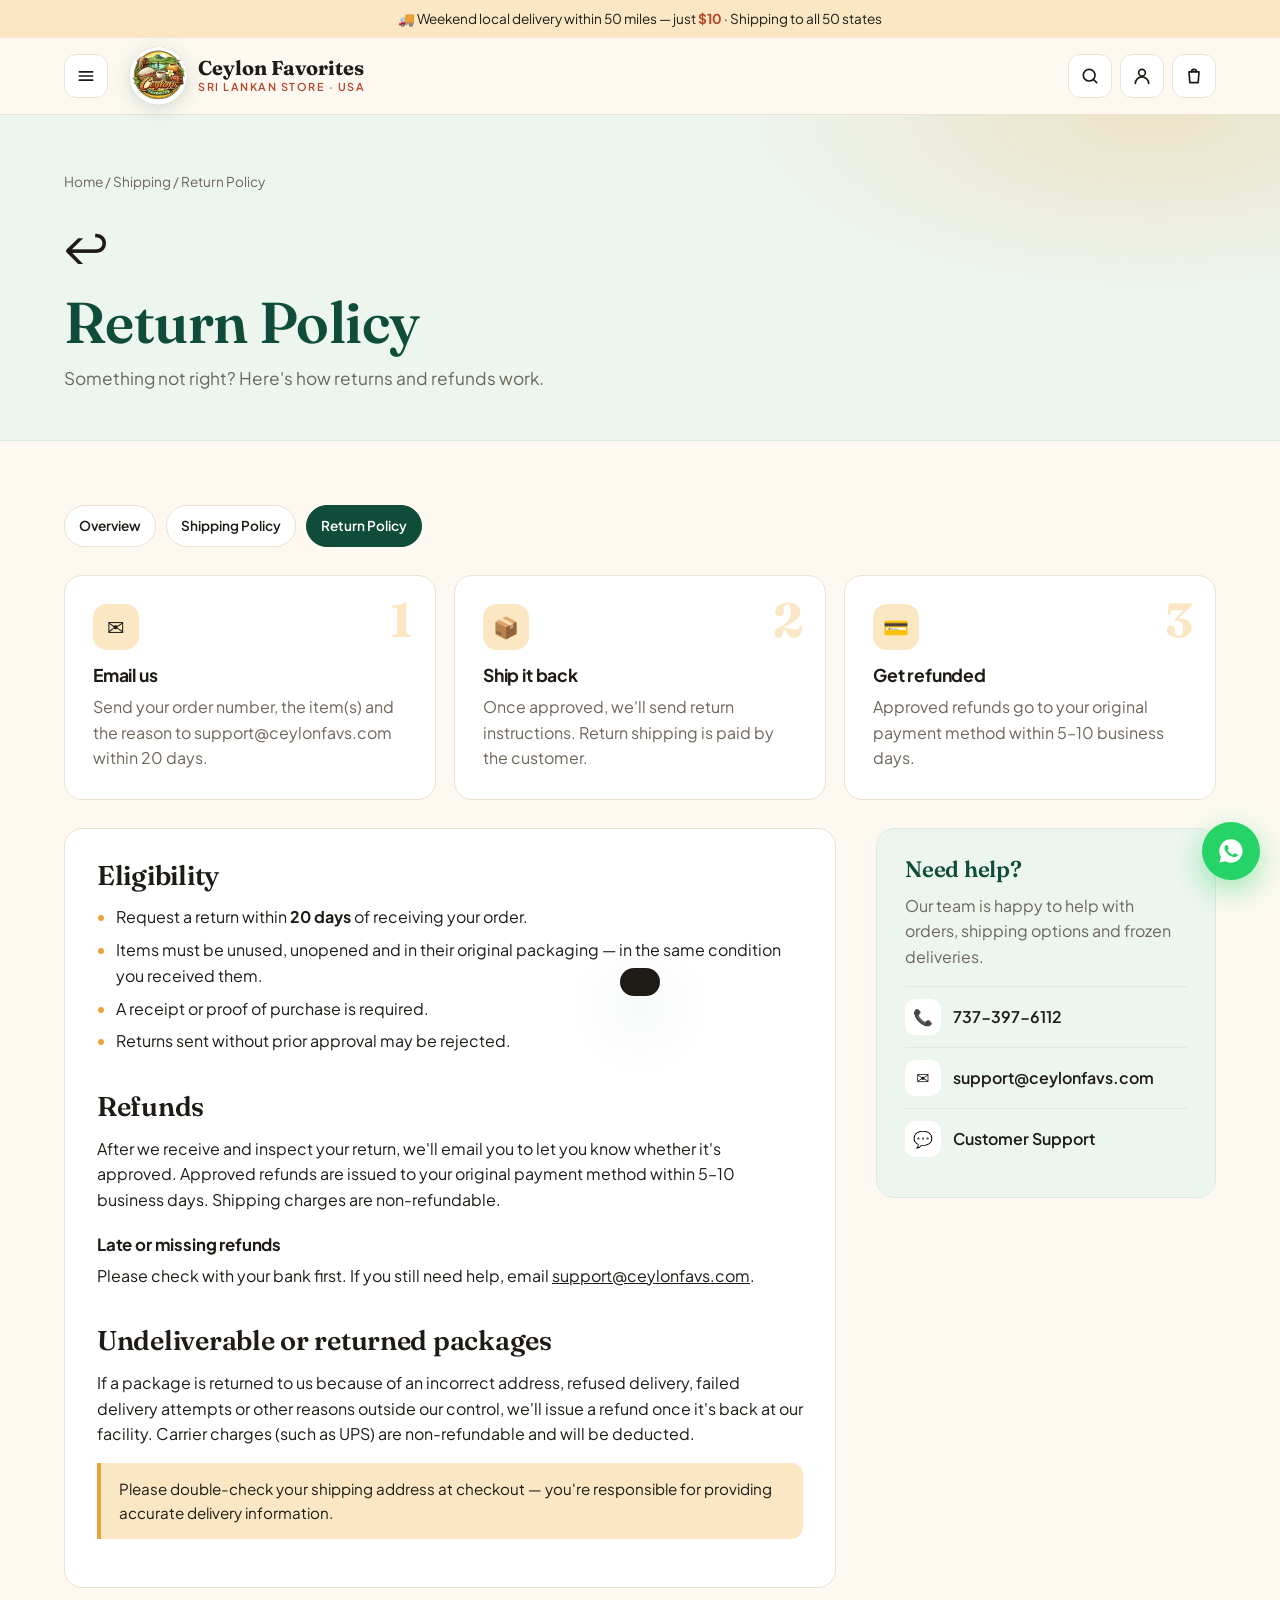
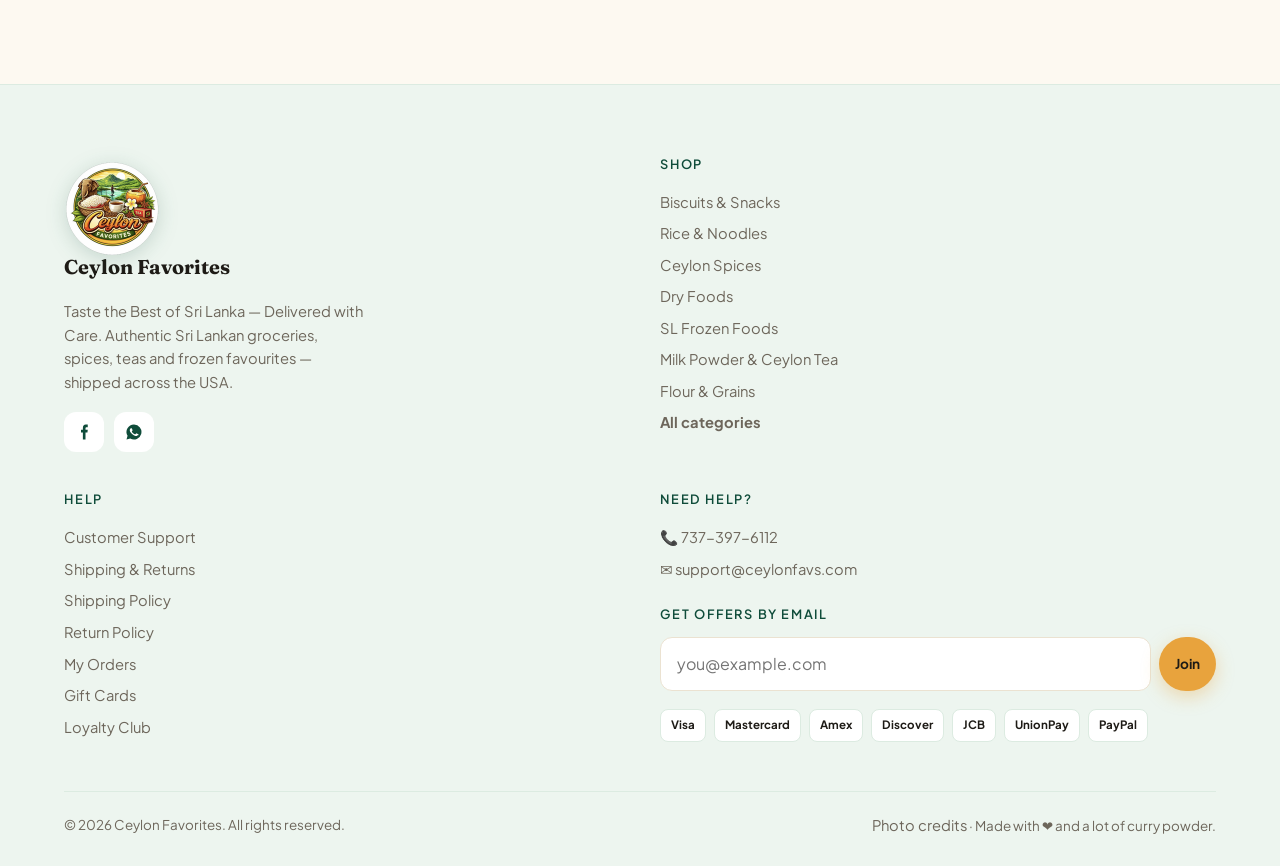
<file: return-policy.html>
<!doctype html>
<html lang="en">
<head>
  <meta charset="utf-8">
  <meta name="viewport" content="width=device-width, initial-scale=1">
  <title>Return Policy — Ceylon Favorites</title>
  <link rel="preconnect" href="https://fonts.googleapis.com">
  <link rel="preconnect" href="https://fonts.gstatic.com" crossorigin>
  <link href="https://fonts.googleapis.com/css2?family=Fraunces:ital,opsz,wght@0,9..144,500;0,9..144,600;0,9..144,700;1,9..144,600&family=Plus+Jakarta+Sans:wght@400;500;600;700;800&display=swap" rel="stylesheet">
  <link rel="stylesheet" href="assets/css/style.css">
  <link rel="icon" type="image/png" href="assets/img/favicon.png">
  <link rel="apple-touch-icon" href="assets/img/logo-192.png">
</head>
<body data-page="shipping">
<main>
<section class="page-hero"><div class="wrap">
  <div class="crumbs"><a href="index.html">Home</a> / <a href="shipping-returns.html">Shipping</a> / Return Policy</div>
  <div class="hero-emo">↩️</div>
  <h1>Return Policy</h1>
  <p>Something not right? Here's how returns and refunds work.</p>
</div></section>
<section class="content"><div class="wrap">
  <div class="toolbar" style="margin-bottom:28px">
  <div class="controls">
    <a class="chip" href="shipping-returns.html">Overview</a>
    <a class="chip" href="shipping-policy.html">Shipping Policy</a>
    <a class="chip" style="background:var(--leaf);color:#fff;border-color:var(--leaf)" href="return-policy.html">Return Policy</a>
  </div>
</div>
  <div class="steps" style="margin-bottom:28px">
    <div class="step reveal"><div class="perk-ico">✉️</div><h3>Email us</h3><p>Send your order number, the item(s) and the reason to support@ceylonfavs.com within 20 days.</p></div>
    <div class="step reveal"><div class="perk-ico">📦</div><h3>Ship it back</h3><p>Once approved, we'll send return instructions. Return shipping is paid by the customer.</p></div>
    <div class="step reveal"><div class="perk-ico">💳</div><h3>Get refunded</h3><p>Approved refunds go to your original payment method within 5–10 business days.</p></div>
  </div>
  <div class="content-grid">
    <div>
      <div class="card prose reveal">
        <h2>Eligibility</h2>
        <ul>
          <li>Request a return within <b>20 days</b> of receiving your order.</li>
          <li>Items must be unused, unopened and in their original packaging — in the same condition you received them.</li>
          <li>A receipt or proof of purchase is required.</li>
          <li>Returns sent without prior approval may be rejected.</li>
        </ul>
        <h2>Refunds</h2>
        <p>After we receive and inspect your return, we'll email you to let you know whether it's approved. Approved refunds are issued to your original payment method within 5–10 business days. Shipping charges are non-refundable.</p>
        <h3>Late or missing refunds</h3>
        <p>Please check with your bank first. If you still need help, email <a href="mailto:support@ceylonfavs.com"><u>support@ceylonfavs.com</u></a>.</p>
        <h2>Undeliverable or returned packages</h2>
        <p>If a package is returned to us because of an incorrect address, refused delivery, failed delivery attempts or other reasons outside our control, we'll issue a refund once it's back at our facility. Carrier charges (such as UPS) are non-refundable and will be deducted.</p>
        <p class="note">Please double-check your shipping address at checkout — you're responsible for providing accurate delivery information.</p>
      </div>
    </div>
    <aside class="aside-card">
  <h3>Need help?</h3>
  <p style="color:rgba(255,255,255,.75)">Our team is happy to help with orders, shipping options and frozen deliveries.</p>
  <a class="line" href="tel:+17373976112"><span class="ico">📞</span>737-397-6112</a>
  <a class="line" href="mailto:support@ceylonfavs.com"><span class="ico">✉️</span>support@ceylonfavs.com</a>
  <a class="line" href="customer-support.html"><span class="ico">💬</span>Customer Support</a>
</aside>
  </div>
</div></section>
</main>
<script src="assets/js/data.js"></script>
<script src="assets/js/main.js"></script>

</body>
</html>
</file>
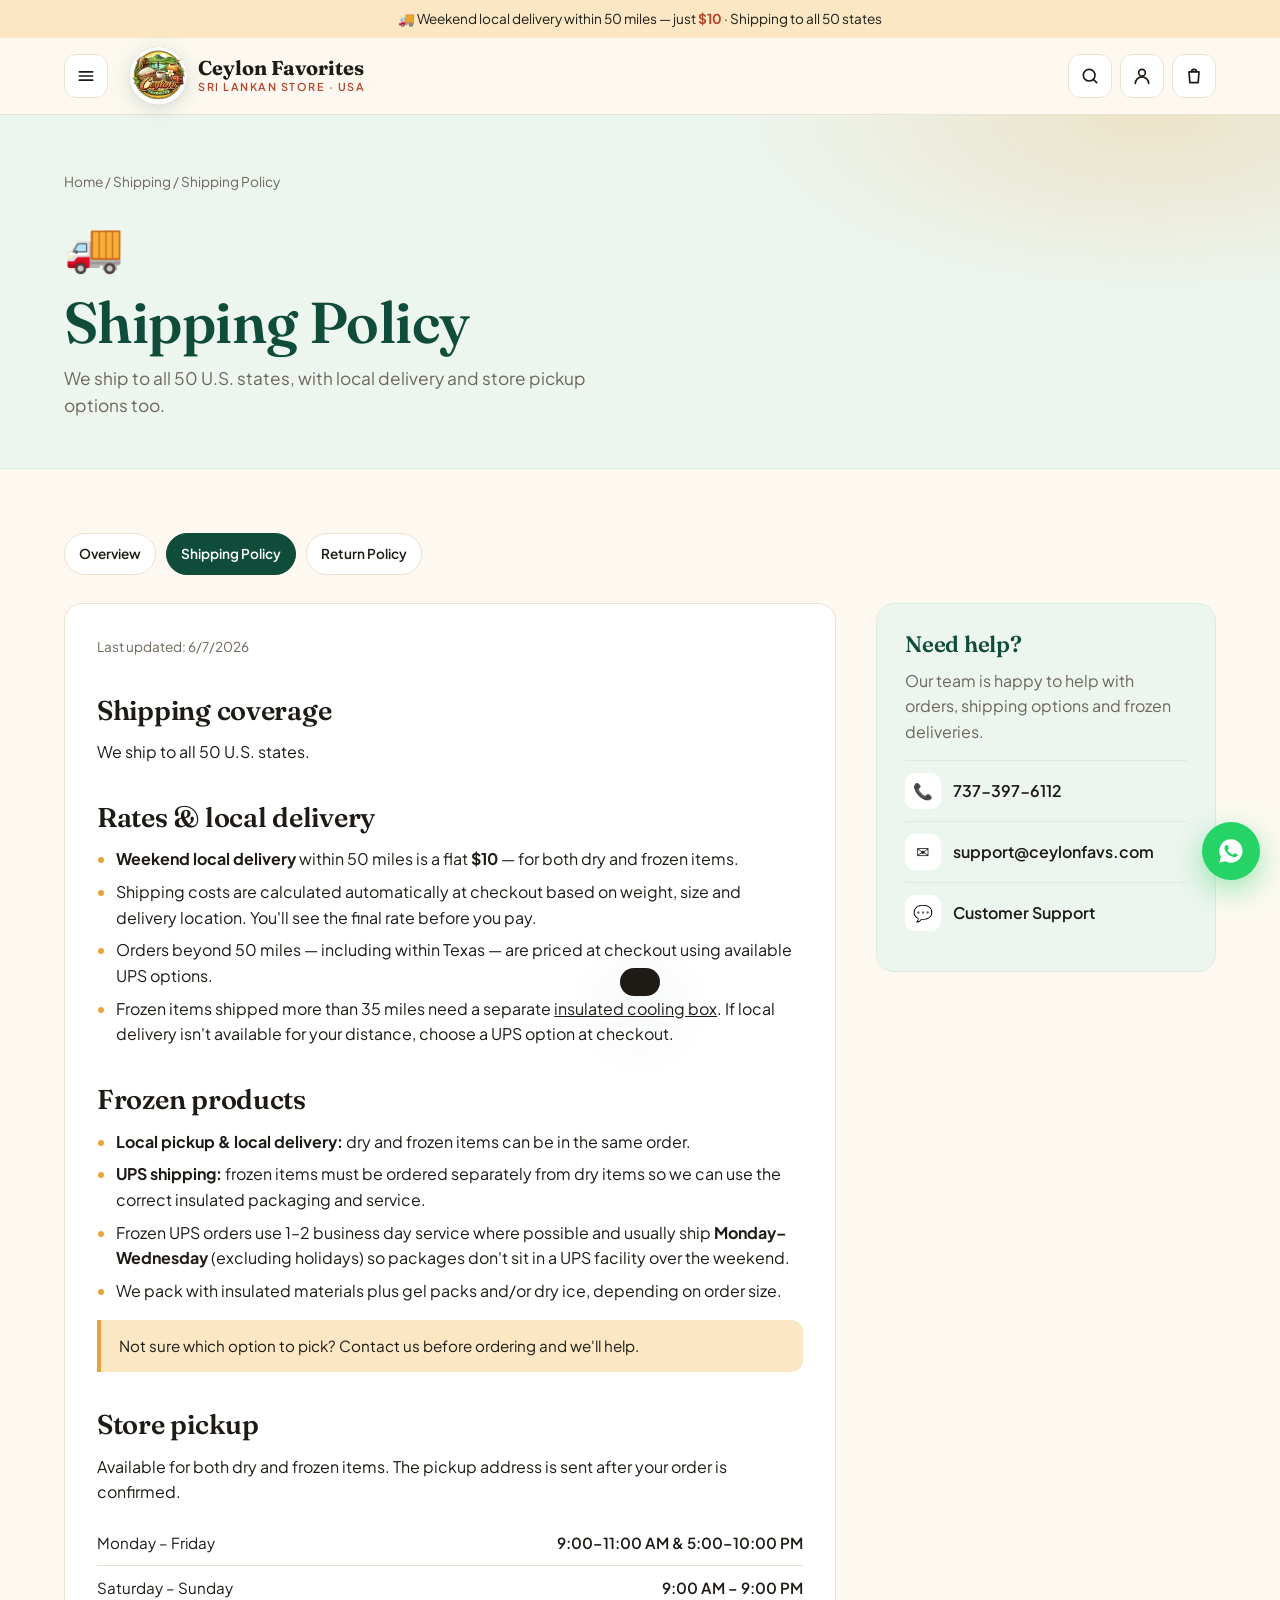
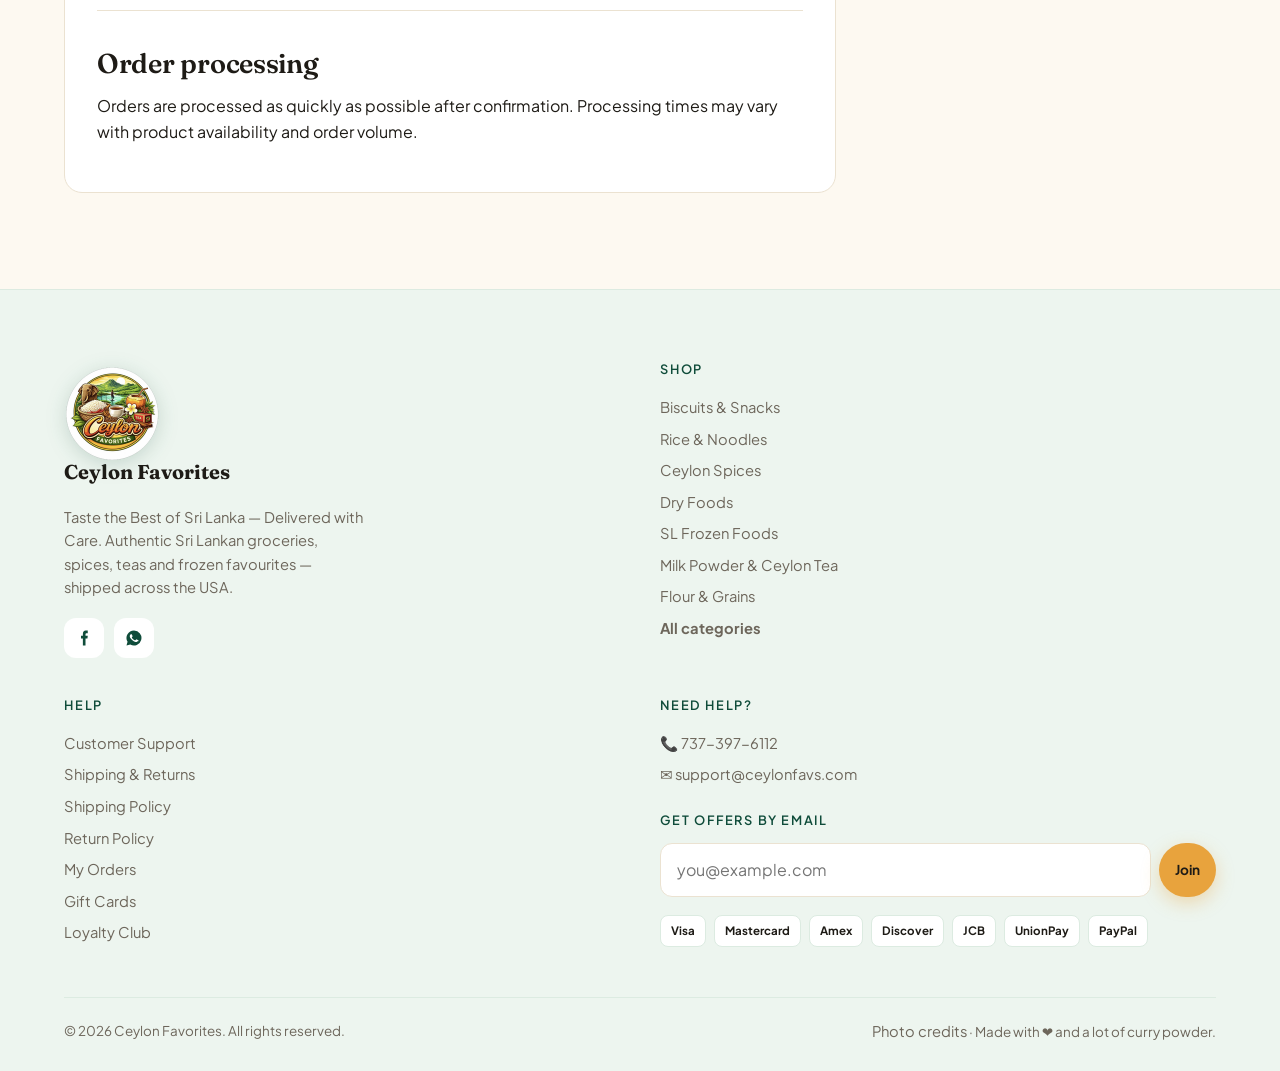
<file: shipping-policy.html>
<!doctype html>
<html lang="en">
<head>
  <meta charset="utf-8">
  <meta name="viewport" content="width=device-width, initial-scale=1">
  <title>Shipping Policy — Ceylon Favorites</title>
  <link rel="preconnect" href="https://fonts.googleapis.com">
  <link rel="preconnect" href="https://fonts.gstatic.com" crossorigin>
  <link href="https://fonts.googleapis.com/css2?family=Fraunces:ital,opsz,wght@0,9..144,500;0,9..144,600;0,9..144,700;1,9..144,600&family=Plus+Jakarta+Sans:wght@400;500;600;700;800&display=swap" rel="stylesheet">
  <link rel="stylesheet" href="assets/css/style.css">
  <link rel="icon" type="image/png" href="assets/img/favicon.png">
  <link rel="apple-touch-icon" href="assets/img/logo-192.png">
</head>
<body data-page="shipping">
<main>
<section class="page-hero"><div class="wrap">
  <div class="crumbs"><a href="index.html">Home</a> / <a href="shipping-returns.html">Shipping</a> / Shipping Policy</div>
  <div class="hero-emo">🚚</div>
  <h1>Shipping Policy</h1>
  <p>We ship to all 50 U.S. states, with local delivery and store pickup options too.</p>
</div></section>
<section class="content"><div class="wrap">
  <div class="toolbar" style="margin-bottom:28px">
  <div class="controls">
    <a class="chip" href="shipping-returns.html">Overview</a>
    <a class="chip" style="background:var(--leaf);color:#fff;border-color:var(--leaf)" href="shipping-policy.html">Shipping Policy</a>
    <a class="chip" href="return-policy.html">Return Policy</a>
  </div>
</div>
  <div class="content-grid">
    <div>
      <div class="card prose reveal">
        <p class="meta">Last updated: 6/7/2026</p>
        <h2>Shipping coverage</h2>
        <p>We ship to all 50 U.S. states.</p>
        <h2>Rates &amp; local delivery</h2>
        <ul>
          <li><b>Weekend local delivery</b> within 50 miles is a flat <b>$10</b> — for both dry and frozen items.</li>
          <li>Shipping costs are calculated automatically at checkout based on weight, size and delivery location. You'll see the final rate before you pay.</li>
          <li>Orders beyond 50 miles — including within Texas — are priced at checkout using available UPS options.</li>
          <li>Frozen items shipped more than 35 miles need a separate <a href="category.html?c=sl-frozen-foods"><u>insulated cooling box</u></a>. If local delivery isn't available for your distance, choose a UPS option at checkout.</li>
        </ul>
        <h2>Frozen products</h2>
        <ul>
          <li><b>Local pickup &amp; local delivery:</b> dry and frozen items can be in the same order.</li>
          <li><b>UPS shipping:</b> frozen items must be ordered separately from dry items so we can use the correct insulated packaging and service.</li>
          <li>Frozen UPS orders use 1–2 business day service where possible and usually ship <b>Monday–Wednesday</b> (excluding holidays) so packages don't sit in a UPS facility over the weekend.</li>
          <li>We pack with insulated materials plus gel packs and/or dry ice, depending on order size.</li>
        </ul>
        <p class="note">Not sure which option to pick? Contact us before ordering and we'll help.</p>
        <h2>Store pickup</h2>
        <p>Available for both dry and frozen items. The pickup address is sent after your order is confirmed.</p>
        <table class="hours">
          <tr><td>Monday – Friday</td><td>9:00–11:00 AM &amp; 5:00–10:00 PM</td></tr>
          <tr><td>Saturday – Sunday</td><td>9:00 AM – 9:00 PM</td></tr>
        </table>
        <h2>Order processing</h2>
        <p>Orders are processed as quickly as possible after confirmation. Processing times may vary with product availability and order volume.</p>
      </div>
    </div>
    <aside class="aside-card">
  <h3>Need help?</h3>
  <p style="color:rgba(255,255,255,.75)">Our team is happy to help with orders, shipping options and frozen deliveries.</p>
  <a class="line" href="tel:+17373976112"><span class="ico">📞</span>737-397-6112</a>
  <a class="line" href="mailto:support@ceylonfavs.com"><span class="ico">✉️</span>support@ceylonfavs.com</a>
  <a class="line" href="customer-support.html"><span class="ico">💬</span>Customer Support</a>
</aside>
  </div>
</div></section>
</main>
<script src="assets/js/data.js"></script>
<script src="assets/js/main.js"></script>

</body>
</html>
</file>
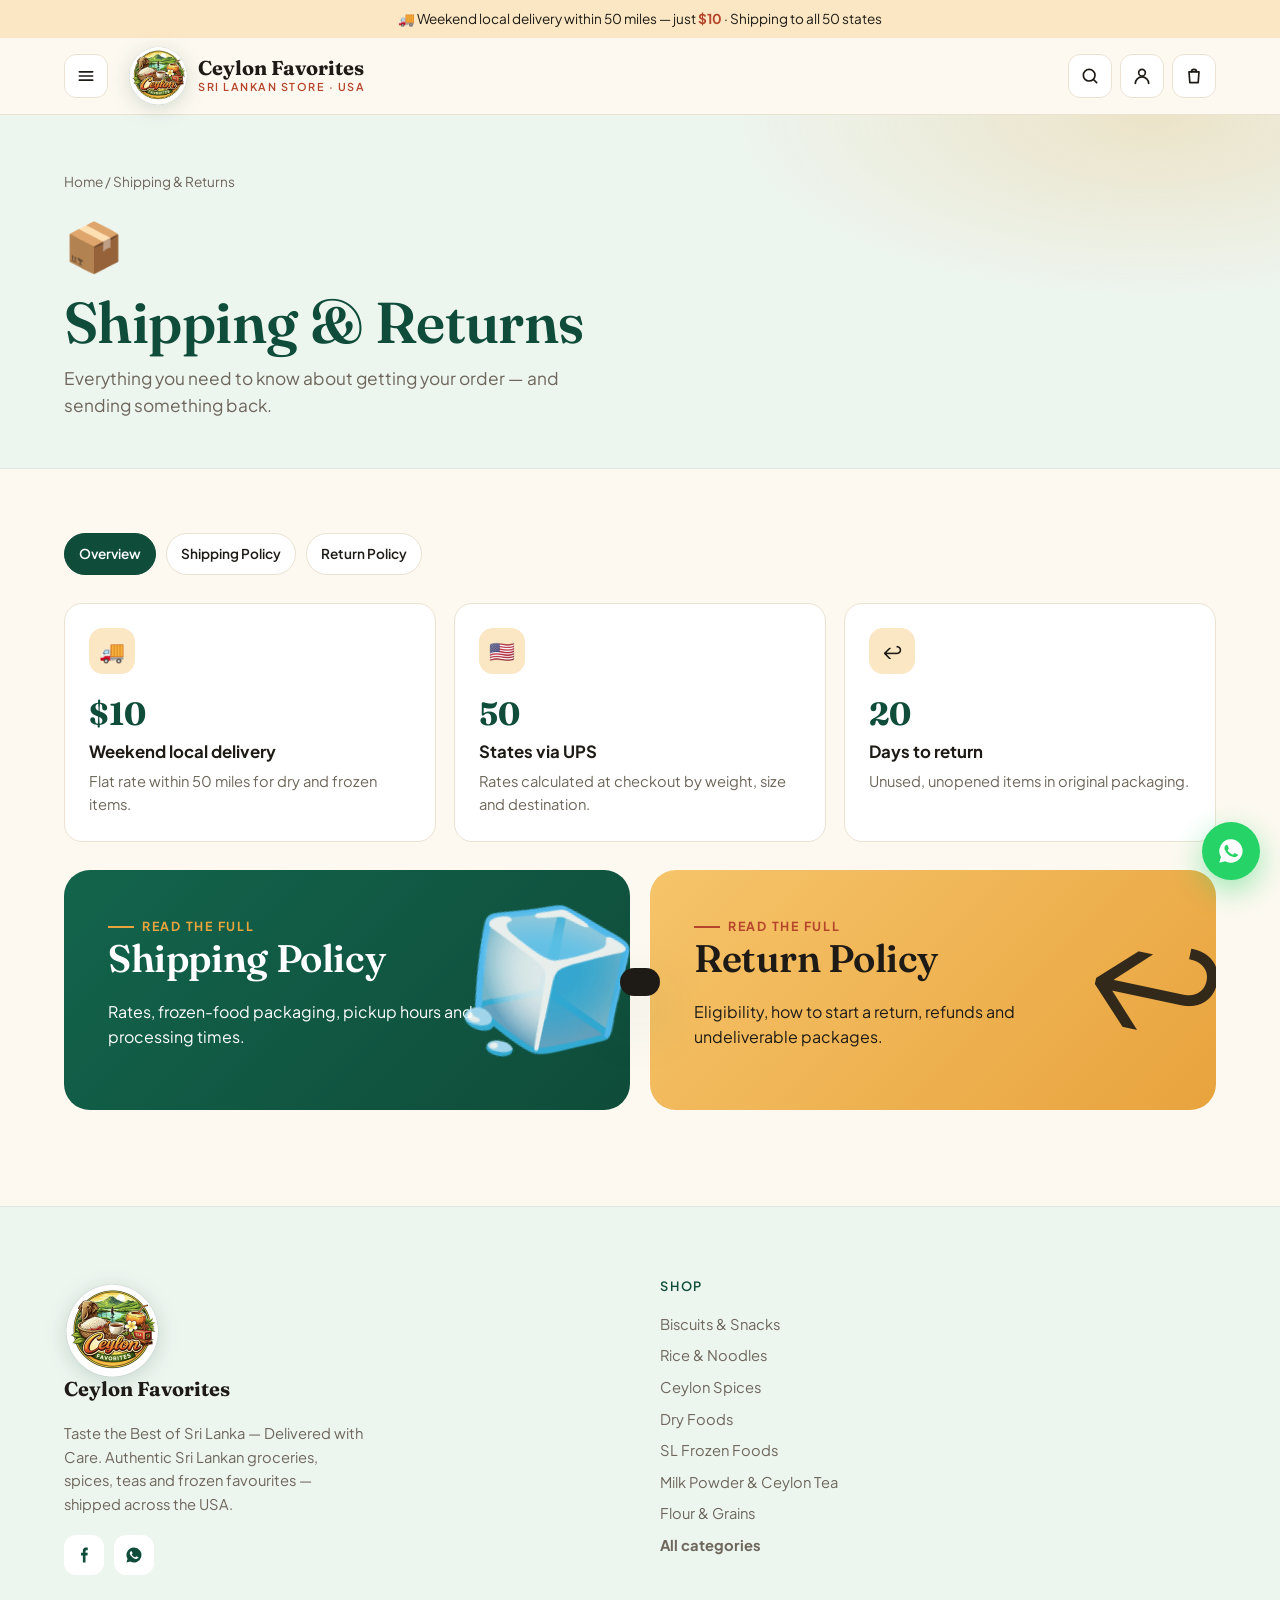
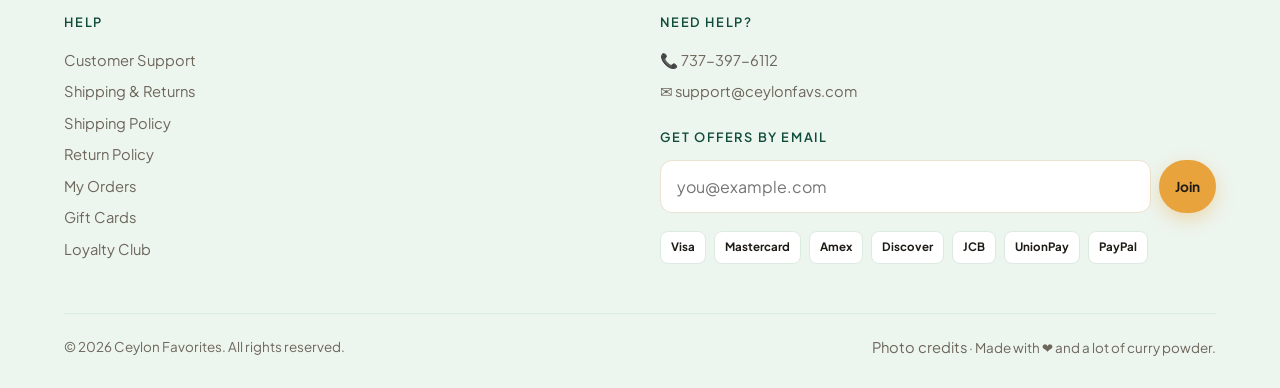
<file: shipping-returns.html>
<!doctype html>
<html lang="en">
<head>
  <meta charset="utf-8">
  <meta name="viewport" content="width=device-width, initial-scale=1">
  <title>Shipping & Returns — Ceylon Favorites</title>
  <link rel="preconnect" href="https://fonts.googleapis.com">
  <link rel="preconnect" href="https://fonts.gstatic.com" crossorigin>
  <link href="https://fonts.googleapis.com/css2?family=Fraunces:ital,opsz,wght@0,9..144,500;0,9..144,600;0,9..144,700;1,9..144,600&family=Plus+Jakarta+Sans:wght@400;500;600;700;800&display=swap" rel="stylesheet">
  <link rel="stylesheet" href="assets/css/style.css">
  <link rel="icon" type="image/png" href="assets/img/favicon.png">
  <link rel="apple-touch-icon" href="assets/img/logo-192.png">
</head>
<body data-page="shipping">
<main>
<section class="page-hero"><div class="wrap">
  <div class="crumbs"><a href="index.html">Home</a> / Shipping &amp; Returns</div>
  <div class="hero-emo">📦</div>
  <h1>Shipping &amp; Returns</h1>
  <p>Everything you need to know about getting your order — and sending something back.</p>
</div></section>
<section class="content"><div class="wrap">
  <div class="toolbar" style="margin-bottom:28px">
  <div class="controls">
    <a class="chip" style="background:var(--leaf);color:#fff;border-color:var(--leaf)" href="shipping-returns.html">Overview</a>
    <a class="chip" href="shipping-policy.html">Shipping Policy</a>
    <a class="chip" href="return-policy.html">Return Policy</a>
  </div>
</div>
  <div class="info-grid">
    <div class="info reveal"><div class="perk-ico">🚚</div><div class="stat">$10</div><b>Weekend local delivery</b><p>Flat rate within 50 miles for dry and frozen items.</p></div>
    <div class="info reveal"><div class="perk-ico">🇺🇸</div><div class="stat">50</div><b>States via UPS</b><p>Rates calculated at checkout by weight, size and destination.</p></div>
    <div class="info reveal"><div class="perk-ico">↩️</div><div class="stat">20</div><b>Days to return</b><p>Unused, unopened items in original packaging.</p></div>
  </div>
  <div class="split">
    <a class="promo green reveal" href="shipping-policy.html" style="min-height:240px"><span class="big-emo">🧊</span><span class="eyebrow">Read the full</span><h3>Shipping Policy</h3><p>Rates, frozen-food packaging, pickup hours and processing times.</p></a>
    <a class="promo gold reveal" href="return-policy.html" style="min-height:240px"><span class="big-emo">↩️</span><span class="eyebrow dark">Read the full</span><h3>Return Policy</h3><p>Eligibility, how to start a return, refunds and undeliverable packages.</p></a>
  </div>
</div></section>
</main>
<script src="assets/js/data.js"></script>
<script src="assets/js/main.js"></script>

</body>
</html>
</file>
<file: assets/css/style.css>
:root {
  --leaf: #0f4c3a;
  --leaf-2: #13644c;
  --leaf-ink: #e9f4ee;
  --saffron: #e8a33d;
  --saffron-soft: #fbe7c3;
  --cinnamon: #b5452b;
  --cream: #fdf9f1;
  --mint: #edf5ef;
  --mint-2: #dcebe1;
  --paper: #ffffff;
  --ink: #1e1b16;
  --muted: #6d665b;
  --line: #ebe2d1;
  --shadow: 0 1px 2px rgba(30, 27, 22, .06), 0 8px 24px rgba(30, 27, 22, .08);
  --shadow-lg: 0 24px 60px rgba(15, 76, 58, .18);
  --radius: 18px;
  --display: "Fraunces", Georgia, serif;
  --body: "Plus Jakarta Sans", system-ui, -apple-system, sans-serif;
  --wrap: 1200px;
}

* { box-sizing: border-box; }
html { scroll-behavior: smooth; }
body {
  margin: 0;
  font-family: var(--body);
  color: var(--ink);
  background: var(--cream);
  line-height: 1.6;
  -webkit-font-smoothing: antialiased;
}
img { max-width: 100%; display: block; }
a { color: inherit; text-decoration: none; }
button { font: inherit; cursor: pointer; }
h1, h2, h3, h4 { font-family: var(--display); line-height: 1.1; margin: 0 0 .5em; font-weight: 600; letter-spacing: -.01em; }
p { margin: 0 0 1em; }
.wrap { max-width: var(--wrap); margin: 0 auto; padding: 0 24px; }
[hidden] { display: none !important; }
.sr-only { position: absolute; width: 1px; height: 1px; overflow: hidden; clip: rect(0 0 0 0); }

/* ---------- Announcement + header ---------- */
.announce {
  background: var(--saffron-soft);
  color: var(--ink);
  font-size: .85rem;
  text-align: center;
  padding: 8px 16px;
}
.announce strong { color: var(--cinnamon); }

.site-header {
  position: sticky; top: 0; z-index: 50;
  background: rgba(253, 249, 241, .94);
  backdrop-filter: saturate(1.4) blur(12px);
  border-bottom: 1px solid var(--line);
}
.header-row { display: flex; align-items: center; gap: 20px; height: 76px; }
.logo { display: flex; align-items: center; gap: 10px; flex-shrink: 0; }
.logo-mark {
  width: 42px; height: 42px; border-radius: 12px;
  background: conic-gradient(from 200deg, var(--saffron), var(--cinnamon), var(--leaf), var(--saffron));
  display: grid; place-items: center; color: #fff; font-family: var(--display); font-weight: 700; font-size: 1.25rem;
  box-shadow: inset 0 0 0 3px rgba(255,255,255,.35);
}
.logo-img { width: 60px; height: 60px; object-fit: contain; filter: drop-shadow(0 4px 10px rgba(15, 76, 58, .18)); transition: transform .3s; }
.logo:hover .logo-img { transform: rotate(-6deg) scale(1.05); }
.footer-logo { width: 96px; height: 96px; }
.collage .hero-badge {
  position: absolute; z-index: 2; width: 30%; height: auto; aspect-ratio: 1; right: -3%; top: -7%; object-fit: contain;
  filter: drop-shadow(0 18px 30px rgba(15, 76, 58, .3)); animation: bob 6s ease-in-out infinite;
}
.logo-text { font-family: var(--display); font-size: 1.25rem; font-weight: 700; line-height: 1; }
.logo-text small { display: block; font-family: var(--body); font-size: .68rem; font-weight: 600; letter-spacing: .14em; text-transform: uppercase; color: var(--cinnamon); margin-top: 4px; }

.nav { display: flex; align-items: center; gap: 2px; margin-left: auto; }
.nav > .nav-item { position: relative; }
.nav-link {
  display: flex; align-items: center; gap: 4px;
  padding: 9px 10px; border-radius: 10px; white-space: nowrap;
  font-weight: 600; font-size: .88rem; color: var(--ink);
  background: none; border: 0;
}
.nav-link:hover, .nav-item:focus-within > .nav-link, .nav-link.active { background: var(--saffron-soft); }
.nav-link .chev { width: 10px; transition: transform .2s; }
.nav-item:hover .chev, .nav-item:focus-within .chev { transform: rotate(180deg); }

.dropdown {
  position: absolute; top: calc(100% + 8px); left: 50%;
  transform: translate(-50%, 6px);
  background: var(--paper); border: 1px solid var(--line); border-radius: var(--radius);
  box-shadow: var(--shadow-lg); padding: 10px; min-width: 240px;
  opacity: 0; visibility: hidden; transition: .18s ease;
}
.dropdown::before { content: ""; position: absolute; inset: -12px 0 auto; height: 12px; }
.nav-item:hover > .dropdown, .nav-item:focus-within > .dropdown { opacity: 1; visibility: visible; transform: translate(-50%, 0); }
.dropdown a { display: block; padding: 9px 12px; border-radius: 10px; font-size: .92rem; font-weight: 500; }
.dropdown a:hover { background: var(--cream); color: var(--leaf); }
.dropdown .tag { font-size: .66rem; font-weight: 700; color: var(--cinnamon); background: #fbe1da; padding: 2px 7px; border-radius: 99px; margin-left: 6px; vertical-align: 2px; }

.mega { width: min(760px, 92vw); display: grid; grid-template-columns: repeat(3, 1fr); gap: 2px; padding: 14px; }
.mega a { display: flex; align-items: center; gap: 10px; }
.mega .emo { width: 30px; height: 30px; border-radius: 9px; display: grid; place-items: center; font-size: 1rem; flex-shrink: 0; }
.mega-foot { grid-column: 1 / -1; border-top: 1px solid var(--line); margin-top: 8px; padding-top: 8px; }
.mega-foot a { font-weight: 700; color: var(--leaf); }

.header-actions { display: flex; align-items: center; gap: 8px; }
.icon-btn {
  position: relative; width: 44px; height: 44px; border-radius: 12px;
  border: 1px solid var(--line); background: var(--paper);
  display: grid; place-items: center; color: var(--ink);
}
.icon-btn:hover { border-color: var(--leaf); color: var(--leaf); }
.icon-btn svg { width: 20px; height: 20px; }
.badge {
  position: absolute; top: -6px; right: -6px; min-width: 20px; height: 20px; padding: 0 5px;
  border-radius: 99px; background: var(--cinnamon); color: #fff; font-size: .72rem; font-weight: 700;
  display: grid; place-items: center; border: 2px solid var(--cream);
}
.badge[data-count="0"] { display: none; }
.menu-toggle { display: none; }

.search-bar { display: none; border-top: 1px solid var(--line); padding: 14px 0; }
.search-bar.open { display: block; }
.search-bar form { display: flex; gap: 10px; }

/* ---------- Buttons & inputs ---------- */
.btn {
  display: inline-flex; align-items: center; justify-content: center; gap: 8px;
  padding: 13px 22px; border-radius: 999px; border: 0;
  font-weight: 700; font-size: .95rem; white-space: nowrap; transition: transform .15s, box-shadow .15s, background .15s;
}
.btn:hover { transform: translateY(-1px); }
.btn-primary { background: var(--leaf); color: #fff; box-shadow: 0 6px 18px rgba(15, 76, 58, .3); }
.btn-primary:hover { background: var(--leaf-2); }
.btn-gold { background: var(--saffron); color: var(--ink); box-shadow: 0 6px 18px rgba(232, 163, 61, .35); }
.btn-ghost { background: transparent; color: inherit; border: 1.5px solid currentColor; }
.btn-sm { padding: 9px 16px; font-size: .85rem; }
.btn[disabled] { opacity: .45; pointer-events: none; }

.input, textarea.input, select.input {
  width: 100%; padding: 13px 16px; border-radius: 12px; border: 1.5px solid var(--line);
  background: var(--paper); font: inherit; color: var(--ink);
}
.input:focus { outline: none; border-color: var(--leaf); box-shadow: 0 0 0 4px rgba(15, 76, 58, .12); }
label.field { display: block; font-weight: 600; font-size: .88rem; margin-bottom: 16px; }
label.field span { display: block; margin-bottom: 6px; }
label.field em { color: var(--cinnamon); font-style: normal; }

/* ---------- Hero ---------- */
.hero {
  position: relative; overflow: hidden;
  background:
    radial-gradient(900px 500px at 90% -10%, rgba(232, 163, 61, .22), transparent 60%),
    radial-gradient(700px 400px at -10% 110%, rgba(15, 76, 58, .10), transparent 60%),
    linear-gradient(180deg, var(--mint), var(--cream));
  color: var(--ink);
}
.hero::after {
  content: ""; position: absolute; inset: 0; opacity: .07; pointer-events: none;
  background-image: radial-gradient(circle at 1px 1px, var(--leaf) 1px, transparent 0);
  background-size: 22px 22px;
}
.hero-grid { position: relative; z-index: 1; display: grid; grid-template-columns: 1.1fr .9fr; gap: 48px; align-items: center; padding: 72px 0 84px; }
.eyebrow { display: inline-flex; align-items: center; gap: 8px; font-size: .78rem; font-weight: 700; letter-spacing: .14em; text-transform: uppercase; color: var(--saffron); }
.eyebrow::before { content: ""; width: 26px; height: 2px; background: currentColor; }
.hero h1 { font-size: clamp(2.6rem, 6vw, 4.6rem); margin: 18px 0 20px; }
.hero h1 em { font-style: italic; color: var(--cinnamon); }
.hero .eyebrow { color: var(--cinnamon); }
.hero h1 { color: var(--leaf); }
.hero p.lead { font-size: 1.15rem; max-width: 520px; color: var(--muted); }
.hero-cta { display: flex; flex-wrap: wrap; gap: 12px; margin-top: 30px; }
.hero-stats { display: flex; gap: 36px; margin-top: 44px; }
.hero-stats b { display: block; font-family: var(--display); font-size: 2rem; color: var(--leaf); }
.hero-stats span { font-size: .85rem; color: var(--muted); }

.hero-art { position: relative; aspect-ratio: 1; }
.plate {
  position: absolute; inset: 8%; border-radius: 50%;
  background: radial-gradient(circle at 35% 30%, #fffaf0, #f4e3c2 60%, #e7cfa0);
  box-shadow: 0 40px 80px rgba(0,0,0,.35), inset 0 -10px 30px rgba(0,0,0,.08);
}
.plate::before { content: ""; position: absolute; inset: 10%; border-radius: 50%; border: 2px dashed rgba(181, 69, 43, .25); }
.orbit {
  position: absolute; width: 22%; aspect-ratio: 1; border-radius: 50%;
  background: var(--paper); display: grid; place-items: center; font-size: clamp(1.6rem, 3.6vw, 2.6rem);
  box-shadow: 0 14px 30px rgba(0,0,0,.25);
  animation: bob 6s ease-in-out infinite;
}
.orbit:nth-child(2) { top: 0; left: 39%; animation-delay: -1s; }
.orbit:nth-child(3) { top: 26%; right: 0; animation-delay: -2s; }
.orbit:nth-child(4) { bottom: 6%; right: 12%; animation-delay: -3s; }
.orbit:nth-child(5) { bottom: 6%; left: 12%; animation-delay: -4s; }
.orbit:nth-child(6) { top: 26%; left: 0; animation-delay: -5s; }
.plate-center { position: absolute; inset: 0; display: grid; place-items: center; text-align: center; color: var(--leaf); }
.plate-center b { font-family: var(--display); font-size: clamp(1.5rem, 3.2vw, 2.4rem); display: block; line-height: 1; }
.plate-center small { font-weight: 700; letter-spacing: .14em; text-transform: uppercase; font-size: .7rem; color: var(--cinnamon); }
@keyframes bob { 50% { transform: translateY(-10px); } }

/* Photo collage */
.collage { position: relative; aspect-ratio: 1 / 1.02; }
.collage figure { position: absolute; margin: 0; overflow: hidden; border-radius: 28px; box-shadow: 0 24px 50px rgba(15, 76, 58, .22); border: 6px solid #fff; }
.collage img { width: 100%; height: 100%; object-fit: cover; }
.collage .c1 { inset: 0 18% 26% 0; }
.collage .c2 { width: 46%; height: 52%; right: 0; bottom: 0; border-radius: 50% 50% 28px 28px; }
.collage .c3 { width: 34%; aspect-ratio: 1; left: 6%; bottom: 2%; border-radius: 50%; }
.collage .tagline {
  position: absolute; left: 24px; top: 24px; background: rgba(255,255,255,.92); backdrop-filter: blur(6px);
  padding: 10px 14px; border-radius: 14px; font-size: .8rem; font-weight: 700; color: var(--leaf); box-shadow: var(--shadow);
}
.collage .tagline small { display: block; font-weight: 600; color: var(--muted); font-size: .72rem; }
figure .credit, .photo-credit {
  position: absolute; right: 10px; bottom: 8px; font-size: .62rem; color: rgba(255,255,255,.85);
  text-shadow: 0 1px 3px rgba(0,0,0,.6); pointer-events: none;
}

/* Island strip */
.island { display: grid; grid-template-columns: 1.4fr 1fr 1fr; grid-template-rows: 220px 220px; gap: 16px; }
.island figure { position: relative; margin: 0; border-radius: var(--radius); overflow: hidden; }
.island figure:first-child { grid-row: span 2; }
.island img { width: 100%; height: 100%; object-fit: cover; transition: transform .6s ease; }
.island figure:hover img { transform: scale(1.05); }
.island figcaption {
  position: absolute; inset: auto 0 0 0; padding: 40px 18px 16px; color: #fff;
  background: linear-gradient(transparent, rgba(20, 18, 14, .7));
}
.island figcaption b { display: block; font-family: var(--display); font-size: 1.2rem; }
.island figcaption span { font-size: .82rem; opacity: .85; }
.island .credit { top: 8px; bottom: auto; }

.island.trio { grid-template-columns: repeat(3, 1fr); grid-template-rows: 260px; }
.island.trio figure:first-child { grid-row: auto; grid-column: auto; }

/* ---------- Sections ---------- */
section.block { padding: 88px 0; }
.section-head { display: flex; align-items: end; justify-content: space-between; gap: 24px; margin-bottom: 36px; flex-wrap: wrap; }
.section-head h2 { font-size: clamp(2rem, 4vw, 2.8rem); margin: 10px 0 0; }
.section-head p { color: var(--muted); max-width: 460px; margin: 0; }
.eyebrow.dark { color: var(--cinnamon); }

.perks { background: var(--paper); border-block: 1px solid var(--line); }
.perks-row { display: grid; grid-template-columns: repeat(4, 1fr); }
.perk { display: flex; gap: 14px; align-items: center; padding: 26px 20px; }
.perk + .perk { border-left: 1px solid var(--line); }
.perk-ico { width: 46px; height: 46px; border-radius: 14px; background: var(--saffron-soft); display: grid; place-items: center; font-size: 1.3rem; flex-shrink: 0; }
.perk b { display: block; font-size: .95rem; }
.perk span { font-size: .84rem; color: var(--muted); }

.cat-grid { display: grid; grid-template-columns: repeat(auto-fill, minmax(200px, 1fr)); gap: 16px; }
.cat-card {
  position: relative; overflow: hidden; border-radius: var(--radius); padding: 22px;
  background: var(--paper); border: 1px solid var(--line); min-height: 170px;
  display: flex; flex-direction: column; justify-content: space-between;
  transition: transform .2s, box-shadow .2s, border-color .2s;
}
.cat-card:hover { transform: translateY(-4px); box-shadow: var(--shadow); border-color: transparent; }
.cat-card .emo {
  width: 58px; height: 58px; border-radius: 16px; display: grid; place-items: center; font-size: 1.8rem;
  transition: transform .3s;
}
.cat-card:hover .emo { transform: rotate(-8deg) scale(1.08); }
.cat-card h3 { font-family: var(--body); font-size: 1rem; font-weight: 700; margin: 18px 0 2px; }
.cat-card small { color: var(--muted); font-size: .82rem; }
.cat-card .arrow { position: absolute; top: 22px; right: 22px; color: var(--muted); transition: transform .2s, color .2s; }
.cat-card:hover .arrow { transform: translateX(4px); color: var(--leaf); }

/* ---------- Product cards ---------- */
.prod-grid { display: grid; grid-template-columns: repeat(auto-fill, minmax(220px, 1fr)); gap: 20px; }
.prod {
  background: var(--paper); border: 1px solid var(--line); border-radius: var(--radius);
  overflow: hidden; display: flex; flex-direction: column; transition: box-shadow .2s, transform .2s;
}
.prod:hover { box-shadow: var(--shadow); transform: translateY(-3px); }
.prod-media {
  position: relative; aspect-ratio: 4 / 3; display: grid; place-items: center;
  font-size: 3.4rem;
}
.prod-media .label {
  position: absolute; left: 12px; bottom: 10px; right: 12px;
  font-family: var(--display); font-weight: 600; font-size: .9rem; line-height: 1.15;
  color: rgba(30,27,22,.55); text-align: left; text-transform: uppercase; letter-spacing: .02em;
  overflow: hidden; display: -webkit-box; -webkit-line-clamp: 1; -webkit-box-orient: vertical;
}
.pill { position: absolute; top: 12px; left: 12px; font-size: .7rem; font-weight: 800; letter-spacing: .06em; text-transform: uppercase; padding: 5px 10px; border-radius: 99px; }
.pill.new { background: var(--leaf); color: #fff; }
.pill.oos { background: #fff; color: var(--muted); border: 1px solid var(--line); }
.pill.sale { background: var(--cinnamon); color: #fff; }
.prod-body { padding: 16px; display: flex; flex-direction: column; gap: 10px; flex: 1; }
.prod-cat { font-size: .72rem; font-weight: 700; letter-spacing: .1em; text-transform: uppercase; color: var(--cinnamon); }
.prod h4 { font-family: var(--body); font-size: .98rem; font-weight: 600; margin: 0; line-height: 1.35; }
.prod-foot { margin-top: auto; display: flex; align-items: center; justify-content: space-between; gap: 8px; }
.price { font-family: var(--display); font-size: 1.3rem; font-weight: 700; color: var(--leaf); }
.price s { font-family: var(--body); font-size: .85rem; color: var(--muted); font-weight: 500; margin-left: 6px; }
.add-btn {
  width: 42px; height: 42px; border-radius: 12px; border: 0; background: var(--leaf); color: #fff;
  display: grid; place-items: center; transition: background .15s, transform .15s;
}
.add-btn:hover { background: var(--saffron); color: var(--ink); transform: scale(1.06); }
.add-btn[disabled] { background: var(--line); color: var(--muted); }
.add-btn svg { width: 20px; height: 20px; }
.prod.is-oos .prod-media { filter: grayscale(.8); opacity: .7; }

/* ---------- Promo bands ---------- */
.split { display: grid; grid-template-columns: 1fr 1fr; gap: 20px; }
.promo {
  border-radius: 26px; padding: 44px; position: relative; overflow: hidden; min-height: 300px;
  display: flex; flex-direction: column; justify-content: flex-end;
}
.promo h3 { font-size: clamp(1.8rem, 3vw, 2.4rem); }
.promo p { max-width: 380px; }
.promo .big-emo { position: absolute; right: -10px; top: -10px; font-size: 9rem; opacity: .9; transform: rotate(12deg); }
.promo.gold { background: linear-gradient(135deg, #f6c46a, var(--saffron)); color: var(--ink); }
.promo.red { background: linear-gradient(135deg, #cf5a3e, var(--cinnamon)); color: #fff; }
.promo.green { background: linear-gradient(135deg, var(--leaf-2), var(--leaf)); color: #fff; }

.tea-band {
  background: var(--mint); color: var(--ink); border-radius: 30px; overflow: hidden;
  display: grid; grid-template-columns: 1fr 1fr; align-items: stretch;
  position: relative; border: 1px solid var(--mint-2);
}
.tea-band .tea-copy { padding: 56px; }
.tea-band .tea-photo { position: relative; min-height: 340px; }
.tea-band .tea-photo img { position: absolute; inset: 0; width: 100%; height: 100%; object-fit: cover; }
.tea-band .eyebrow { color: var(--cinnamon); }
.tea-band h2 { font-size: clamp(2rem, 4vw, 3rem); }
.tea-band h2 em { color: var(--cinnamon); }
.tea-band h2 { color: var(--leaf); }

.testi-grid { display: grid; grid-template-columns: repeat(3, 1fr); gap: 20px; }
.testi { background: var(--paper); border: 1px solid var(--line); border-radius: var(--radius); padding: 28px; }
.testi .stars { color: var(--saffron); letter-spacing: 2px; margin-bottom: 10px; }
.testi p { font-family: var(--display); font-size: 1.12rem; line-height: 1.45; }
.testi small { color: var(--muted); font-weight: 600; }

/* ---------- Page hero (inner pages) ---------- */
.page-hero {
  background:
    radial-gradient(600px 260px at 90% 0%, rgba(232,163,61,.22), transparent 70%),
    var(--mint);
  color: var(--ink); padding: 56px 0 48px; border-bottom: 1px solid var(--mint-2);
  position: relative; overflow: hidden;
}
.page-hero h1 { color: var(--leaf); }
.page-hero.has-photo { padding: 80px 0 72px; }
.page-hero .hero-photo {
  position: absolute; inset: 0 0 0 38%;
  background: center / cover no-repeat;
  -webkit-mask-image: linear-gradient(90deg, transparent, #000 45%);
  mask-image: linear-gradient(90deg, transparent, #000 45%);
}
.page-hero .wrap { position: relative; }
.page-hero .photo-credit { position: absolute; right: 12px; bottom: 8px; }
.crumbs { font-size: .85rem; color: var(--muted); margin-bottom: 14px; }
.crumbs a:hover { color: var(--cinnamon); }
.page-hero h1 { font-size: clamp(2.2rem, 5vw, 3.6rem); margin: 0 0 10px; }
.page-hero p { color: var(--muted); max-width: 560px; font-size: 1.08rem; margin: 0; }
.page-hero .hero-emo { font-size: 3rem; margin-bottom: 8px; }

/* ---------- Category page ---------- */
.shop-layout { display: grid; grid-template-columns: 260px 1fr; gap: 36px; padding: 48px 0 88px; align-items: start; }
.side { position: sticky; top: 100px; background: var(--paper); border: 1px solid var(--line); border-radius: var(--radius); padding: 14px; max-height: calc(100vh - 120px); overflow: auto; }
.side h4 { font-family: var(--body); font-size: .75rem; letter-spacing: .14em; text-transform: uppercase; color: var(--muted); margin: 8px 10px 10px; }
.side a { display: flex; justify-content: space-between; align-items: center; padding: 8px 10px; border-radius: 10px; font-size: .9rem; font-weight: 500; }
.side a:hover { background: var(--cream); }
.side a.active { background: var(--leaf); color: #fff; }
.side a .n { font-size: .75rem; opacity: .6; }
.toolbar { display: flex; gap: 12px; align-items: center; justify-content: space-between; flex-wrap: wrap; margin-bottom: 22px; }
.toolbar .count { color: var(--muted); font-size: .92rem; }
.toolbar .controls { display: flex; gap: 10px; flex-wrap: wrap; }
.toolbar .input { width: auto; padding: 10px 14px; }
.chip { display: inline-flex; align-items: center; gap: 6px; font-size: .85rem; font-weight: 600; padding: 9px 14px; border-radius: 99px; border: 1.5px solid var(--line); background: var(--paper); }
.chip input { accent-color: var(--leaf); }
.empty { text-align: center; padding: 60px 20px; background: var(--paper); border: 1px dashed var(--line); border-radius: var(--radius); color: var(--muted); }
.empty .big { font-size: 3rem; }

/* ---------- Content pages ---------- */
.content { padding: 64px 0 96px; }
.content-grid { display: grid; grid-template-columns: 1fr 340px; gap: 40px; align-items: start; }
.card { background: var(--paper); border: 1px solid var(--line); border-radius: var(--radius); padding: 32px; }
.card + .card { margin-top: 20px; }
.prose h2 { font-size: 1.7rem; margin-top: 1.4em; }
.prose h2:first-child { margin-top: 0; }
.prose h3 { font-family: var(--body); font-size: 1.05rem; font-weight: 700; margin-top: 1.4em; }
.prose ul { padding-left: 1.2em; margin: 0 0 1em; }
.prose li { margin-bottom: .45em; }
.prose li::marker { color: var(--saffron); }
.prose .note { background: var(--saffron-soft); border-left: 4px solid var(--saffron); padding: 14px 18px; border-radius: 0 12px 12px 0; font-size: .95rem; }
.meta { font-size: .85rem; color: var(--muted); }

.aside-card { background: var(--mint); color: var(--ink); border: 1px solid var(--mint-2); border-radius: var(--radius); padding: 28px; position: sticky; top: 100px; }
.aside-card h3 { color: var(--leaf); }
.aside-card p { color: var(--muted) !important; }
.aside-card h3 { font-size: 1.4rem; }
.aside-card a.line { display: flex; align-items: center; gap: 12px; padding: 12px 0; border-top: 1px solid var(--mint-2); font-weight: 600; }
.aside-card a.line:hover { color: var(--cinnamon); }
.aside-card .ico { width: 36px; height: 36px; border-radius: 10px; background: #fff; display: grid; place-items: center; }

.info-grid { display: grid; grid-template-columns: repeat(3, 1fr); gap: 18px; margin-bottom: 28px; }
.info { background: var(--paper); border: 1px solid var(--line); border-radius: var(--radius); padding: 24px; }
.info .perk-ico { margin-bottom: 14px; }
.info b { display: block; font-size: 1.05rem; margin-bottom: 4px; }
.info p { color: var(--muted); font-size: .92rem; margin: 0; }
.info .stat { font-family: var(--display); font-size: 2rem; color: var(--leaf); font-weight: 700; }

table.hours { width: 100%; border-collapse: collapse; font-size: .95rem; }
table.hours td { padding: 10px 0; border-bottom: 1px solid var(--line); }
table.hours td:last-child { text-align: right; font-weight: 600; }

.steps { display: grid; grid-template-columns: repeat(3, 1fr); gap: 18px; counter-reset: s; }
.step { background: var(--paper); border: 1px solid var(--line); border-radius: var(--radius); padding: 28px; position: relative; }
.step::before { counter-increment: s; content: counter(s); position: absolute; top: 20px; right: 22px; font-family: var(--display); font-size: 3rem; color: var(--saffron-soft); font-weight: 700; line-height: 1; }
.step .perk-ico { margin-bottom: 16px; }
.step h3 { font-family: var(--body); font-size: 1.1rem; font-weight: 700; }
.step p { color: var(--muted); margin: 0; }

/* Gift card */
.gc-layout { display: grid; grid-template-columns: 1fr 1fr; gap: 48px; align-items: center; }
.giftcard {
  aspect-ratio: 1.586; border-radius: 24px; padding: 30px; color: #fff; position: relative; overflow: hidden;
  background: linear-gradient(135deg, var(--leaf) 0%, #0b3a2c 55%, var(--cinnamon) 130%);
  box-shadow: var(--shadow-lg); display: flex; flex-direction: column; justify-content: space-between;
  transform: rotate(-3deg); transition: transform .4s;
}
.giftcard:hover { transform: rotate(0) scale(1.02); }
.giftcard::before { content: "🌺"; position: absolute; font-size: 10rem; right: -30px; bottom: -40px; opacity: .25; }
.giftcard .amt { font-family: var(--display); font-size: clamp(2.6rem, 6vw, 4rem); font-weight: 700; color: var(--saffron); line-height: 1; }
.gc-amounts { display: grid; grid-template-columns: repeat(4, 1fr); gap: 10px; margin: 10px 0 20px; }
.gc-amounts button {
  padding: 14px 0; border-radius: 12px; border: 1.5px solid var(--line); background: var(--paper);
  font-weight: 700; font-size: 1rem;
}
.gc-amounts button.on { border-color: var(--leaf); background: var(--leaf); color: #fff; }
.qty { display: inline-flex; align-items: center; border: 1.5px solid var(--line); border-radius: 12px; background: var(--paper); }
.qty button { width: 40px; height: 44px; border: 0; background: none; font-size: 1.2rem; }
.qty input { width: 44px; text-align: center; border: 0; font: inherit; font-weight: 700; background: none; }

/* Loyalty */
.points-hero { display: grid; grid-template-columns: repeat(3, 1fr); gap: 18px; }
.points-card { border-radius: 24px; padding: 32px; color: #fff; }
.points-card .stat { font-family: var(--display); font-size: 3.2rem; font-weight: 700; line-height: 1; margin-bottom: 8px; }
.meter { height: 12px; border-radius: 99px; background: var(--line); overflow: hidden; margin: 14px 0 8px; }
.meter > i { display: block; height: 100%; border-radius: inherit; background: linear-gradient(90deg, var(--saffron), var(--cinnamon)); }

/* Coming soon */
.soon {
  min-height: 70vh; display: grid; place-items: center; text-align: center; padding: 80px 24px;
  background: linear-gradient(rgba(253,249,241,.9), rgba(253,249,241,.96)), url(../img/perahera.jpg) center / cover;
  color: var(--ink); position: relative;
}
.soon .eyebrow { color: var(--cinnamon); }
.soon h1 { color: var(--leaf); }
.soon h1 { font-size: clamp(2.4rem, 6vw, 4.4rem); }
.soon h1 em { color: var(--cinnamon); }
.countdown { display: flex; gap: 14px; justify-content: center; margin: 30px 0; }
.countdown div { background: #fff; border: 1px solid var(--line); border-radius: 16px; padding: 16px 18px; min-width: 84px; }
.countdown b { display: block; font-family: var(--display); font-size: 2.2rem; color: var(--saffron); line-height: 1; }
.countdown span { font-size: .72rem; letter-spacing: .14em; text-transform: uppercase; color: var(--muted); }
.notify { display: flex; gap: 10px; max-width: 440px; margin: 0 auto; }
.notify .input { background: rgba(255,255,255,.95); }
.popcorn { font-size: 4.5rem; animation: bob 3s ease-in-out infinite; }

/* Orders */
.orders-empty { text-align: center; padding: 56px 24px; }
.orders-empty .big { font-size: 3.6rem; }
.order-row { display: grid; grid-template-columns: 1fr auto auto; gap: 16px; align-items: center; padding: 14px 0; border-bottom: 1px solid var(--line); }
.order-row:last-child { border-bottom: 0; }

/* ---------- Cart drawer ---------- */
.scrim { position: fixed; inset: 0; background: rgba(30,27,22,.45); z-index: 90; opacity: 0; visibility: hidden; transition: .25s; }
.scrim.open { opacity: 1; visibility: visible; }
.drawer {
  position: fixed; top: 0; right: 0; bottom: 0; width: min(420px, 100vw); z-index: 100;
  background: var(--cream); display: flex; flex-direction: column;
  transform: translateX(100%); visibility: hidden; transition: transform .3s cubic-bezier(.2,.8,.2,1), visibility .3s;
  box-shadow: -20px 0 60px rgba(0,0,0,.15);
}
.drawer.open { transform: none; visibility: visible; }
.drawer-head { display: flex; align-items: center; justify-content: space-between; padding: 20px 24px; border-bottom: 1px solid var(--line); }
.drawer-head h3 { margin: 0; font-size: 1.4rem; }
.drawer-body { flex: 1; overflow: auto; padding: 8px 24px; }
.drawer-foot { padding: 20px 24px; border-top: 1px solid var(--line); background: var(--paper); }
.line-item { display: grid; grid-template-columns: 56px 1fr auto; gap: 14px; align-items: center; padding: 14px 0; border-bottom: 1px solid var(--line); }
.line-item .thumb { width: 56px; height: 56px; border-radius: 12px; display: grid; place-items: center; font-size: 1.6rem; }
.line-item h5 { margin: 0 0 4px; font-size: .9rem; font-weight: 600; line-height: 1.3; }
.line-item .qty { transform: scale(.85); transform-origin: left; }
.line-item .remove { border: 0; background: none; color: var(--muted); font-size: .78rem; text-decoration: underline; padding: 0; }
.totals { display: flex; justify-content: space-between; font-weight: 700; font-size: 1.1rem; margin-bottom: 6px; }
.points-note { font-size: .82rem; color: var(--leaf); margin-bottom: 14px; }
.drawer-foot .btn { width: 100%; }

/* Mobile nav */
.mnav {
  position: fixed; top: 0; left: 0; bottom: 0; width: min(340px, 88vw); z-index: 100; background: var(--cream);
  transform: translateX(-100%); visibility: hidden; transition: transform .3s cubic-bezier(.2,.8,.2,1), visibility .3s; overflow: auto; padding: 20px;
}
.mnav.open { transform: none; visibility: visible; }
.mnav details { border-bottom: 1px solid var(--line); }
.mnav summary, .mnav > a { display: block; padding: 14px 4px; font-weight: 700; list-style: none; cursor: pointer; border-bottom: 1px solid var(--line); }
.mnav details summary { border: 0; }
.mnav summary::after { content: "+"; float: right; color: var(--muted); }
.mnav details[open] summary::after { content: "–"; }
.mnav details a { display: block; padding: 8px 12px; font-size: .92rem; color: var(--muted); }

/* Toast */
.toast {
  position: fixed; left: 50%; bottom: 24px; z-index: 120; transform: translate(-50%, 120px);
  background: var(--ink); color: #fff; padding: 14px 20px; border-radius: 14px; font-weight: 600; font-size: .92rem;
  box-shadow: var(--shadow-lg); transition: transform .3s cubic-bezier(.2,.8,.2,1); display: flex; gap: 10px; align-items: center;
  max-width: calc(100vw - 32px);
}
.toast.show { transform: translate(-50%, 0); }

/* ---------- Footer ---------- */
.site-footer { background: var(--mint); color: var(--muted); padding: 72px 0 28px; margin-top: 0; border-top: 1px solid var(--mint-2); }
.foot-grid { display: grid; grid-template-columns: 1.4fr 1fr 1fr 1.2fr; gap: 40px; }
.site-footer h4 { font-family: var(--body); color: var(--leaf); font-size: .8rem; letter-spacing: .14em; text-transform: uppercase; margin-bottom: 16px; }
.site-footer a { display: block; padding: 4px 0; font-size: .92rem; }
.site-footer a:hover { color: var(--cinnamon); }
.site-footer .logo-text { color: var(--ink); }
.foot-about { font-size: .92rem; margin-top: 16px; max-width: 300px; }
.newsletter { display: flex; gap: 8px; margin-top: 10px; }
.newsletter .input { background: #fff; }
.pay-row { display: flex; flex-wrap: wrap; gap: 8px; margin-top: 18px; }
.pay-row span { font-size: .72rem; font-weight: 700; padding: 6px 10px; border-radius: 8px; background: #fff; color: var(--ink); border: 1px solid var(--mint-2); }
.foot-bottom { display: flex; justify-content: space-between; gap: 16px; flex-wrap: wrap; border-top: 1px solid var(--mint-2); margin-top: 48px; padding-top: 22px; font-size: .84rem; }
.socials { display: flex; gap: 10px; margin-top: 18px; }
.socials a { width: 40px; height: 40px; border-radius: 12px; background: #fff; color: var(--leaf); display: grid; place-items: center; padding: 0; }
.socials svg { width: 18px; height: 18px; }

.wa-fab {
  position: fixed; right: 20px; bottom: 20px; z-index: 80; width: 58px; height: 58px; border-radius: 50%;
  background: #25d366; color: #fff; display: grid; place-items: center; box-shadow: 0 10px 30px rgba(37,211,102,.45);
}
.wa-fab svg { width: 28px; height: 28px; }

/* Reveal on scroll */
.reveal { opacity: 0; transform: translateY(18px); transition: opacity .6s ease, transform .6s ease; }
.reveal.in { opacity: 1; transform: none; }
@media (prefers-reduced-motion: reduce) {
  * { animation: none !important; transition: none !important; }
  .reveal { opacity: 1; transform: none; }
}

/* ---------- Responsive ---------- */
@media (max-width: 1340px) {
  .nav { display: none; }
  .menu-toggle { display: grid; }
  .header-actions { margin-left: auto; }
  .foot-grid { grid-template-columns: 1fr 1fr; }
}
@media (max-width: 900px) {
  .hero-grid, .split, .content-grid, .gc-layout, .tea-band { grid-template-columns: 1fr; }
  .collage { max-width: 460px; margin: 0 auto; width: 100%; }
  .tea-band { grid-template-columns: 1fr; }
  .tea-band .tea-photo { min-height: 240px; order: -1; }
  .tea-band .tea-copy { padding: 32px 28px; }
  .island { grid-template-columns: 1fr 1fr; grid-template-rows: 260px 180px 180px; }
  .island figure:first-child { grid-row: auto; grid-column: span 2; }
  .page-hero .hero-photo { inset: 0; opacity: .22; -webkit-mask-image: none; mask-image: none; }
  .perks-row { grid-template-columns: 1fr 1fr; }
  .perk:nth-child(3) { border-left: 0; }
  .perk:nth-child(n+3) { border-top: 1px solid var(--line); }
  .shop-layout { grid-template-columns: 1fr; }
  .side { position: static; max-height: none; display: flex; gap: 6px; overflow-x: auto; padding: 8px; }
  .side h4 { display: none; }
  .side a { white-space: nowrap; flex-shrink: 0; }
  .side a .n { margin-left: 6px; }
  .testi-grid, .info-grid, .steps, .points-hero { grid-template-columns: 1fr; }
  .aside-card { position: static; }
}
@media (max-width: 560px) {
  .logo-img { width: 48px; height: 48px; }
  .island.trio { grid-template-columns: 1fr; grid-template-rows: repeat(3, 200px); }
  .wrap { padding: 0 16px; }
  section.block { padding: 60px 0; }
  .hero-grid { padding: 56px 0 64px; }
  .hero-stats { gap: 22px; }
  .logo-text small { display: none; }
  .prod-grid { grid-template-columns: 1fr 1fr; gap: 12px; }
  .prod-media { font-size: 2.6rem; }
  .prod-body { padding: 12px; }
  .prod h4 { font-size: .88rem; }
  .price { font-size: 1.1rem; }
  .add-btn { width: 36px; height: 36px; }
  .cat-grid { grid-template-columns: 1fr 1fr; gap: 12px; }
  .cat-card { min-height: 150px; padding: 16px; }
  .promo { padding: 30px; min-height: 260px; }
  .card { padding: 22px; }
  .foot-grid { grid-template-columns: 1fr; }
  .gc-amounts { grid-template-columns: repeat(3, 1fr); }
  .header-row { gap: 12px; }
  .icon-btn { width: 40px; height: 40px; }
  .countdown div { min-width: 0; flex: 1; padding: 12px 6px; }
  .notify { flex-direction: column; }
}
</file>
